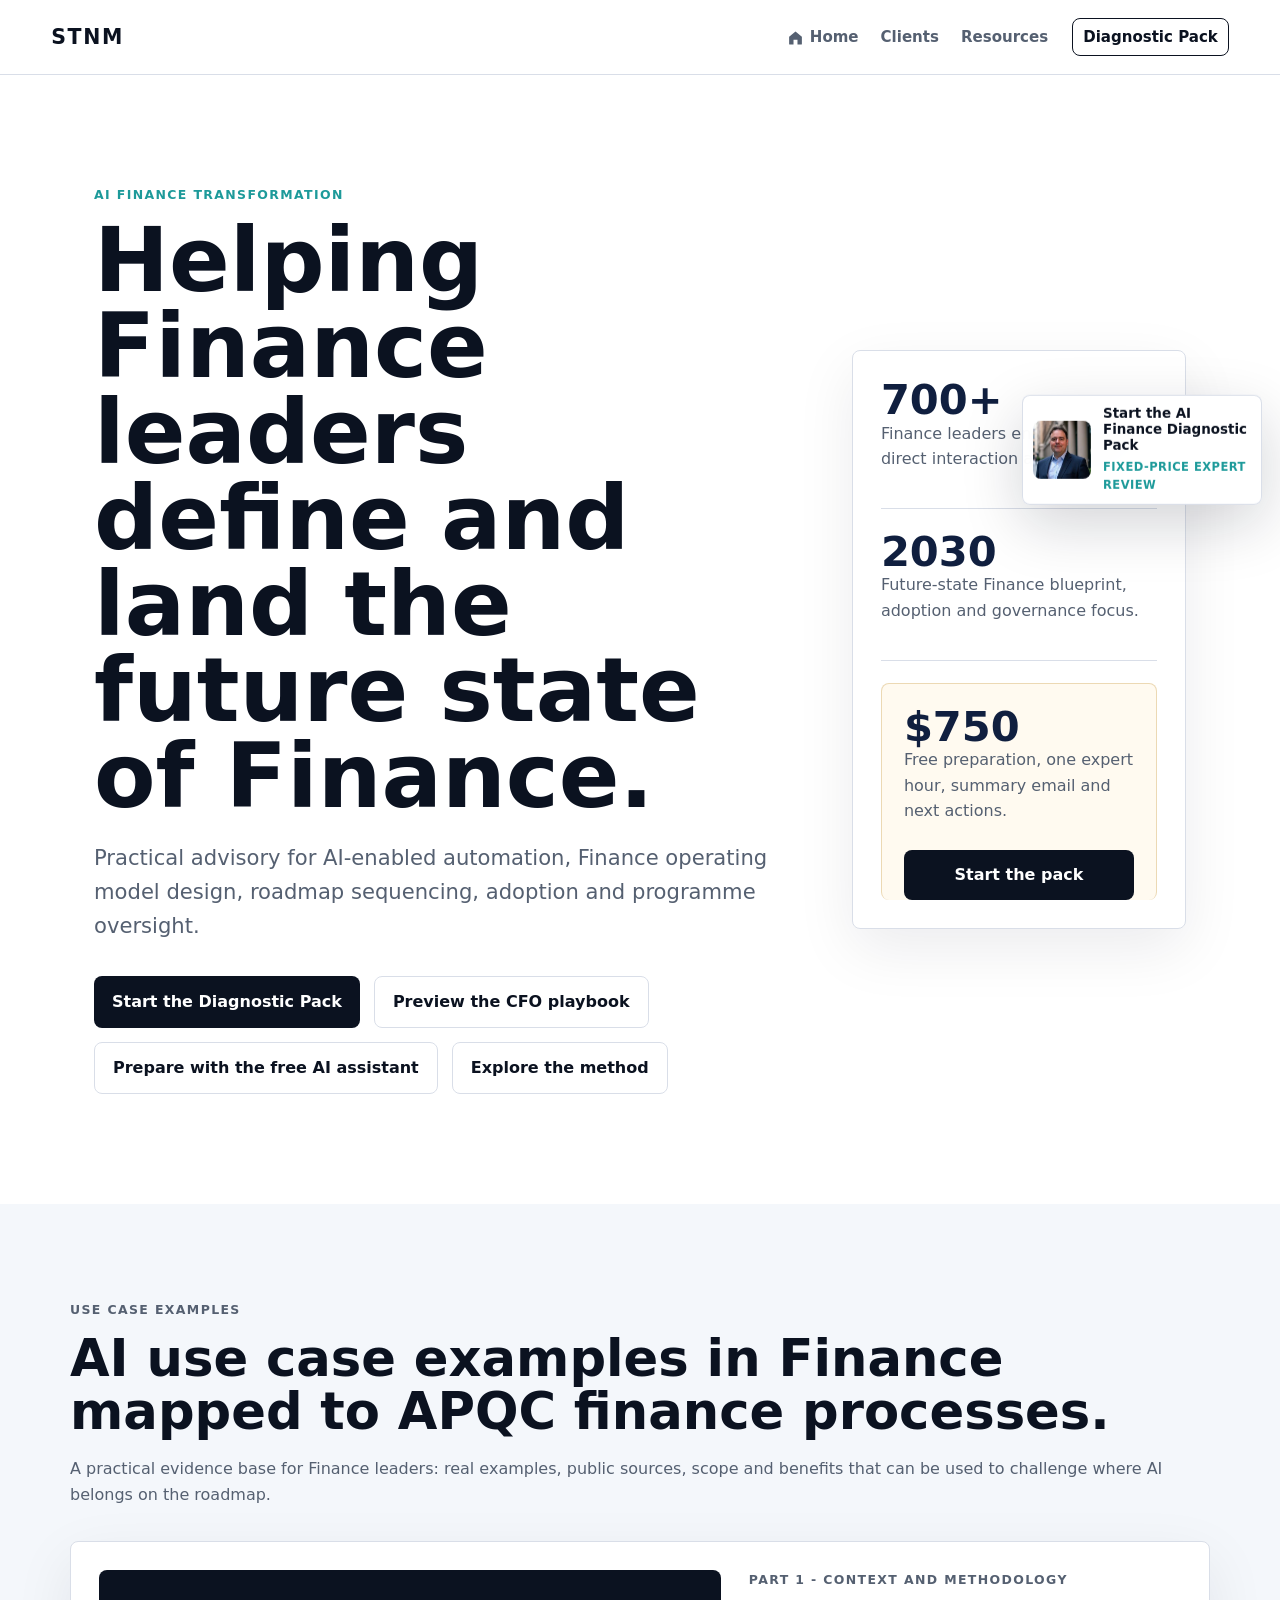
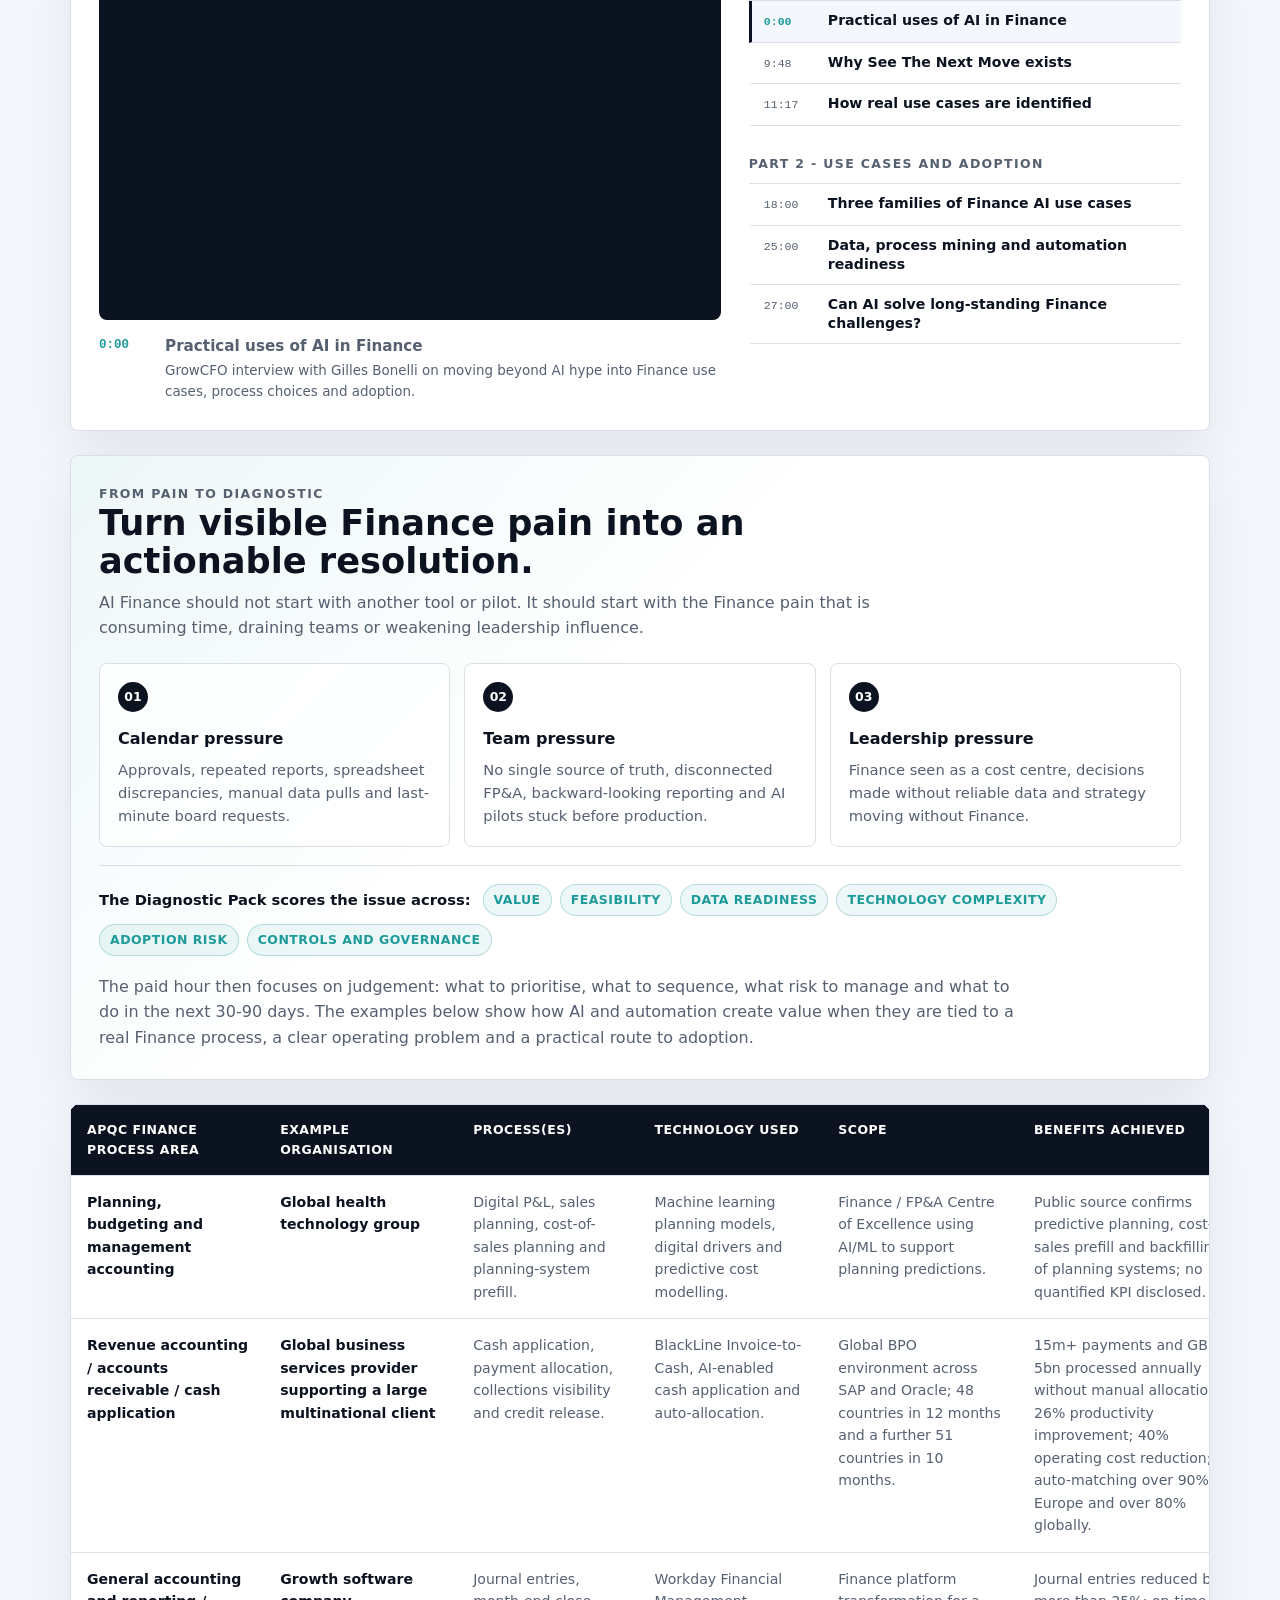
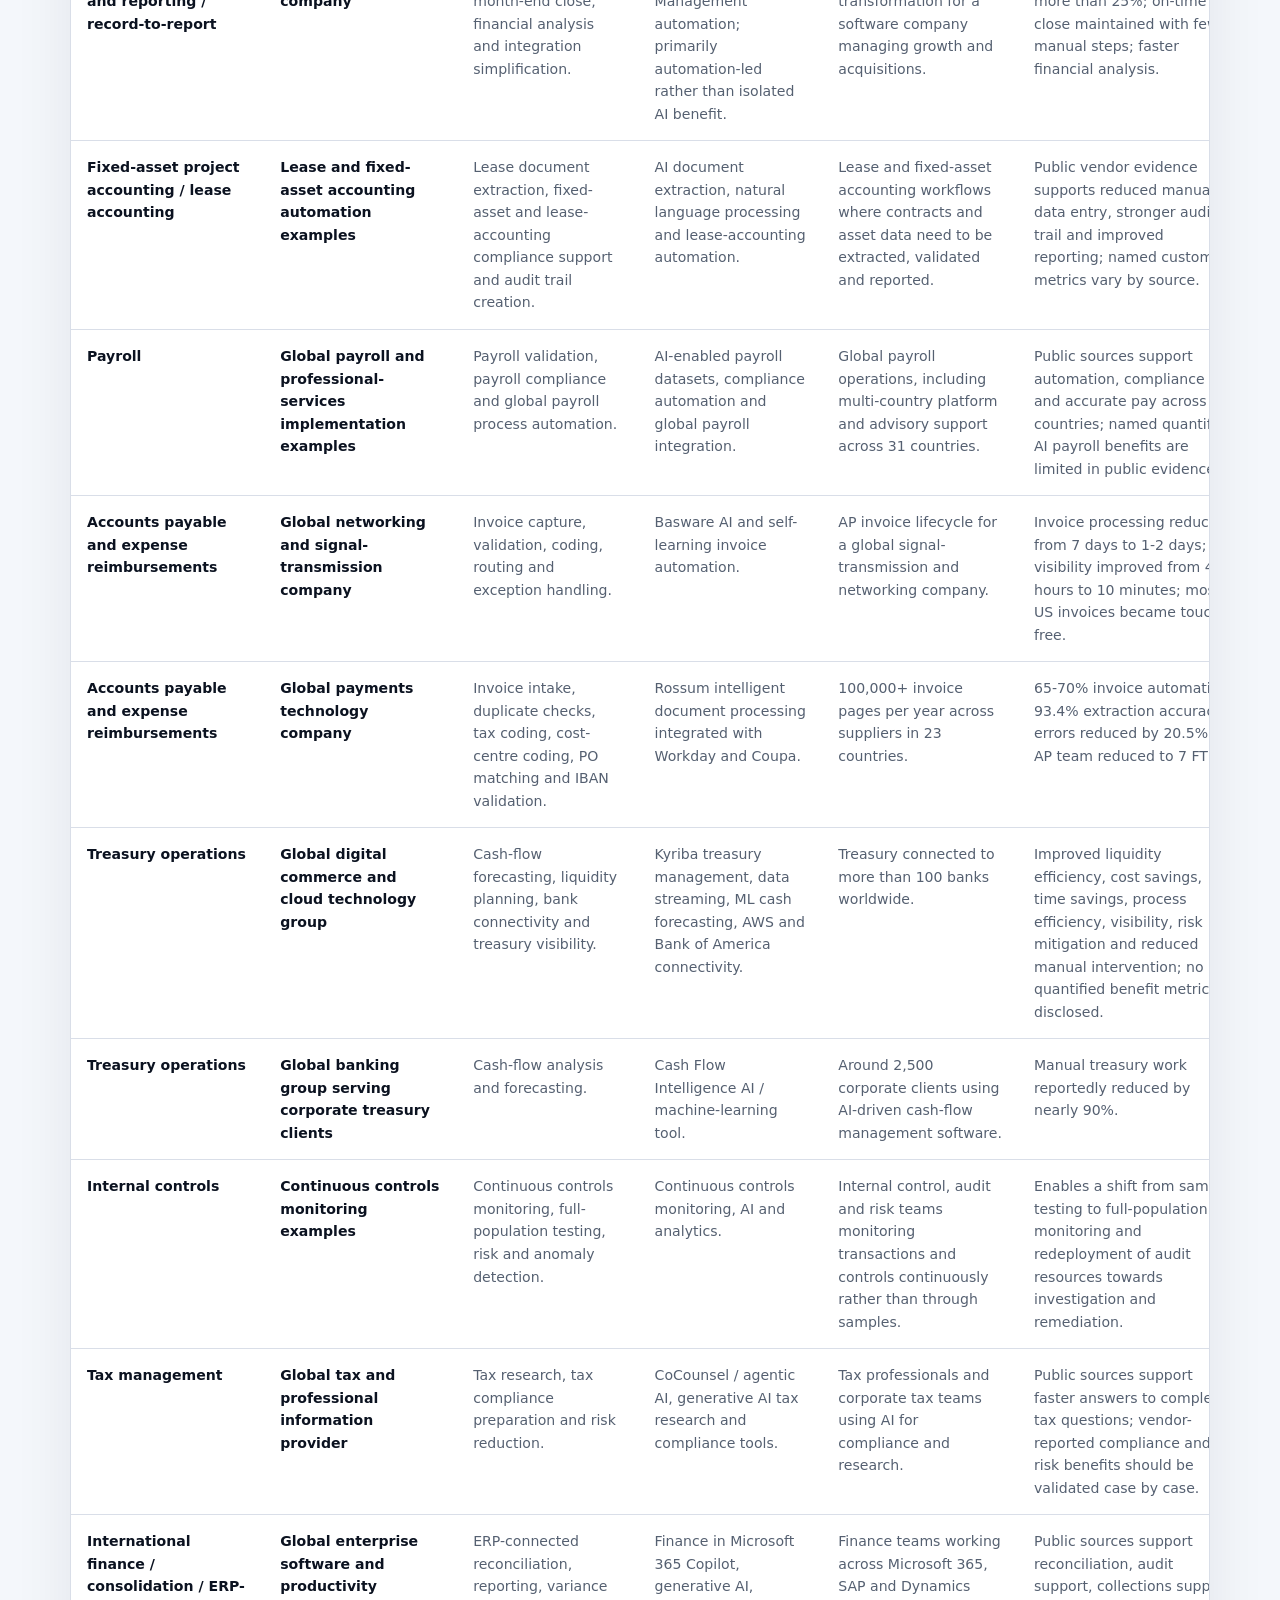
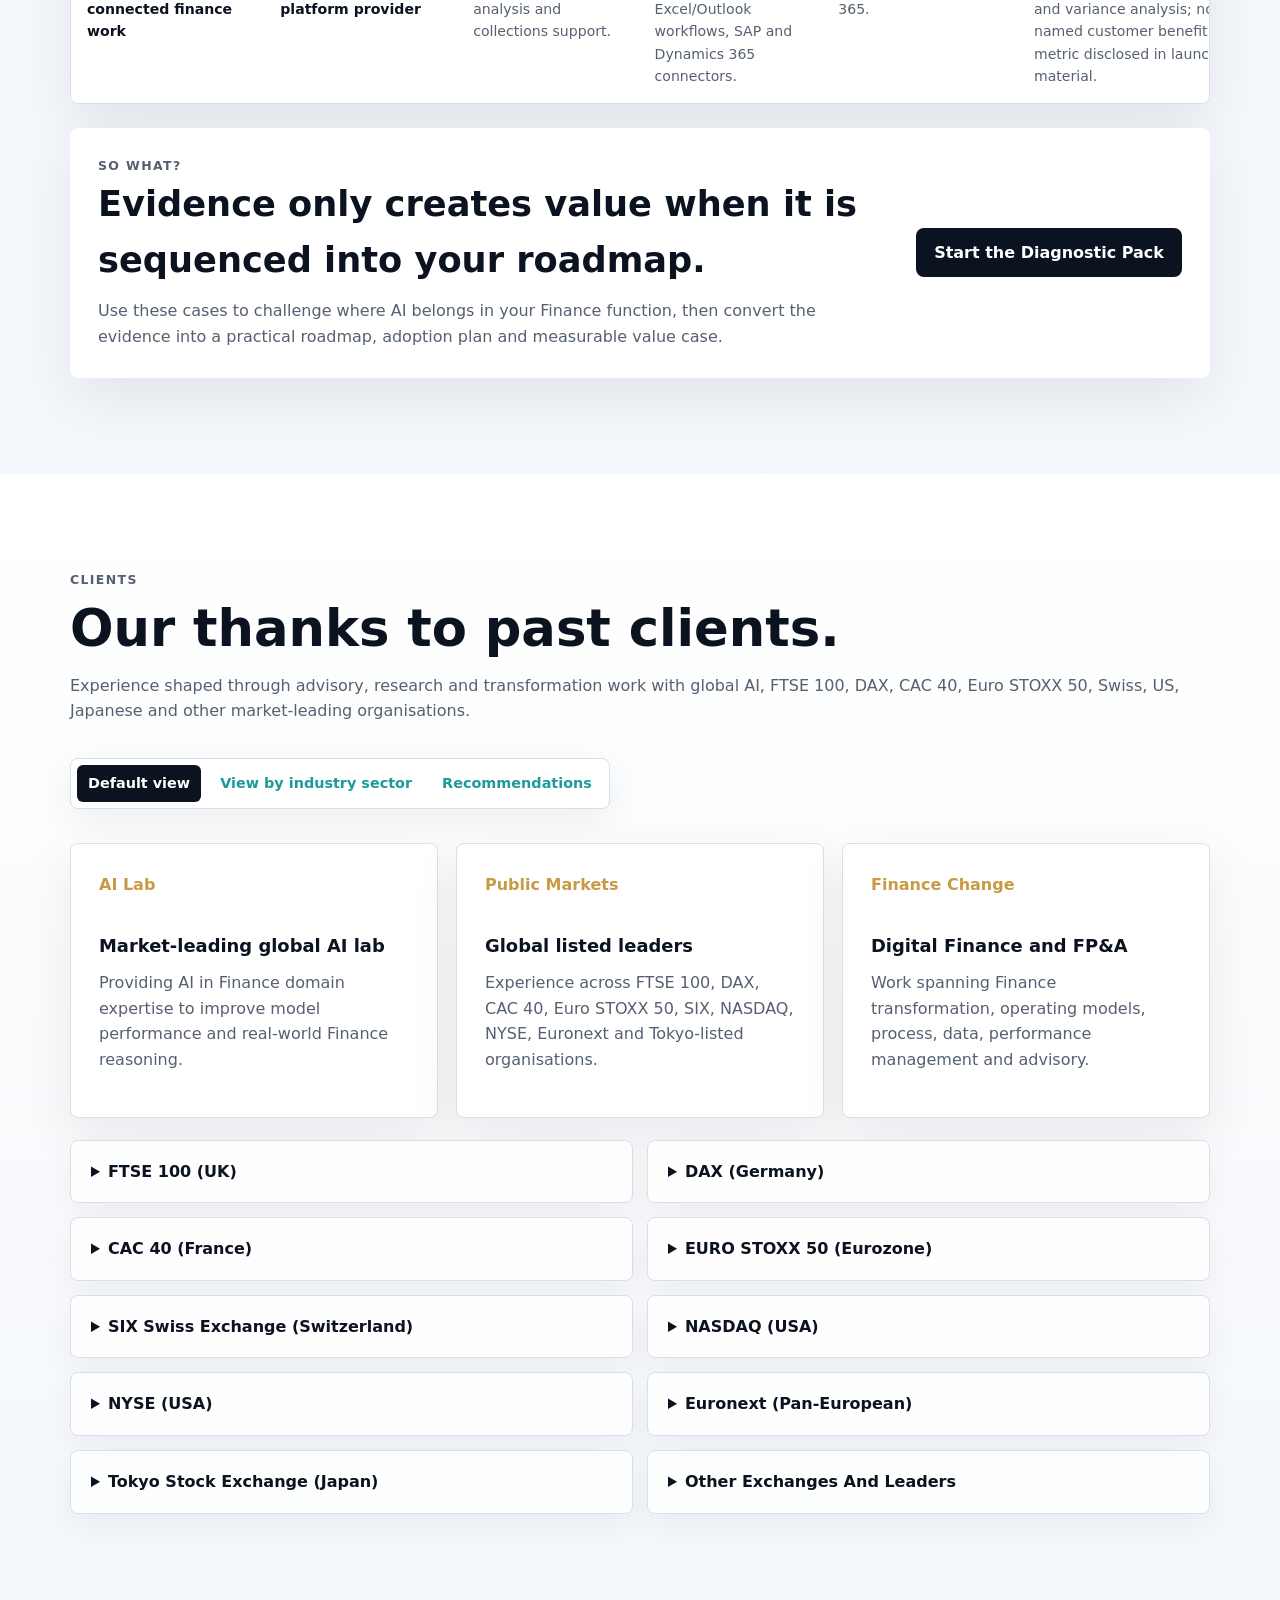
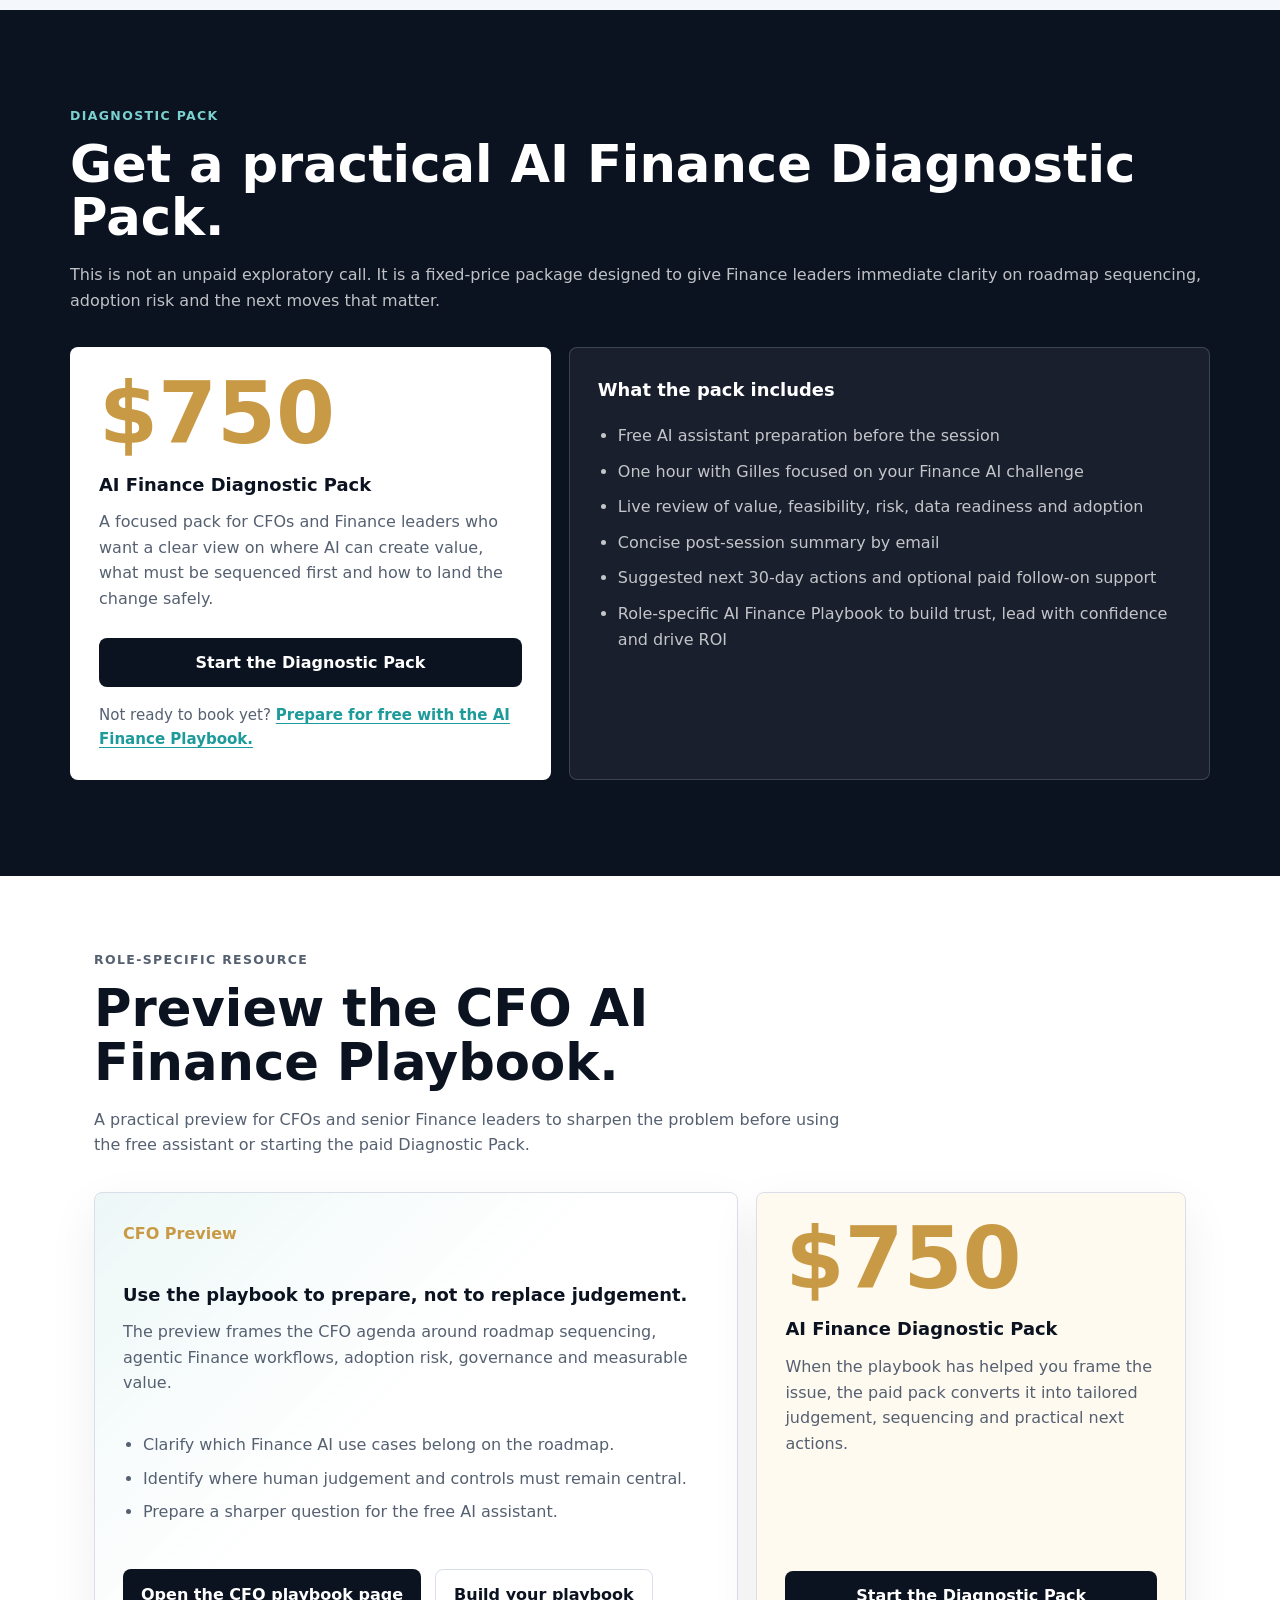
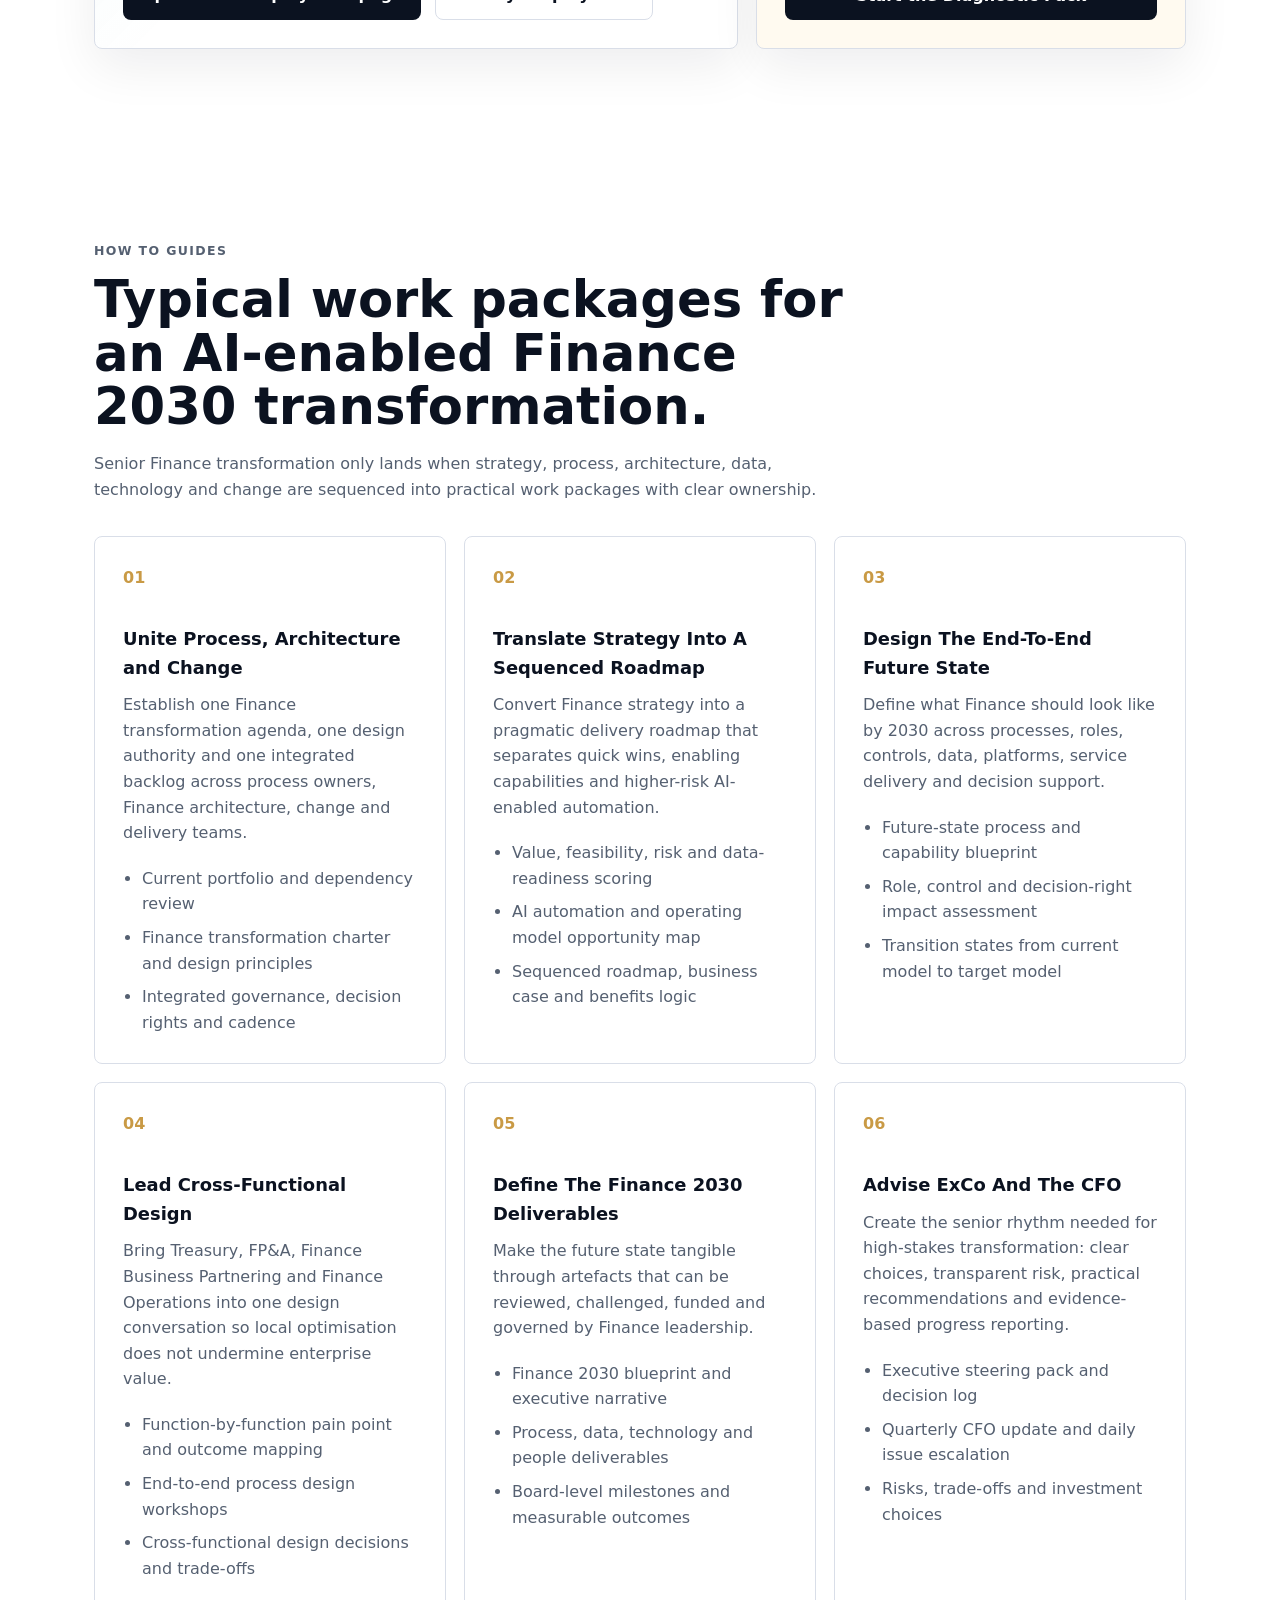
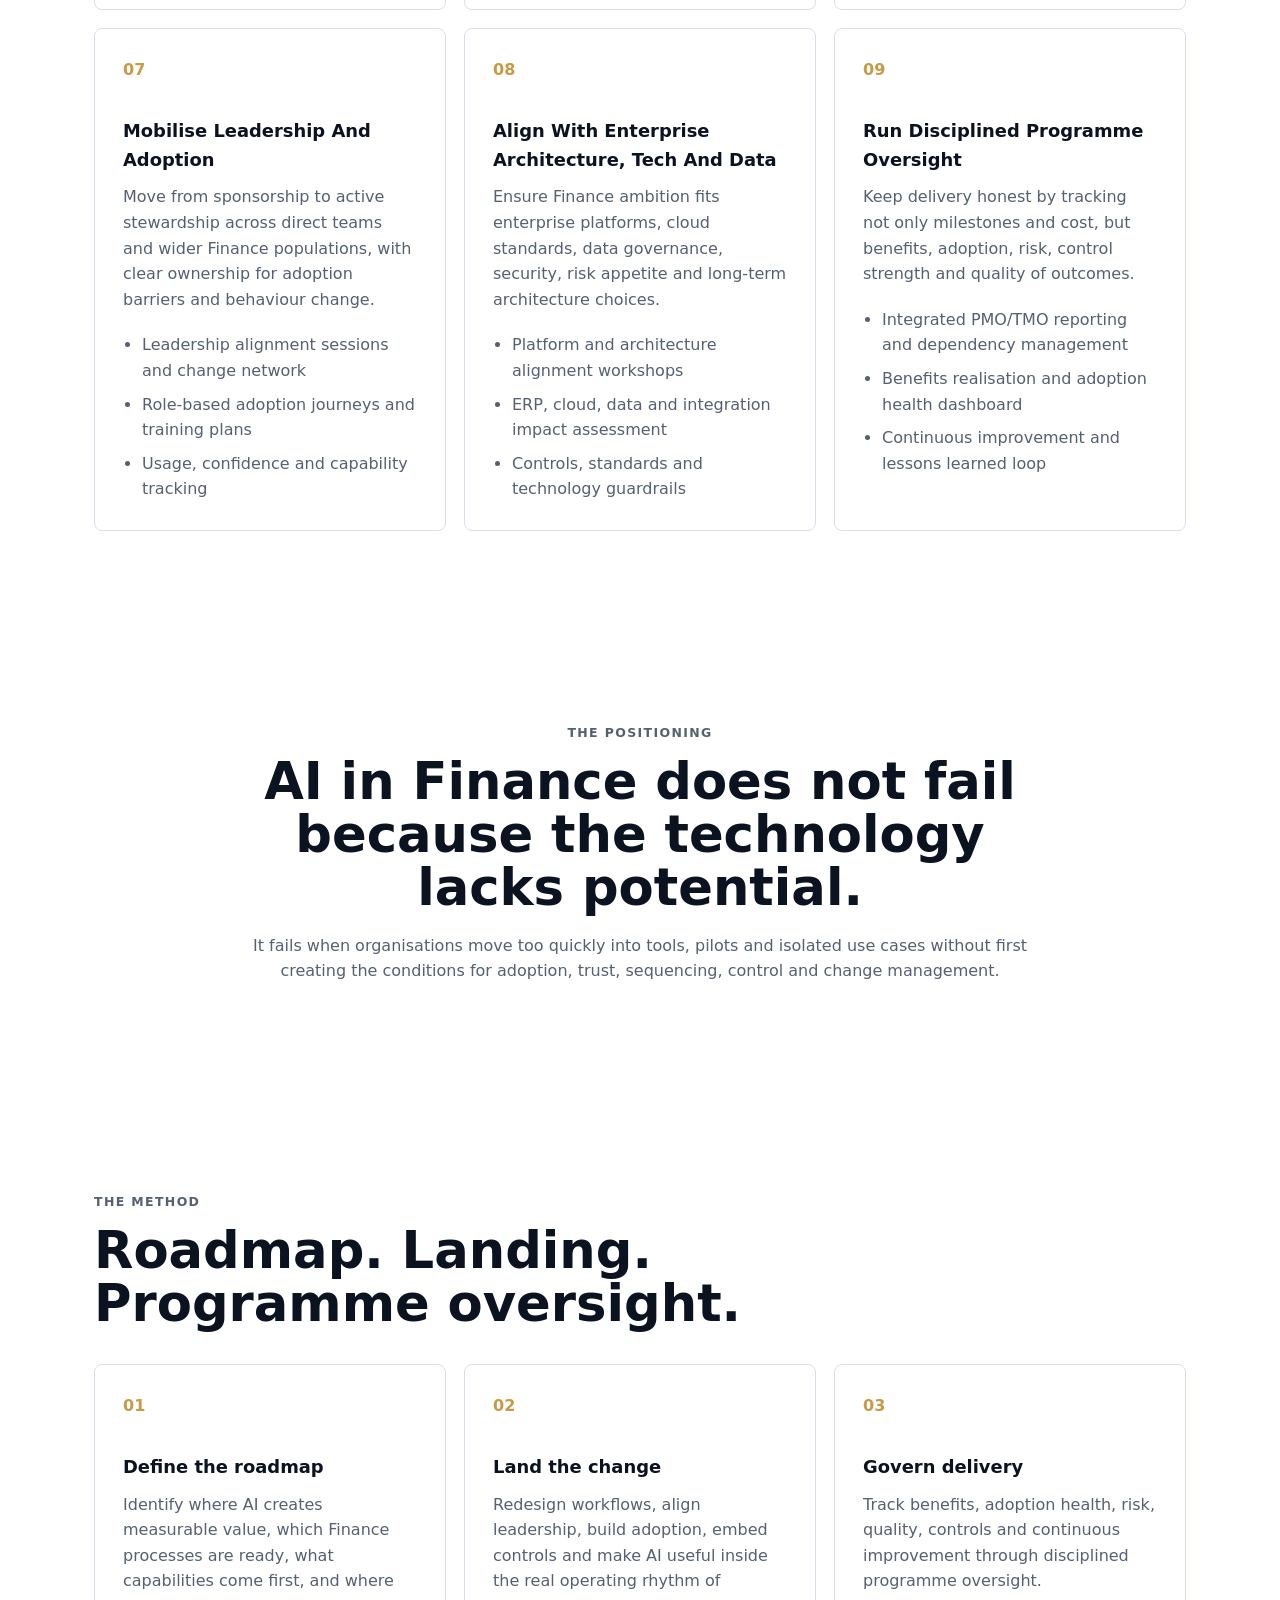
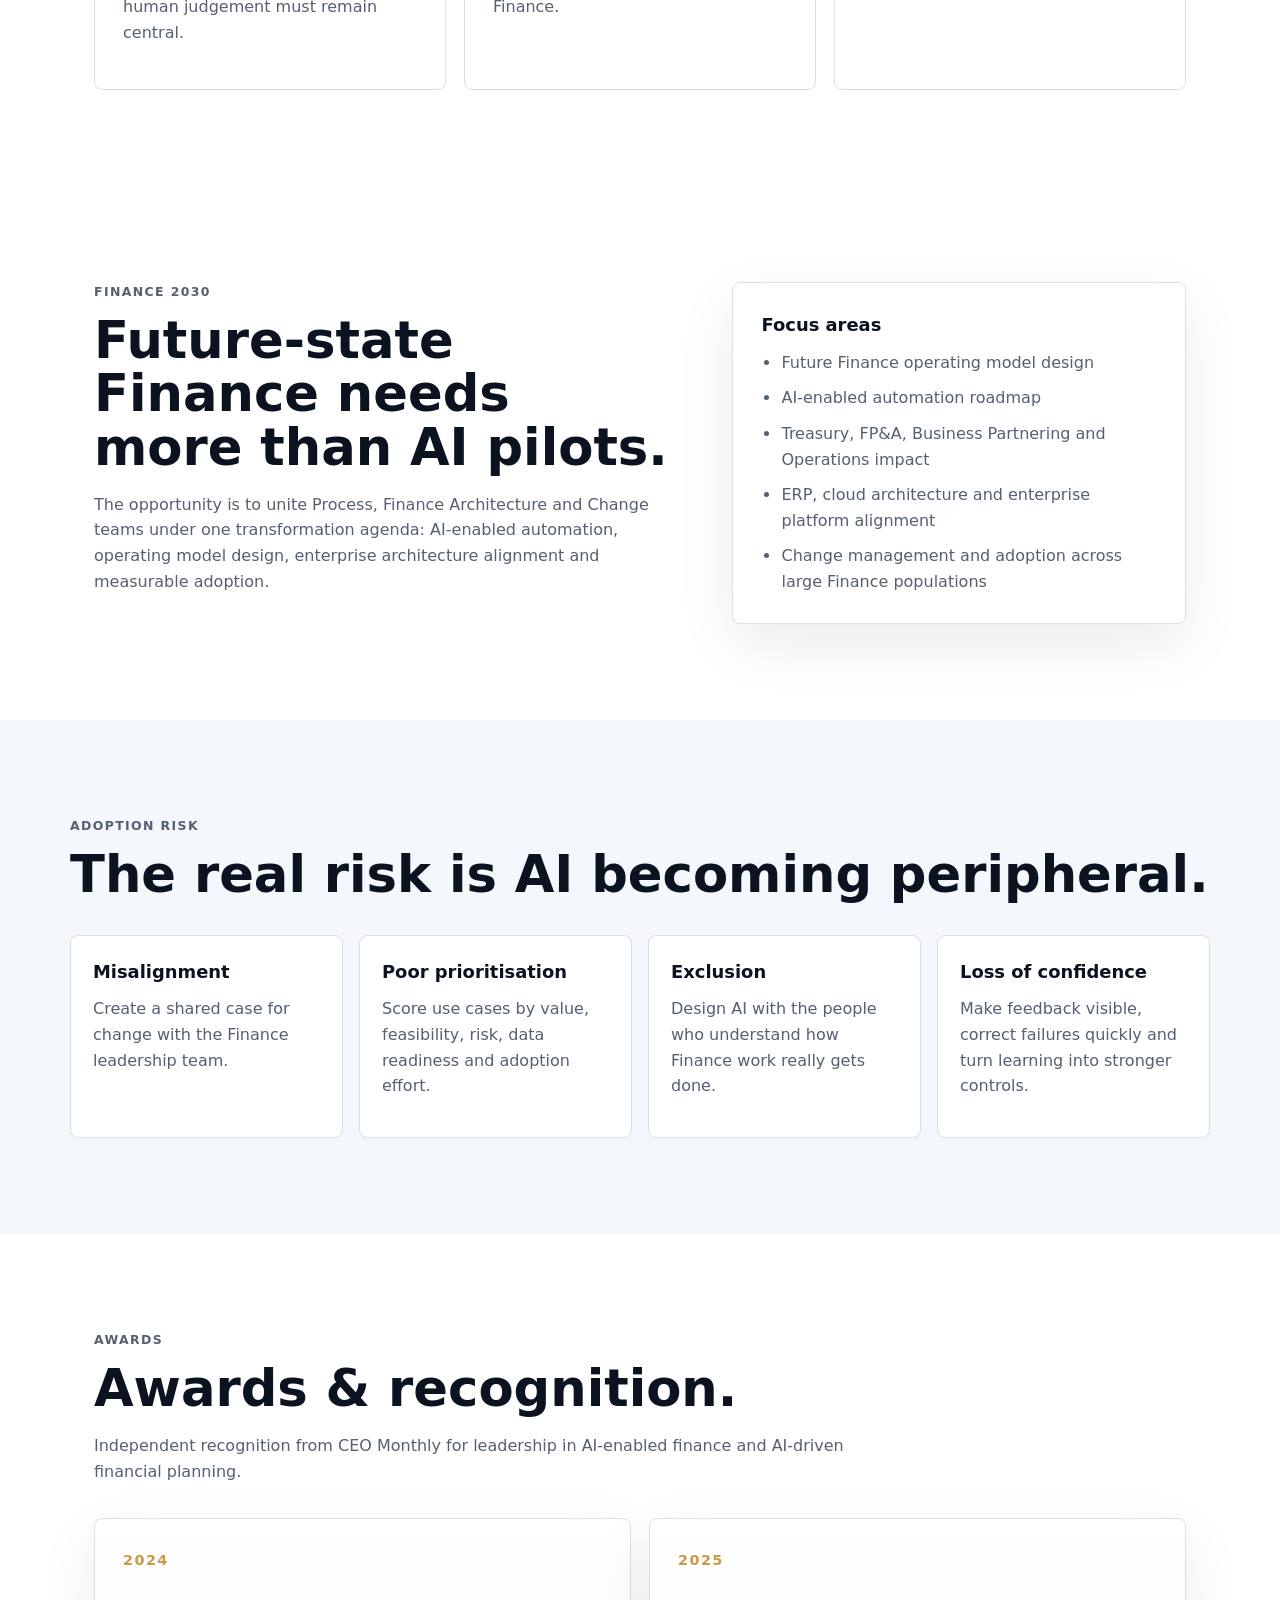
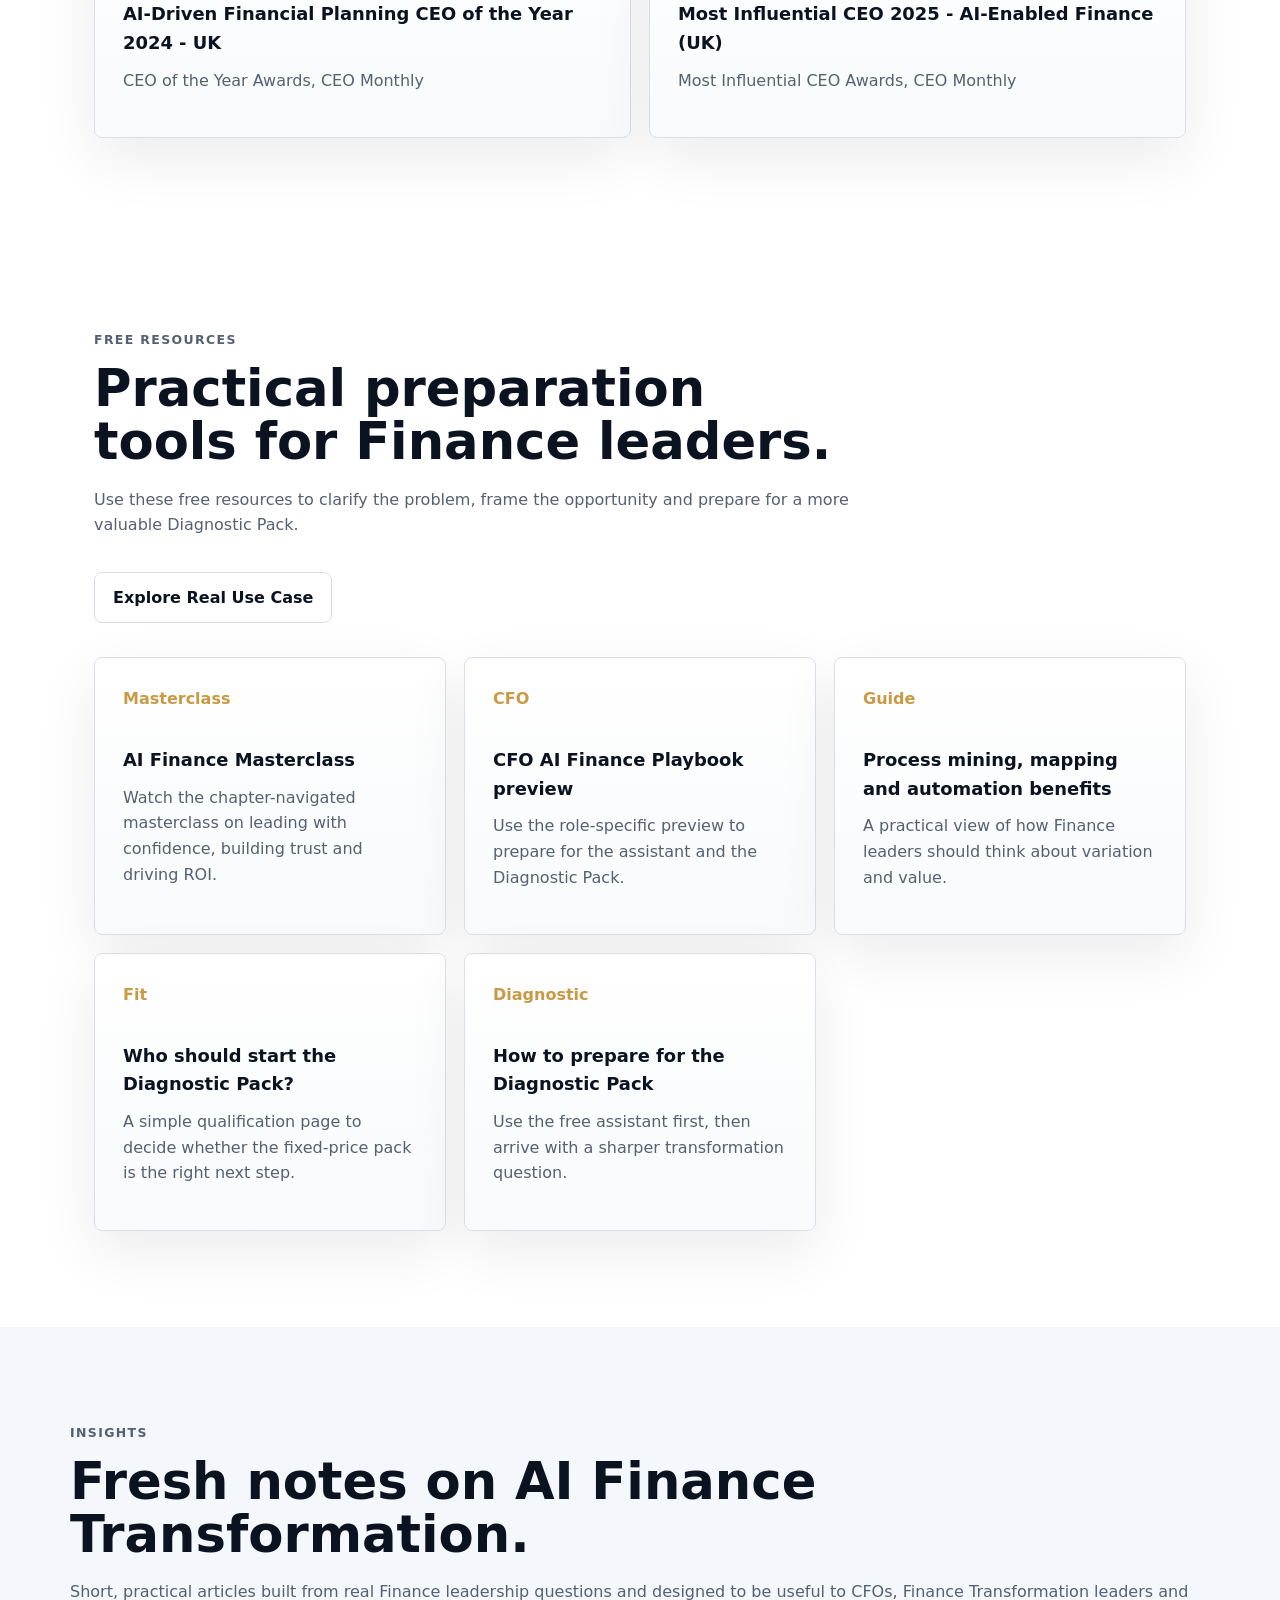
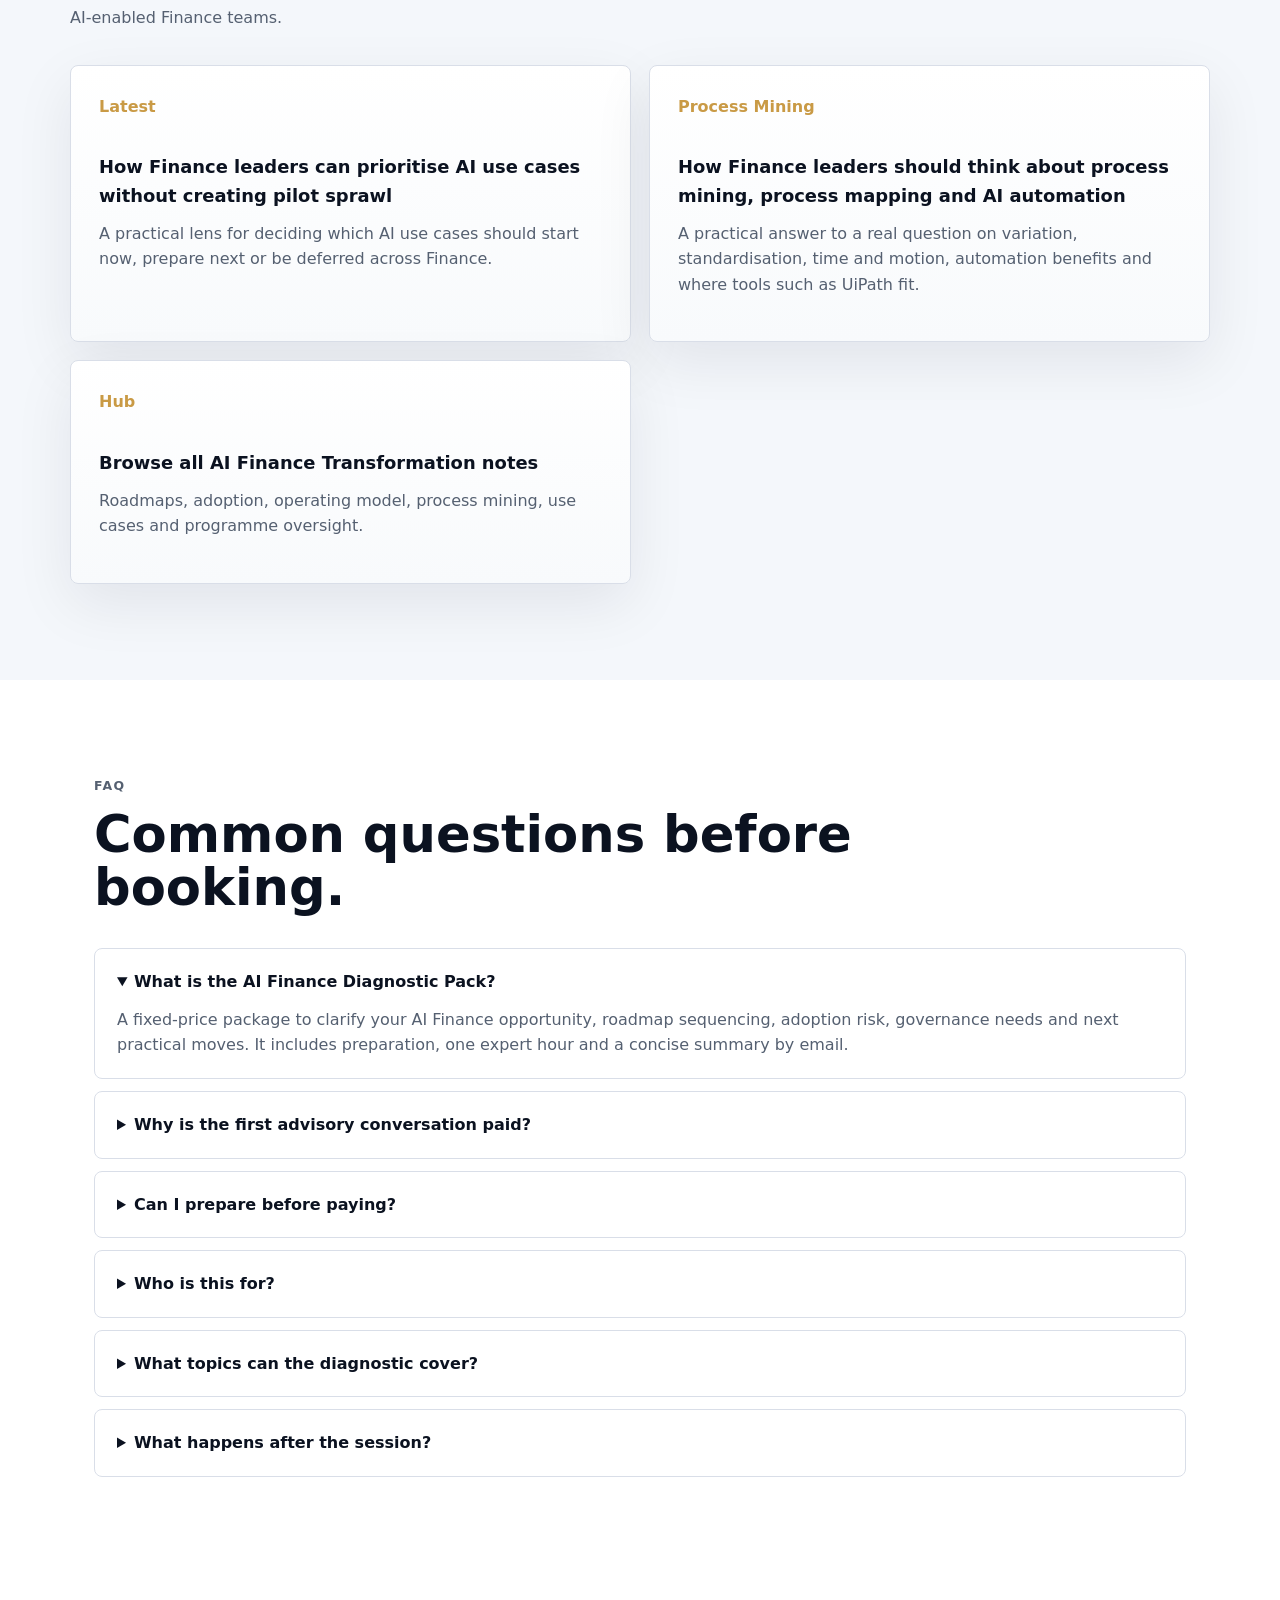
<file: index.html>
<!doctype html>
<html lang="en-GB">
  <head>
    <meta charset="utf-8" />
    <meta name="viewport" content="width=device-width, initial-scale=1" />
    <title>See The Next Move | AI Finance Transformation</title>
    <meta
      name="description"
      content="AI Finance Transformation advisory for Finance leaders defining future-state Finance, operating models, adoption, governance and AI-enabled automation."
    />
    <meta property="og:title" content="See The Next Move | AI Finance Transformation" />
    <meta
      property="og:description"
      content="Helping Finance leaders define, land and govern AI-enabled Finance transformation."
    />
    <meta property="og:type" content="website" />
    <meta name="theme-color" content="#0b1220" />
    <link rel="canonical" href="https://www.seethenextmove.com/" />
    <link rel="stylesheet" href="styles.css" />
    <script type="application/ld+json">
      {
        "@context": "https://schema.org",
        "@graph": [
          {
            "@type": "ProfessionalService",
            "@id": "https://www.seethenextmove.com/#business",
            "name": "See The Next Move",
            "url": "https://www.seethenextmove.com/",
            "description": "AI Finance Transformation advisory for Finance leaders defining future-state Finance, operating models, adoption, governance and AI-enabled automation.",
            "areaServed": "United Kingdom",
            "founder": {
              "@id": "https://www.seethenextmove.com/#gilles-bonelli"
            },
            "sameAs": [
              "https://www.linkedin.com/in/gilles-bonelli-fcca-7181b12/"
            ],
            "makesOffer": {
              "@type": "Offer",
              "name": "AI Finance Diagnostic Pack",
              "price": "750",
              "priceCurrency": "USD",
              "url": "https://calendly.com/gilles-bonelli/applied-ai-coaching-session-clone"
            }
          },
          {
            "@type": "Person",
            "@id": "https://www.seethenextmove.com/#gilles-bonelli",
            "name": "Gilles Bonelli FCCA",
            "jobTitle": "AI Finance Transformation Advisor",
            "url": "https://www.seethenextmove.com/",
            "sameAs": [
              "https://www.linkedin.com/in/gilles-bonelli-fcca-7181b12/"
            ]
          },
          {
            "@type": "WebSite",
            "@id": "https://www.seethenextmove.com/#website",
            "url": "https://www.seethenextmove.com/",
            "name": "See The Next Move",
            "publisher": {
              "@id": "https://www.seethenextmove.com/#business"
            }
          }
        ]
      }
    </script>
    <script type="application/ld+json">
      {
        "@context": "https://schema.org",
        "@type": "FAQPage",
        "mainEntity": [
          {
            "@type": "Question",
            "name": "What is the AI Finance Diagnostic?",
            "acceptedAnswer": {
              "@type": "Answer",
              "text": "A fixed-price diagnostic pack including free assistant preparation, a one-hour expert session, a concise post-session email summary and suggested next actions."
            }
          },
          {
            "@type": "Question",
            "name": "Why is the first advisory conversation paid?",
            "acceptedAnswer": {
              "@type": "Answer",
              "text": "The pack is designed to create immediate value, not act as an exploratory sales call. It protects both sides by making the engagement focused and practical from the start."
            }
          },
          {
            "@type": "Question",
            "name": "Can I prepare before paying?",
            "acceptedAnswer": {
              "@type": "Answer",
              "text": "Yes. Use the free AI Finance Playbook assistant to clarify your challenge, test your thinking and arrive with sharper questions."
            }
          }
        ]
      }
    </script>
  </head>
  <body>
    <a
      class="floating-gpt"
      href="https://calendly.com/gilles-bonelli/applied-ai-coaching-session-clone?utm_source=website&utm_medium=cta&utm_campaign=ai_finance_diagnostic&utm_content=homepage_floating"
      target="_blank"
      rel="noopener noreferrer"
      aria-label="Book the paid AI Finance Diagnostic"
    >
      <img
        src="gilles-chat-avatar.svg"
        alt="Gilles Bonelli"
      />
      <span>
        <strong>Start the AI Finance Diagnostic Pack</strong>
        <small>Fixed-price expert review</small>
      </span>
    </a>

    <header class="site-header">
      <a class="brand" href="index.html" aria-label="See The Next Move home"><span class="brand-wordmark">STNM</span></a>
      <nav class="nav" aria-label="Main navigation">
        <a class="home-link" href="index.html" aria-label="Home">
          <svg aria-hidden="true" viewBox="0 0 24 24"><path d="m3 10.8 9-7.2 9 7.2V21a1 1 0 0 1-1 1h-5.2v-7h-5.6v7H4a1 1 0 0 1-1-1V10.8Z"/></svg>
          <span>Home</span>
        </a>
        <a href="index.html#clients">Clients</a>
        <a href="resources.html">Resources</a>
        <a class="nav-cta" href="ai-finance-diagnostic.html">Diagnostic Pack</a>
      </nav>
    </header>

    <main id="top">
      <section class="hero">
        <div class="hero-copy">
          <p class="eyebrow">AI Finance Transformation</p>
          <h1>Helping Finance leaders define and land the future state of Finance.</h1>
          <p class="lead">
            Practical advisory for AI-enabled automation, Finance operating model design,
            roadmap sequencing, adoption and programme oversight.
          </p>
          <div class="hero-actions">
            <a class="button primary" href="https://calendly.com/gilles-bonelli/applied-ai-coaching-session-clone?utm_source=website&utm_medium=cta&utm_campaign=ai_finance_diagnostic&utm_content=homepage_hero" target="_blank" rel="noopener noreferrer">Start the Diagnostic Pack</a>
            <a class="button secondary" href="cfo-ai-finance-playbook.html">Preview the CFO playbook</a>
            <a
              class="button secondary"
              href="https://chatgpt.com/g/g-67bbc67babd4819199ee183bf8b7588c-ai-finance-playbook-for-finance-leaders"
              target="_blank"
              rel="noopener noreferrer"
            >Prepare with the free AI assistant</a>
            <a class="button secondary" href="#method">Explore the method</a>
          </div>
        </div>
        <aside class="signal-panel" aria-label="Credibility highlights">
          <div>
            <span class="metric">700+</span>
            <p>Finance leaders engaged through direct interaction and research.</p>
          </div>
          <div>
            <span class="metric">2030</span>
            <p>Future-state Finance blueprint, adoption and governance focus.</p>
          </div>
          <div class="panel-cta">
            <span class="metric">$750</span>
            <p>Free preparation, one expert hour, summary email and next actions.</p>
            <a class="button primary" href="https://calendly.com/gilles-bonelli/applied-ai-coaching-session-clone?utm_source=website&utm_medium=cta&utm_campaign=ai_finance_diagnostic&utm_content=homepage_signal_panel" target="_blank" rel="noopener noreferrer">Start the pack</a>
          </div>
        </aside>
      </section>

      <section class="section use-cases-section" id="real-use-cases">
        <div class="section-heading">
          <p class="section-kicker">Use Case Examples</p>
          <h2>AI use case examples in Finance mapped to APQC finance processes.</h2>
          <p>
            A practical evidence base for Finance leaders: real examples, public sources, scope
            and benefits that can be used to challenge where AI belongs on the roadmap.
          </p>
        </div>
        <div class="interview-frame">
          <div>
            <div class="video-frame" aria-label="GrowCFO AI Finance interview video">
              <iframe
                id="growcfo-player"
                src="https://www.youtube.com/embed/las4ugear3s?rel=0&modestbranding=1"
                title="GrowCFO interview with Gilles Bonelli on AI Finance Transformation"
                allow="accelerometer; autoplay; clipboard-write; encrypted-media; gyroscope; picture-in-picture; web-share"
                allowfullscreen>
              </iframe>
            </div>
            <div class="growcfo-now-playing">
              <span class="growcfo-now-ts" id="growcfo-now-ts">0:00</span>
              <div>
                <p class="growcfo-now-title" id="growcfo-now-title">Practical uses of AI in Finance</p>
                <p class="growcfo-now-desc" id="growcfo-now-desc">GrowCFO interview with Gilles Bonelli on moving beyond AI hype into Finance use cases, process choices and adoption.</p>
              </div>
            </div>
          </div>
          <div class="growcfo-chapters" aria-label="GrowCFO interview chapters">
            <p class="growcfo-part-label">Part 1 - Context and methodology</p>
            <ul class="growcfo-chapter-list">
              <li><button class="growcfo-chapter-btn active" type="button" data-start="0" data-ts="0:00" data-title="Practical uses of AI in Finance" data-desc="GrowCFO interview with Gilles Bonelli on moving beyond AI hype into Finance use cases, process choices and adoption."><span class="growcfo-chapter-ts">0:00</span><span class="growcfo-chapter-name">Practical uses of AI in Finance</span></button></li>
              <li><button class="growcfo-chapter-btn" type="button" data-start="588" data-ts="9:48" data-title="Why See The Next Move exists" data-desc="The mission: cut through AI hype and help Finance leaders identify real use cases that can be sequenced and implemented."><span class="growcfo-chapter-ts">9:48</span><span class="growcfo-chapter-name">Why See The Next Move exists</span></button></li>
              <li><button class="growcfo-chapter-btn" type="button" data-start="677" data-ts="11:17" data-title="How real use cases are identified" data-desc="How practitioner insight and a finance network are used to separate credible use cases from generic AI claims."><span class="growcfo-chapter-ts">11:17</span><span class="growcfo-chapter-name">How real use cases are identified</span></button></li>
            </ul>
            <p class="growcfo-part-label second">Part 2 - Use cases and adoption</p>
            <ul class="growcfo-chapter-list">
              <li><button class="growcfo-chapter-btn" type="button" data-start="1080" data-ts="18:00" data-title="Three families of Finance AI use cases" data-desc="Personal and team productivity, new AI-enabled capabilities, and process optimisation across Finance workflows."><span class="growcfo-chapter-ts">18:00</span><span class="growcfo-chapter-name">Three families of Finance AI use cases</span></button></li>
              <li><button class="growcfo-chapter-btn" type="button" data-start="1500" data-ts="25:00" data-title="Data, process mining and automation readiness" data-desc="Why data quality, process variation and workflow design matter before AI can scale safely in Finance."><span class="growcfo-chapter-ts">25:00</span><span class="growcfo-chapter-name">Data, process mining and automation readiness</span></button></li>
              <li><button class="growcfo-chapter-btn" type="button" data-start="1620" data-ts="27:00" data-title="Can AI solve long-standing Finance challenges?" data-desc="A closing challenge on month-end, forecasting and the Finance problems that technology alone has not solved."><span class="growcfo-chapter-ts">27:00</span><span class="growcfo-chapter-name">Can AI solve long-standing Finance challenges?</span></button></li>
            </ul>
          </div>
        </div>
        <div class="use-case-table-wrap" role="region" aria-label="AI use case examples in Finance" tabindex="0">
          <table class="use-case-table">
            <thead>
              <tr>
                <th>APQC finance process area</th>
                <th>Example organisation</th>
                <th>Process(es)</th>
                <th>Technology used</th>
                <th>Scope</th>
                <th>Benefits achieved</th>
              </tr>
            </thead>
            <tbody>
              <tr>
                <td>Planning, budgeting and management accounting</td>
                <td>Global health technology group</td>
                <td>Digital P&amp;L, sales planning, cost-of-sales planning and planning-system prefill.</td>
                <td>Machine learning planning models, digital drivers and predictive cost modelling.</td>
                <td>Finance / FP&amp;A Centre of Excellence using AI/ML to support planning predictions.</td>
                <td>Public source confirms predictive planning, cost-of-sales prefill and backfilling of planning systems; no quantified KPI disclosed.</td>
              </tr>
              <tr>
                <td>Revenue accounting / accounts receivable / cash application</td>
                <td>Global business services provider supporting a large multinational client</td>
                <td>Cash application, payment allocation, collections visibility and credit release.</td>
                <td>BlackLine Invoice-to-Cash, AI-enabled cash application and auto-allocation.</td>
                <td>Global BPO environment across SAP and Oracle; 48 countries in 12 months and a further 51 countries in 10 months.</td>
                <td>15m+ payments and GBP 5bn processed annually without manual allocation; 26% productivity improvement; 40% operating cost reduction; auto-matching over 90% in Europe and over 80% globally.</td>
              </tr>
              <tr>
                <td>General accounting and reporting / record-to-report</td>
                <td>Growth software company</td>
                <td>Journal entries, month-end close, financial analysis and integration simplification.</td>
                <td>Workday Financial Management automation; primarily automation-led rather than isolated AI benefit.</td>
                <td>Finance platform transformation for a software company managing growth and acquisitions.</td>
                <td>Journal entries reduced by more than 25%; on-time close maintained with fewer manual steps; faster financial analysis.</td>
              </tr>
              <tr>
                <td>Fixed-asset project accounting / lease accounting</td>
                <td>Lease and fixed-asset accounting automation examples</td>
                <td>Lease document extraction, fixed-asset and lease-accounting compliance support and audit trail creation.</td>
                <td>AI document extraction, natural language processing and lease-accounting automation.</td>
                <td>Lease and fixed-asset accounting workflows where contracts and asset data need to be extracted, validated and reported.</td>
                <td>Public vendor evidence supports reduced manual data entry, stronger audit trail and improved reporting; named customer metrics vary by source.</td>
              </tr>
              <tr>
                <td>Payroll</td>
                <td>Global payroll and professional-services implementation examples</td>
                <td>Payroll validation, payroll compliance and global payroll process automation.</td>
                <td>AI-enabled payroll datasets, compliance automation and global payroll integration.</td>
                <td>Global payroll operations, including multi-country platform and advisory support across 31 countries.</td>
                <td>Public sources support automation, compliance and accurate pay across countries; named quantified AI payroll benefits are limited in public evidence.</td>
              </tr>
              <tr>
                <td>Accounts payable and expense reimbursements</td>
                <td>Global networking and signal-transmission company</td>
                <td>Invoice capture, validation, coding, routing and exception handling.</td>
                <td>Basware AI and self-learning invoice automation.</td>
                <td>AP invoice lifecycle for a global signal-transmission and networking company.</td>
                <td>Invoice processing reduced from 7 days to 1-2 days; visibility improved from 48 hours to 10 minutes; most US invoices became touch-free.</td>
              </tr>
              <tr>
                <td>Accounts payable and expense reimbursements</td>
                <td>Global payments technology company</td>
                <td>Invoice intake, duplicate checks, tax coding, cost-centre coding, PO matching and IBAN validation.</td>
                <td>Rossum intelligent document processing integrated with Workday and Coupa.</td>
                <td>100,000+ invoice pages per year across suppliers in 23 countries.</td>
                <td>65-70% invoice automation; 93.4% extraction accuracy; errors reduced by 20.5%; AP team reduced to 7 FTE.</td>
              </tr>
              <tr>
                <td>Treasury operations</td>
                <td>Global digital commerce and cloud technology group</td>
                <td>Cash-flow forecasting, liquidity planning, bank connectivity and treasury visibility.</td>
                <td>Kyriba treasury management, data streaming, ML cash forecasting, AWS and Bank of America connectivity.</td>
                <td>Treasury connected to more than 100 banks worldwide.</td>
                <td>Improved liquidity efficiency, cost savings, time savings, process efficiency, visibility, risk mitigation and reduced manual intervention; no quantified benefit metric disclosed.</td>
              </tr>
              <tr>
                <td>Treasury operations</td>
                <td>Global banking group serving corporate treasury clients</td>
                <td>Cash-flow analysis and forecasting.</td>
                <td>Cash Flow Intelligence AI / machine-learning tool.</td>
                <td>Around 2,500 corporate clients using AI-driven cash-flow management software.</td>
                <td>Manual treasury work reportedly reduced by nearly 90%.</td>
              </tr>
              <tr>
                <td>Internal controls</td>
                <td>Continuous controls monitoring examples</td>
                <td>Continuous controls monitoring, full-population testing, risk and anomaly detection.</td>
                <td>Continuous controls monitoring, AI and analytics.</td>
                <td>Internal control, audit and risk teams monitoring transactions and controls continuously rather than through samples.</td>
                <td>Enables a shift from sample testing to full-population monitoring and redeployment of audit resources towards investigation and remediation.</td>
              </tr>
              <tr>
                <td>Tax management</td>
                <td>Global tax and professional information provider</td>
                <td>Tax research, tax compliance preparation and risk reduction.</td>
                <td>CoCounsel / agentic AI, generative AI tax research and compliance tools.</td>
                <td>Tax professionals and corporate tax teams using AI for compliance and research.</td>
                <td>Public sources support faster answers to complex tax questions; vendor-reported compliance and risk benefits should be validated case by case.</td>
              </tr>
              <tr>
                <td>International finance / consolidation / ERP-connected finance work</td>
                <td>Global enterprise software and productivity platform provider</td>
                <td>ERP-connected reconciliation, reporting, variance analysis and collections support.</td>
                <td>Finance in Microsoft 365 Copilot, generative AI, Excel/Outlook workflows, SAP and Dynamics 365 connectors.</td>
                <td>Finance teams working across Microsoft 365, SAP and Dynamics 365.</td>
                <td>Public sources support reconciliation, audit support, collections support and variance analysis; no named customer benefit metric disclosed in launch material.</td>
              </tr>
            </tbody>
          </table>
        </div>
        <div class="use-case-cta">
          <div>
            <p class="section-kicker">So what?</p>
            <h3>Evidence only creates value when it is sequenced into your roadmap.</h3>
            <p>
              Use these cases to challenge where AI belongs in your Finance function, then convert
              the evidence into a practical roadmap, adoption plan and measurable value case.
            </p>
          </div>
          <a class="button primary" href="https://calendly.com/gilles-bonelli/applied-ai-coaching-session-clone?utm_source=website&utm_medium=cta&utm_campaign=ai_finance_diagnostic&utm_content=real_use_cases" target="_blank" rel="noopener noreferrer">Start the Diagnostic Pack</a>
        </div>
      </section>

      <section class="section clients-section" id="clients">
        <div class="section-heading">
          <p class="section-kicker">Clients</p>
          <h2>Our thanks to past clients.</h2>
          <p>
            Experience shaped through advisory, research and transformation work with global AI,
            FTSE 100, DAX, CAC 40, Euro STOXX 50, Swiss, US, Japanese and other market-leading
            organisations.
          </p>
          <div class="view-switch" aria-label="Client view switcher">
            <span class="view-switch-current">Default view</span>
            <a href="clients-by-sector.html">View by industry sector</a>
            <a href="https://www.linkedin.com/in/gilles-bonelli-fcca-7181b12/details/recommendations/" target="_blank" rel="noopener noreferrer">Recommendations</a>
          </div>
        </div>

        <div class="client-proof-grid">
          <article class="client-proof-card">
            <span class="step">AI Lab</span>
            <h3>Market-leading global AI lab</h3>
            <p>Providing AI in Finance domain expertise to improve model performance and real-world Finance reasoning.</p>
          </article>
          <article class="client-proof-card">
            <span class="step">Public Markets</span>
            <h3>Global listed leaders</h3>
            <p>Experience across FTSE 100, DAX, CAC 40, Euro STOXX 50, SIX, NASDAQ, NYSE, Euronext and Tokyo-listed organisations.</p>
          </article>
          <article class="client-proof-card">
            <span class="step">Finance Change</span>
            <h3>Digital Finance and FP&amp;A</h3>
            <p>Work spanning Finance transformation, operating models, process, data, performance management and advisory.</p>
          </article>
        </div>

        <div class="client-market-grid">
          <details>
            <summary>FTSE 100 (UK)</summary>
            <ul>
              <li>A British-Swedish multinational pharmaceutical company.</li>
              <li>A British multinational oil and gas company.</li>
              <li>A multinational tobacco company.</li>
              <li>A British multinational pharmaceutical company.</li>
              <li>A British multinational tobacco company.</li>
              <li>A British multinational electricity and gas utility company.</li>
              <li>A British-Australian multinational metals and mining corporation.</li>
              <li>A British multinational engineering company.</li>
              <li>A British-Dutch multinational oil and gas company.</li>
              <li>A British multinational medical equipment manufacturing company.</li>
              <li>A British multinational groceries and general merchandise retailer.</li>
              <li>A British multinational telecommunications company.</li>
            </ul>
          </details>

          <details>
            <summary>DAX (Germany)</summary>
            <ul>
              <li>A German multinational chemical company.</li>
              <li>A German multinational pharmaceutical and life sciences company.</li>
              <li>A German telecommunications company.</li>
              <li>A German company specialising in medical equipment for renal and other chronic conditions.</li>
            </ul>
          </details>

          <details>
            <summary>CAC 40 (France)</summary>
            <ul>
              <li>A French multinational information technology service and consulting company.</li>
              <li>A French multinational electric utility company.</li>
              <li>A French multinational pharmaceutical company.</li>
              <li>A French multinational tyre manufacturer.</li>
              <li>A French multinational company with activities in water management, waste management and energy services.</li>
              <li>A French multinational company that designs and builds electrical systems and provides services for aerospace, defence, transportation and security markets.</li>
              <li>A French software company known for 3D design, 3D digital mock-up and product lifecycle management software.</li>
            </ul>
          </details>

          <details>
            <summary>EURO STOXX 50 (Eurozone)</summary>
            <ul>
              <li>A Dutch company that develops and produces advanced lithography systems for the semiconductor industry.</li>
            </ul>
          </details>

          <details>
            <summary>SIX Swiss Exchange (Switzerland)</summary>
            <ul>
              <li>A multinational corporation specialising in robotics, power and automation technologies.</li>
              <li>A Swiss specialty chemicals company.</li>
              <li>A global leader in building materials and solutions.</li>
              <li>A Swiss multinational food and beverage company.</li>
              <li>A Swiss multinational pharmaceutical company.</li>
            </ul>
          </details>

          <details>
            <summary>NASDAQ (USA)</summary>
            <ul>
              <li>An American software company that provides cloud-based solutions for finance and accounting.</li>
              <li>A Dutch online travel agency specialising in lodging reservations.</li>
              <li>A French technology company that specialises in digital advertising and marketing.</li>
              <li>An American multinational corporation that develops and markets networking products.</li>
            </ul>
          </details>

          <details>
            <summary>NYSE (USA)</summary>
            <ul>
              <li>An American multinational beverage corporation.</li>
              <li>A division of an American industrial group producing power generation and distribution equipment.</li>
              <li>An American multinational pharmaceutical corporation.</li>
            </ul>
          </details>

          <details>
            <summary>Euronext (Pan-European)</summary>
            <ul>
              <li>A Portuguese electric utilities company.</li>
              <li>A Swedish multinational home appliance manufacturer.</li>
              <li>A service company providing vehicle rental services.</li>
              <li>A French multinational company that specialises in the production and processing of industrial minerals.</li>
            </ul>
          </details>

          <details>
            <summary>Tokyo Stock Exchange (Japan)</summary>
            <ul>
              <li>A Japanese multinational information technology equipment and services company.</li>
              <li>A Japanese multinational pharmaceutical company.</li>
            </ul>
          </details>

          <details>
            <summary>Other Exchanges And Leaders</summary>
            <ul>
              <li>A South African bank providing a variety of banking and financial services.</li>
              <li>A Norwegian multinational energy company.</li>
              <li>A Belgian chemical company.</li>
              <li>The state-owned provider of postal services in the Republic of Ireland.</li>
              <li>An Irish-headquartered global health care products company and manufacturer of medical devices and supplies.</li>
              <li>A French aerospace and defence company.</li>
              <li>An Irish state-owned electric power company.</li>
              <li>A British software company that provides cloud-based solutions for financial management and accounting.</li>
              <li>A British engineering company that specialises in valve and fluid technology.</li>
              <li>A British satellite telecommunications company.</li>
              <li>A British company that operates high-end department stores.</li>
              <li>A British company that specialises in the delivery of essential public services.</li>
              <li>A German multinational conglomerate active in industry, energy, healthcare and infrastructure.</li>
              <li>A British media and telecommunications conglomerate.</li>
              <li>A multinational food packaging and processing company.</li>
              <li>A local government body responsible for the transport system in Greater London.</li>
              <li>A travel technology company providing distribution, technology, payment and other solutions for the travel and tourism industry.</li>
              <li>A company that provides integrated record-to-report software solutions for the office of finance.</li>
            </ul>
          </details>
        </div>
      </section>

      <section class="section diagnostic" id="diagnostic">
        <div class="section-heading">
          <p class="section-kicker">Diagnostic Pack</p>
          <h2>Get a practical AI Finance Diagnostic Pack.</h2>
          <p>
            This is not an unpaid exploratory call. It is a fixed-price package designed to give
            Finance leaders immediate clarity on roadmap sequencing, adoption risk and the next
            moves that matter.
          </p>
        </div>
        <div class="diagnostic-grid">
          <article class="diagnostic-offer">
            <span class="price">$750</span>
            <h3>AI Finance Diagnostic Pack</h3>
            <p>
              A focused pack for CFOs and Finance leaders who want a clear view on where AI can
              create value, what must be sequenced first and how to land the change safely.
            </p>
            <a class="button primary" href="https://calendly.com/gilles-bonelli/applied-ai-coaching-session-clone?utm_source=website&utm_medium=cta&utm_campaign=ai_finance_diagnostic&utm_content=homepage_diagnostic_section" target="_blank" rel="noopener noreferrer">Start the Diagnostic Pack</a>
            <p class="supporting-cta">
              Not ready to book yet?
              <a
                href="https://chatgpt.com/g/g-67bbc67babd4819199ee183bf8b7588c-ai-finance-playbook-for-finance-leaders"
                target="_blank"
                rel="noopener noreferrer"
              >Prepare for free with the AI Finance Playbook.</a>
            </p>
          </article>
          <div class="diagnostic-detail">
            <h3>What the pack includes</h3>
            <ul>
              <li>Free AI assistant preparation before the session</li>
              <li>One hour with Gilles focused on your Finance AI challenge</li>
              <li>Live review of value, feasibility, risk, data readiness and adoption</li>
              <li>Concise post-session summary by email</li>
              <li>Suggested next 30-day actions and optional paid follow-on support</li>
              <li>Role-specific AI Finance Playbook to build trust, lead with confidence and drive ROI</li>
            </ul>
          </div>
        </div>
      </section>

      <section class="section playbook-feature" id="cfo-playbook">
        <div class="section-heading">
          <p class="section-kicker">Role-Specific Resource</p>
          <h2>Preview the CFO AI Finance Playbook.</h2>
          <p>
            A practical preview for CFOs and senior Finance leaders to sharpen the problem before
            using the free assistant or starting the paid Diagnostic Pack.
          </p>
        </div>
        <div class="playbook-layout">
          <article class="playbook-preview-card">
            <span class="step">CFO Preview</span>
            <h3>Use the playbook to prepare, not to replace judgement.</h3>
            <p>
              The preview frames the CFO agenda around roadmap sequencing, agentic Finance
              workflows, adoption risk, governance and measurable value.
            </p>
            <ul>
              <li>Clarify which Finance AI use cases belong on the roadmap.</li>
              <li>Identify where human judgement and controls must remain central.</li>
              <li>Prepare a sharper question for the free AI assistant.</li>
            </ul>
            <div class="hero-actions">
              <a class="button primary" href="cfo-ai-finance-playbook.html">Open the CFO playbook page</a>
              <a class="button secondary" href="cfo-ai-finance-playbook.html#diagnostic">Build your playbook</a>
            </div>
          </article>
          <aside class="diagnostic-offer light-offer">
            <span class="price">$750</span>
            <h3>AI Finance Diagnostic Pack</h3>
            <p>
              When the playbook has helped you frame the issue, the paid pack converts it into
              tailored judgement, sequencing and practical next actions.
            </p>
            <a class="button primary" href="https://calendly.com/gilles-bonelli/applied-ai-coaching-session-clone?utm_source=website&utm_medium=cta&utm_campaign=ai_finance_diagnostic&utm_content=homepage_cfo_playbook" target="_blank" rel="noopener noreferrer">Start the Diagnostic Pack</a>
          </aside>
        </div>
      </section>

      <section class="section" id="how-to-guides">
        <div class="section-heading">
          <p class="section-kicker">How To Guides</p>
          <h2>Typical work packages for an AI-enabled Finance 2030 transformation.</h2>
          <p>
            Senior Finance transformation only lands when strategy, process, architecture, data,
            technology and change are sequenced into practical work packages with clear ownership.
          </p>
        </div>
        <div class="guide-grid">
          <article class="guide-card">
            <span class="step">01</span>
            <h3>Unite Process, Architecture and Change</h3>
            <p>
              Establish one Finance transformation agenda, one design authority and one integrated
              backlog across process owners, Finance architecture, change and delivery teams.
            </p>
            <ul>
              <li>Current portfolio and dependency review</li>
              <li>Finance transformation charter and design principles</li>
              <li>Integrated governance, decision rights and cadence</li>
            </ul>
          </article>

          <article class="guide-card">
            <span class="step">02</span>
            <h3>Translate Strategy Into A Sequenced Roadmap</h3>
            <p>
              Convert Finance strategy into a pragmatic delivery roadmap that separates quick wins,
              enabling capabilities and higher-risk AI-enabled automation.
            </p>
            <ul>
              <li>Value, feasibility, risk and data-readiness scoring</li>
              <li>AI automation and operating model opportunity map</li>
              <li>Sequenced roadmap, business case and benefits logic</li>
            </ul>
          </article>

          <article class="guide-card">
            <span class="step">03</span>
            <h3>Design The End-To-End Future State</h3>
            <p>
              Define what Finance should look like by 2030 across processes, roles, controls,
              data, platforms, service delivery and decision support.
            </p>
            <ul>
              <li>Future-state process and capability blueprint</li>
              <li>Role, control and decision-right impact assessment</li>
              <li>Transition states from current model to target model</li>
            </ul>
          </article>

          <article class="guide-card">
            <span class="step">04</span>
            <h3>Lead Cross-Functional Design</h3>
            <p>
              Bring Treasury, FP&amp;A, Finance Business Partnering and Finance Operations into one
              design conversation so local optimisation does not undermine enterprise value.
            </p>
            <ul>
              <li>Function-by-function pain point and outcome mapping</li>
              <li>End-to-end process design workshops</li>
              <li>Cross-functional design decisions and trade-offs</li>
            </ul>
          </article>

          <article class="guide-card">
            <span class="step">05</span>
            <h3>Define The Finance 2030 Deliverables</h3>
            <p>
              Make the future state tangible through artefacts that can be reviewed, challenged,
              funded and governed by Finance leadership.
            </p>
            <ul>
              <li>Finance 2030 blueprint and executive narrative</li>
              <li>Process, data, technology and people deliverables</li>
              <li>Board-level milestones and measurable outcomes</li>
            </ul>
          </article>

          <article class="guide-card">
            <span class="step">06</span>
            <h3>Advise ExCo And The CFO</h3>
            <p>
              Create the senior rhythm needed for high-stakes transformation: clear choices,
              transparent risk, practical recommendations and evidence-based progress reporting.
            </p>
            <ul>
              <li>Executive steering pack and decision log</li>
              <li>Quarterly CFO update and daily issue escalation</li>
              <li>Risks, trade-offs and investment choices</li>
            </ul>
          </article>

          <article class="guide-card">
            <span class="step">07</span>
            <h3>Mobilise Leadership And Adoption</h3>
            <p>
              Move from sponsorship to active stewardship across direct teams and wider Finance
              populations, with clear ownership for adoption barriers and behaviour change.
            </p>
            <ul>
              <li>Leadership alignment sessions and change network</li>
              <li>Role-based adoption journeys and training plans</li>
              <li>Usage, confidence and capability tracking</li>
            </ul>
          </article>

          <article class="guide-card">
            <span class="step">08</span>
            <h3>Align With Enterprise Architecture, Tech And Data</h3>
            <p>
              Ensure Finance ambition fits enterprise platforms, cloud standards, data governance,
              security, risk appetite and long-term architecture choices.
            </p>
            <ul>
              <li>Platform and architecture alignment workshops</li>
              <li>ERP, cloud, data and integration impact assessment</li>
              <li>Controls, standards and technology guardrails</li>
            </ul>
          </article>

          <article class="guide-card">
            <span class="step">09</span>
            <h3>Run Disciplined Programme Oversight</h3>
            <p>
              Keep delivery honest by tracking not only milestones and cost, but benefits,
              adoption, risk, control strength and quality of outcomes.
            </p>
            <ul>
              <li>Integrated PMO/TMO reporting and dependency management</li>
              <li>Benefits realisation and adoption health dashboard</li>
              <li>Continuous improvement and lessons learned loop</li>
            </ul>
          </article>
        </div>
      </section>

      <section class="section narrow">
        <p class="section-kicker">The Positioning</p>
        <h2>AI in Finance does not fail because the technology lacks potential.</h2>
        <p>
          It fails when organisations move too quickly into tools, pilots and isolated use cases
          without first creating the conditions for adoption, trust, sequencing, control and change
          management.
        </p>
      </section>

      <section class="section" id="method">
        <div class="section-heading">
          <p class="section-kicker">The Method</p>
          <h2>Roadmap. Landing. Programme oversight.</h2>
        </div>
        <div class="three-column">
          <article class="card">
            <span class="step">01</span>
            <h3>Define the roadmap</h3>
            <p>
              Identify where AI creates measurable value, which Finance processes are ready, what
              capabilities come first, and where human judgement must remain central.
            </p>
          </article>
          <article class="card">
            <span class="step">02</span>
            <h3>Land the change</h3>
            <p>
              Redesign workflows, align leadership, build adoption, embed controls and make AI
              useful inside the real operating rhythm of Finance.
            </p>
          </article>
          <article class="card">
            <span class="step">03</span>
            <h3>Govern delivery</h3>
            <p>
              Track benefits, adoption health, risk, quality, controls and continuous improvement
              through disciplined programme oversight.
            </p>
          </article>
        </div>
      </section>

      <section class="section split" id="finance-2030">
        <div>
          <p class="section-kicker">Finance 2030</p>
          <h2>Future-state Finance needs more than AI pilots.</h2>
          <p>
            The opportunity is to unite Process, Finance Architecture and Change teams under one
            transformation agenda: AI-enabled automation, operating model design, enterprise
            architecture alignment and measurable adoption.
          </p>
        </div>
        <div class="list-panel">
          <h3>Focus areas</h3>
          <ul>
            <li>Future Finance operating model design</li>
            <li>AI-enabled automation roadmap</li>
            <li>Treasury, FP&amp;A, Business Partnering and Operations impact</li>
            <li>ERP, cloud architecture and enterprise platform alignment</li>
            <li>Change management and adoption across large Finance populations</li>
          </ul>
        </div>
      </section>

      <section class="section muted">
        <div class="section-heading">
          <p class="section-kicker">Adoption Risk</p>
          <h2>The real risk is AI becoming peripheral.</h2>
        </div>
        <div class="risk-grid">
          <div>
            <h3>Misalignment</h3>
            <p>Create a shared case for change with the Finance leadership team.</p>
          </div>
          <div>
            <h3>Poor prioritisation</h3>
            <p>Score use cases by value, feasibility, risk, data readiness and adoption effort.</p>
          </div>
          <div>
            <h3>Exclusion</h3>
            <p>Design AI with the people who understand how Finance work really gets done.</p>
          </div>
          <div>
            <h3>Loss of confidence</h3>
            <p>Make feedback visible, correct failures quickly and turn learning into stronger controls.</p>
          </div>
        </div>
      </section>

      <section class="section" id="awards">
        <div class="section-heading">
          <p class="section-kicker">Awards</p>
          <h2>Awards &amp; recognition.</h2>
          <p>
            Independent recognition from CEO Monthly for leadership in AI-enabled finance and
            AI-driven financial planning.
          </p>
        </div>
        <div class="awards-grid">
          <a class="award-card" href="https://www.ceo-review.com/winners/see-the-next-move-2/" target="_blank" rel="noopener noreferrer">
            <span class="award-year">2024</span>
            <h3>AI-Driven Financial Planning CEO of the Year 2024 - UK</h3>
            <p>CEO of the Year Awards, CEO Monthly</p>
          </a>
          <a class="award-card" href="https://www.ceo-review.com/winners/see-the-next-move-3/" target="_blank" rel="noopener noreferrer">
            <span class="award-year">2025</span>
            <h3>Most Influential CEO 2025 - AI-Enabled Finance (UK)</h3>
            <p>Most Influential CEO Awards, CEO Monthly</p>
          </a>
        </div>
      </section>

      <section class="section" id="resources">
        <div class="section-heading">
          <p class="section-kicker">Free Resources</p>
          <h2>Practical preparation tools for Finance leaders.</h2>
          <p>
            Use these free resources to clarify the problem, frame the opportunity and prepare for
            a more valuable Diagnostic Pack.
          </p>
          <div class="hero-actions">
            <a class="button secondary" href="#real-use-cases">Explore Real Use Case</a>
          </div>
        </div>
        <div class="resource-grid">
          <a class="resource-card" href="resources.html">
            <span class="step">Masterclass</span>
            <h3>AI Finance Masterclass</h3>
            <p>Watch the chapter-navigated masterclass on leading with confidence, building trust and driving ROI.</p>
          </a>
          <a class="resource-card" href="cfo-ai-finance-playbook.html">
            <span class="step">CFO</span>
            <h3>CFO AI Finance Playbook preview</h3>
            <p>Use the role-specific preview to prepare for the assistant and the Diagnostic Pack.</p>
          </a>
          <a class="resource-card" href="ai-finance-process-mining.html">
            <span class="step">Guide</span>
            <h3>Process mining, mapping and automation benefits</h3>
            <p>A practical view of how Finance leaders should think about variation and value.</p>
          </a>
          <a class="resource-card" href="who-the-diagnostic-is-for.html">
            <span class="step">Fit</span>
            <h3>Who should start the Diagnostic Pack?</h3>
            <p>A simple qualification page to decide whether the fixed-price pack is the right next step.</p>
          </a>
          <a class="resource-card" href="ai-finance-diagnostic.html">
            <span class="step">Diagnostic</span>
            <h3>How to prepare for the Diagnostic Pack</h3>
            <p>Use the free assistant first, then arrive with a sharper transformation question.</p>
          </a>
        </div>
      </section>

      <section class="section muted" id="insights">
        <div class="section-heading">
          <p class="section-kicker">Insights</p>
          <h2>Fresh notes on AI Finance Transformation.</h2>
          <p>
            Short, practical articles built from real Finance leadership questions and designed to
            be useful to CFOs, Finance Transformation leaders and AI-enabled Finance teams.
          </p>
        </div>
        <div class="article-list">
          <a class="article-card" href="ai-finance-use-case-prioritisation.html">
            <span class="step">Latest</span>
            <h3>How Finance leaders can prioritise AI use cases without creating pilot sprawl</h3>
            <p>
              A practical lens for deciding which AI use cases should start now, prepare next or be
              deferred across Finance.
            </p>
          </a>
          <a class="article-card" href="ai-finance-process-mining.html">
            <span class="step">Process Mining</span>
            <h3>How Finance leaders should think about process mining, process mapping and AI automation</h3>
            <p>
              A practical answer to a real question on variation, standardisation, time and motion,
              automation benefits and where tools such as UiPath fit.
            </p>
          </a>
          <a class="article-card" href="insights.html">
            <span class="step">Hub</span>
            <h3>Browse all AI Finance Transformation notes</h3>
            <p>Roadmaps, adoption, operating model, process mining, use cases and programme oversight.</p>
          </a>
        </div>
      </section>

      <section class="section" id="faq">
        <div class="section-heading">
          <p class="section-kicker">FAQ</p>
          <h2>Common questions before booking.</h2>
        </div>
        <div class="faq-grid">
          <details open>
            <summary>What is the AI Finance Diagnostic Pack?</summary>
            <p>A fixed-price package to clarify your AI Finance opportunity, roadmap sequencing, adoption risk, governance needs and next practical moves. It includes preparation, one expert hour and a concise summary by email.</p>
          </details>
          <details>
            <summary>Why is the first advisory conversation paid?</summary>
            <p>The pack is designed to create immediate value, not act as an exploratory sales call. It protects both sides by making the engagement focused and practical from the start.</p>
          </details>
          <details>
            <summary>Can I prepare before paying?</summary>
            <p>Yes. Use the free AI Finance Playbook assistant to clarify your challenge, test your thinking and arrive with sharper questions.</p>
          </details>
          <details>
            <summary>Who is this for?</summary>
            <p>CFOs, Finance Transformation leaders, FP&amp;A leaders, Controllers, Finance Architecture leaders and senior Finance professionals working on AI-enabled Finance change.</p>
          </details>
          <details>
            <summary>What topics can the diagnostic cover?</summary>
            <p>The diagnostic focuses on the practical questions that decide whether AI Finance work will land: use case prioritisation, process mining, roadmap sequencing, operating model impact, adoption risk, controls, data readiness, architecture alignment and programme oversight.</p>
          </details>
          <details>
            <summary>What happens after the session?</summary>
            <p>You receive a concise post-session summary by email with practical next-step priorities. If deeper support is useful, additional paid advisory time can be agreed separately.</p>
          </details>
        </div>
      </section>

      <section class="section" id="thought-leadership">
        <div class="section-heading">
          <p class="section-kicker">Thought Leadership</p>
          <h2>Latest thinking on AI Finance Transformation.</h2>
          <p>
            Articles and updates on AI adoption, Finance 2030, future operating models and the
            governance required to turn AI ambition into trusted value.
          </p>
        </div>
        <div class="embed-wrap">
          <script src="https://static.elfsight.com/platform/platform.js" data-use-service-core defer></script>
          <div class="elfsight-app-def7682e-0550-4587-9e31-a3bef786a4dd" data-elfsight-app-lazy></div>
        </div>
      </section>

      <section class="section contact" id="contact">
        <div>
          <p class="section-kicker">Next Step</p>
          <h2>Start with a fixed-price Diagnostic Pack.</h2>
          <p>
            If you need tailored advice on AI Finance Transformation, start with the Diagnostic Pack.
            The free AI assistant helps you prepare, the expert session clarifies the route forward,
            and the follow-up summary gives you practical next actions.
          </p>
        </div>
        <div class="contact-actions">
          <a class="button primary" href="https://calendly.com/gilles-bonelli/applied-ai-coaching-session-clone?utm_source=website&utm_medium=cta&utm_campaign=ai_finance_diagnostic&utm_content=homepage_final_cta" target="_blank" rel="noopener noreferrer">Start the Diagnostic Pack</a>
          <a
            class="button secondary"
            href="https://chatgpt.com/g/g-67bbc67babd4819199ee183bf8b7588c-ai-finance-playbook-for-finance-leaders"
            target="_blank"
            rel="noopener noreferrer"
          >Prepare with the free AI assistant</a>
        </div>
      </section>
    </main>

    <footer class="site-footer">
      <p>&copy; SEE THE NEXT MOVE LTD. | Registered office: 128 City Road, London, EC1V 2NX, United Kingdom | Company registration number: 15256750</p>
      <p class="footer-links">
        <a href="resources.html">Resources</a>
        <a href="insights.html">Insights</a>
        <a href="ai-finance-diagnostic.html">Diagnostic</a>
        <a href="who-the-diagnostic-is-for.html">Who It Is For</a>
        <a href="privacy.html">Privacy</a>
        <a href="sitemap.xml">Sitemap</a>
      </p>
    </footer>

    <script src="analytics-config.js"></script>
    <script src="script.js"></script>
  </body>
</html>
</file>
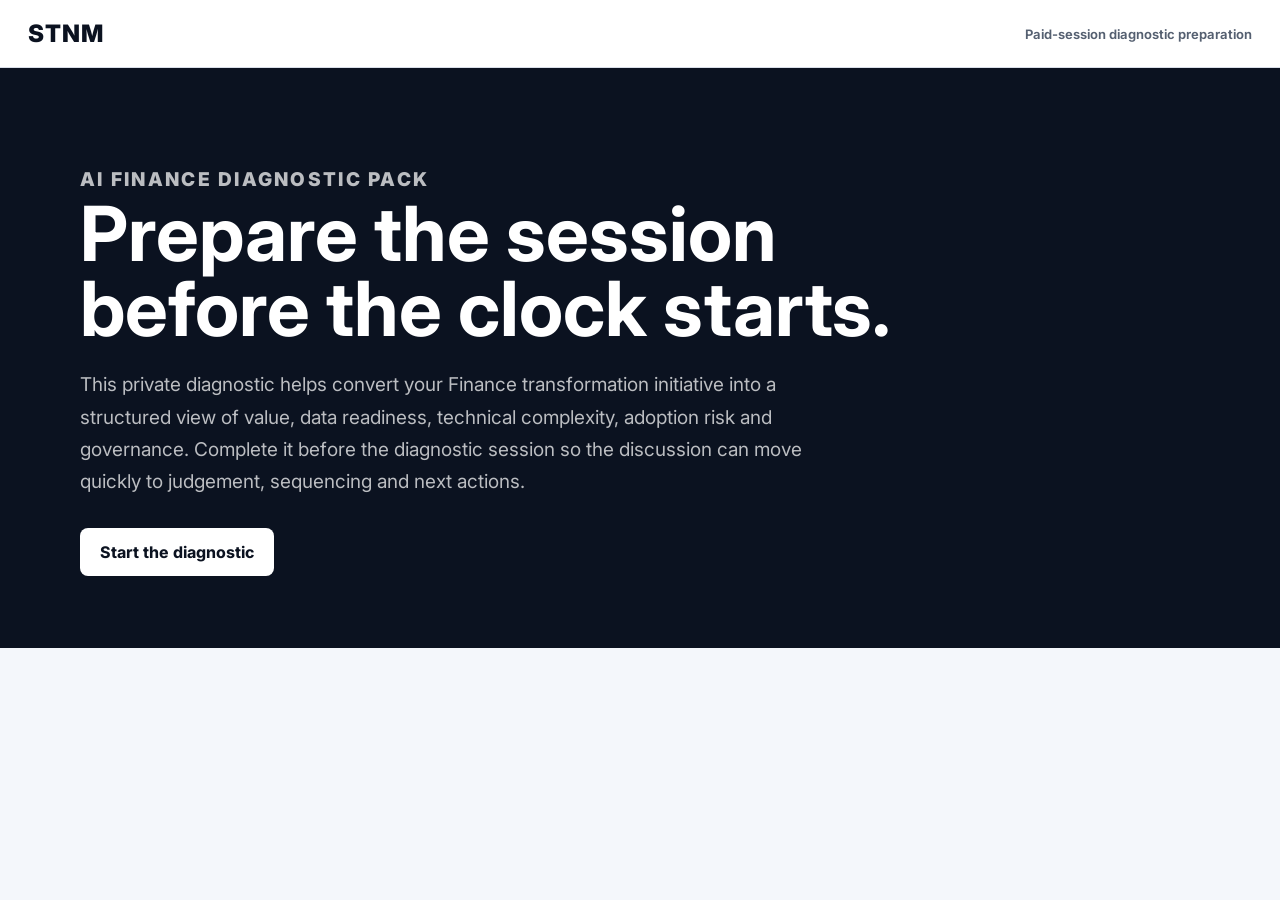
<file: ai-finance-diagnostic-tool/index.html>
<!doctype html>
<html lang="en">
<head>
  <meta charset="utf-8">
  <meta name="viewport" content="width=device-width, initial-scale=1">
  <meta name="robots" content="noindex,nofollow">
  <link rel="canonical" href="https://www.seethenextmove.com/ai-finance-diagnostic-tool/">
  <title>AI Finance Diagnostic Tool | See The Next Move</title>
  <link rel="preconnect" href="https://fonts.googleapis.com">
  <link rel="preconnect" href="https://fonts.gstatic.com" crossorigin>
  <link href="https://fonts.googleapis.com/css2?family=Inter:wght@400;500;650;750;850&display=swap" rel="stylesheet">
  <style>
    :root {
      --ink: #0b1220;
      --muted: #556071;
      --line: #d9dee8;
      --paper: #ffffff;
      --wash: #f4f7fb;
      --teal: #1d9a9a;
      --teal-soft: #7ad1cf;
      --gold: #c99a45;
      --green: #10b981;
      --amber: #f59e0b;
      --red: #ef4444;
    }
    * { box-sizing: border-box; }
    body {
      margin: 0;
      font-family: Inter, system-ui, -apple-system, BlinkMacSystemFont, "Segoe UI", sans-serif;
      color: var(--ink);
      background: var(--wash);
    }
    a { color: inherit; }
    .nav {
      min-height: 68px;
      padding: 0 28px;
      display: flex;
      align-items: center;
      justify-content: space-between;
      border-bottom: 1px solid var(--line);
      background: rgba(255,255,255,.96);
      position: sticky;
      top: 0;
      z-index: 5;
    }
    .brand {
      font-size: 24px;
      font-weight: 850;
      letter-spacing: .04em;
      text-decoration: none;
    }
    .nav-note {
      font-size: 13px;
      color: var(--muted);
      font-weight: 650;
    }
    .hero {
      background: var(--ink);
      color: white;
      padding: 72px 28px;
    }
    .wrap {
      width: min(1120px, calc(100% - 40px));
      margin: 0 auto;
    }
    .eyebrow {
      margin: 0 0 12px;
      color: var(--teal-soft);
      font-size: 12px;
      font-weight: 850;
      letter-spacing: .12em;
      text-transform: uppercase;
    }
    h1 {
      max-width: 820px;
      margin: 0;
      font-size: clamp(36px, 7vw, 76px);
      line-height: .98;
      letter-spacing: 0;
    }
    .hero p {
      max-width: 760px;
      margin: 24px 0 0;
      color: rgba(255,255,255,.72);
      font-size: 19px;
      line-height: 1.7;
    }
    .hero-actions {
      display: flex;
      gap: 12px;
      flex-wrap: wrap;
      margin-top: 30px;
    }
    button, .button {
      appearance: none;
      border: 0;
      border-radius: 8px;
      padding: 14px 20px;
      font: inherit;
      font-weight: 750;
      cursor: pointer;
      text-decoration: none;
      display: inline-flex;
      align-items: center;
      justify-content: center;
      min-height: 48px;
    }
    .primary { background: var(--ink); color: white; }
    .light { background: white; color: var(--ink); }
    .outline { background: transparent; color: var(--ink); border: 1px solid var(--line); }
    .grid {
      display: grid;
      grid-template-columns: 280px 1fr;
      gap: 24px;
      padding: 44px 0;
    }
    .panel, .card {
      background: var(--paper);
      border: 1px solid var(--line);
      border-radius: 8px;
      box-shadow: rgba(11,18,32,.07) 0 18px 50px;
    }
    .panel { padding: 22px; position: sticky; top: 92px; align-self: start; }
    .step {
      width: 100%;
      display: grid;
      grid-template-columns: 28px 1fr;
      column-gap: 12px;
      align-items: center;
      padding: 10px 12px;
      border-radius: 6px;
      background: transparent;
      color: var(--muted);
      text-align: left;
    }
    .step span:first-child {
      width: 28px;
      height: 28px;
      border-radius: 50%;
      display: inline-flex;
      align-items: center;
      justify-content: center;
      border: 1px solid var(--line);
      font-size: 12px;
      font-weight: 750;
      flex: 0 0 auto;
    }
    .step.active { background: var(--ink); color: white; }
    .step.done span:first-child { background: var(--teal); color: white; border-color: var(--teal); }
    .card { padding: 34px; }
    .section-head {
      border-bottom: 1px solid var(--line);
      padding-bottom: 20px;
      margin-bottom: 24px;
    }
    .section-head h2 {
      margin: 0 0 8px;
      font-size: clamp(26px, 4vw, 42px);
      line-height: 1.08;
    }
    .section-head p { margin: 0; color: var(--muted); line-height: 1.65; }
    .question {
      display: grid;
      gap: 10px;
      margin: 24px 0;
    }
    label {
      font-weight: 750;
      line-height: 1.45;
    }
    .hint { color: var(--muted); font-size: 14px; line-height: 1.55; }
    .options {
      display: grid;
      gap: 8px;
    }
    .option {
      width: 100%;
      text-align: left;
      border: 1px solid var(--line);
      background: white;
      color: var(--ink);
      justify-content: flex-start;
      font-weight: 500;
      line-height: 1.45;
    }
    .option.selected {
      background: var(--ink);
      color: white;
      border-color: var(--teal);
    }
    textarea {
      min-height: 110px;
      resize: vertical;
      width: 100%;
      border: 1px solid var(--line);
      border-radius: 8px;
      padding: 14px 16px;
      font: inherit;
      line-height: 1.55;
    }
    .footer-actions {
      border-top: 1px solid var(--line);
      padding-top: 22px;
      display: flex;
      justify-content: space-between;
      gap: 12px;
      align-items: center;
      margin-top: 26px;
    }
    .error {
      display: none;
      background: #fef2f2;
      border: 1px solid #fecaca;
      color: #b91c1c;
      border-radius: 8px;
      padding: 12px 14px;
      font-weight: 650;
    }
    .report {
      display: none;
      padding: 48px 0;
    }
    .report-grid {
      display: grid;
      grid-template-columns: 1fr 1fr;
      gap: 18px;
    }
    .score-card {
      background: var(--ink);
      color: white;
      padding: 34px;
      border-radius: 8px;
    }
    .score {
      font-size: clamp(72px, 11vw, 132px);
      color: var(--gold);
      font-weight: 850;
      line-height: .9;
      margin: 0 0 12px;
    }
    .badge {
      display: inline-flex;
      padding: 6px 10px;
      border-radius: 999px;
      font-size: 12px;
      font-weight: 850;
      text-transform: uppercase;
      letter-spacing: .06em;
    }
    .badge.green { background: #d1fae5; color: #065f46; }
    .badge.amber { background: #fef3c7; color: #92400e; }
    .badge.red { background: #fee2e2; color: #991b1b; }
    .result-card {
      background: white;
      border: 1px solid var(--line);
      border-radius: 8px;
      padding: 24px;
    }
    .bar {
      height: 7px;
      background: #e9edf3;
      border-radius: 999px;
      overflow: hidden;
      margin: 10px 0 12px;
    }
    .bar div { height: 100%; border-radius: inherit; }
    .list { margin: 0; padding-left: 20px; color: var(--muted); line-height: 1.7; }
    .report-actions {
      margin-top: 22px;
      display: flex;
      gap: 12px;
      flex-wrap: wrap;
    }
    .delivery-card {
      margin-top: 18px;
      background: white;
      border: 1px solid var(--line);
      border-radius: 8px;
      padding: 24px;
    }
    .delivery-card label {
      display: block;
      margin: 18px 0 8px;
    }
    .delivery-row {
      display: grid;
      grid-template-columns: minmax(220px, 1fr) auto;
      gap: 10px;
      align-items: center;
    }
    .delivery-row input {
      min-height: 48px;
      border: 1px solid var(--line);
      border-radius: 8px;
      padding: 12px 14px;
      font: inherit;
      width: 100%;
    }
    .delivery-status {
      min-height: 22px;
      margin: 12px 0 0;
      color: var(--teal);
      font-weight: 750;
    }
    @media (max-width: 860px) {
      .grid, .report-grid { grid-template-columns: 1fr; }
      .delivery-row { grid-template-columns: 1fr; }
      .panel { position: static; }
      .nav { padding: 0 18px; }
      .wrap { width: min(100% - 28px, 1120px); }
      .hero { padding: 54px 0; }
      .card { padding: 24px; }
    }
    @media print {
      .nav, .hero, .panel, .report-actions { display: none !important; }
      body { background: white; }
      .report { display: block !important; padding: 0; }
      .result-card, .score-card { box-shadow: none; break-inside: avoid; }
    }
  </style>
</head>
<body>
  <nav class="nav">
    <a class="brand" href="https://www.seethenextmove.com/">STNM</a>
    <span class="nav-note">Paid-session diagnostic preparation</span>
  </nav>

  <header class="hero" id="intro">
    <div class="wrap">
      <p class="eyebrow">AI Finance Diagnostic Pack</p>
      <h1>Prepare the session before the clock starts.</h1>
      <p>This private diagnostic helps convert your Finance transformation initiative into a structured view of value, data readiness, technical complexity, adoption risk and governance. Complete it before the diagnostic session so the discussion can move quickly to judgement, sequencing and next actions.</p>
      <div class="hero-actions">
        <button class="light" id="startBtn">Start the diagnostic</button>
      </div>
    </div>
  </header>

  <main class="wrap" id="tool" style="display:none">
    <div class="grid">
      <aside class="panel">
        <p class="eyebrow" style="color:var(--teal)">Progress</p>
        <div id="steps"></div>
      </aside>
      <section class="card">
        <div class="section-head">
          <p class="eyebrow" style="color:var(--teal)" id="sectionNumber"></p>
          <h2 id="sectionTitle"></h2>
          <p id="sectionSubtitle"></p>
        </div>
        <div id="questions"></div>
        <div class="error" id="error">Please answer all questions before continuing.</div>
        <div class="footer-actions">
          <button class="outline" id="backBtn">Previous</button>
          <button class="primary" id="nextBtn">Continue</button>
        </div>
      </section>
    </div>
  </main>

  <section class="report wrap" id="report"></section>
  <iframe name="emailSink" title="Email delivery" style="display:none"></iframe>

  <script src="assessment-pdf.js"></script>
  <script>
    const bookingLink = "https://calendly.com/gilles-bonelli/applied-ai-coaching-session-clone";
    const email = "gilles.bonelli@seethenextmove.com";
    let latestEmailBody = "";
    const sections = [
      { id:"context", title:"About you", subtitle:"Context for the diagnostic session. This part is not scored.", questions:[
        q("role","What is your current role?",["CFO","Finance Director","FP&A leader","Finance Transformation leader","Controller","Treasury / Tax / Shared Services leader","Other Finance leadership role"]),
        q("scope","Which Finance area is in scope?",["Whole Finance function","FP&A / planning","Record-to-report / close","Treasury","Tax","Procure-to-pay","Order-to-cash","Operating model / shared services"]),
        q("maturity","Current AI maturity in Finance",["Exploring what is possible","One or two pilots underway","Scaling proven use cases","AI embedded in selected workflows","Not sure yet"])
      ]},
      { id:"strategic", title:"Strategic impact", subtitle:"Clarify whether the Finance transformation initiative is worth leadership attention.", questions:[
        q("priority","How strongly does AI in Finance link to a top Finance or business priority?",["Low link","Some link","Moderate link","Strong link","Board-level priority"],[1,2,3,4,5],"strategic"),
        t("finance_cost","What is the total cost of the Finance function (Labour + Outsourcing + Technology + Other Cost)?"),
        t("finance_fte","What is the total number of Finance FTEs?"),
        t("decision","What decision do you need to make in the next 30-90 days?")
      ]},
      { id:"value", title:"Value and feasibility", subtitle:"Assess the potential return and whether the Finance transformation case is credible.", questions:[
        q("benefit","Primary expected benefit",["Time saving","Decision quality","Cost reduction","Risk reduction","Revenue or margin impact","Compliance or audit improvement"],[3,5,4,4,5,3],"value"),
        q("magnitude","Estimated value magnitude",["Marginal: under 5% improvement","Moderate: 5-20% improvement","Significant: 20-50% improvement","Transformational: over 50% improvement"],[1,2,4,5],"value"),
        q("validated","Has a comparable Finance transformation initiative been validated?",["Widely proven in my sector","Some comparable cases","Not sure","Relatively novel"],[5,4,2,1],"value"),
        q("baseline","How clearly can Finance quantify the current AS IS baseline for this Finance transformation initiative?",["Baseline quantified with volume, FTE/time, cost and quality measures","Partial baseline: one or two measures are known","Anecdotal pain only, no reliable baseline yet","No baseline captured"],[5,3,2,1],"value")
      ]},
      { id:"data", title:"Data readiness", subtitle:"Test whether the data foundation can support reliable AI output.", questions:[
        q("data_available","Is the required data available internally?",["Fully available","Mostly available","Partially available","Not available or inaccessible"],[5,4,2,1],"data"),
        q("data_quality","Quality and consistency of the data",["High: structured, clean and governed","Medium: some gaps or inconsistencies","Low: fragmented, manual or inconsistent"],[5,3,1],"data"),
        q("governance","Finance data ownership and governance",["Clear ownership and controls","Basic framework","In development","No clear governance"],[5,3,2,1],"data"),
        q("sensitive_data","How well controlled are confidential finance data, vendor/model approval and audit trail?",["Approved tools, data flow, retention and audit trail are clear","Approved tools exist but some data-flow or audit-trail gaps remain","Use involves sensitive data in tools not fully approved yet","No agreed policy for data exposure, vendor/model approval or audit trail"],[5,3,1,1],"data")
      ]},
      { id:"technical", title:"Technology complexity", subtitle:"Understand whether the Finance transformation initiative can be implemented simply or needs architecture work.", questions:[
        q("platform","Current Finance technology landscape",["Modern cloud finance platform","ERP plus specialist tools","Legacy ERP landscape","Primarily spreadsheet based","Mixed / not sure"],[5,4,2,1,3],"technical"),
        q("ai_stack","Existing AI or analytics capability",["Enterprise AI / analytics platform","Finance-specific analytics tools","Ad hoc tools only","No platform"],[5,4,2,1],"technical"),
        q("integration","Integration requirement",["No integration required","Minor integration","Significant multi-system integration","Major replacement required"],[5,4,2,1],"technical")
      ]},
      { id:"adoption", title:"Adoption and change risk", subtitle:"Identify what may stop the change from landing.", questions:[
        q("team","Finance team readiness",["Enthusiastic","Open but cautious","Sceptical","Resistant"],[5,4,2,1],"adoption"),
        q("sponsor","Leadership sponsorship",["CFO / CEO actively sponsoring","Finance Director level support","Limited visible support","No sponsor yet"],[5,3,2,1],"adoption"),
        q("behaviour","Scale of behaviour change",["Minimal","Moderate","Significant role redesign","Transformational change"],[5,3,2,1],"adoption")
      ]},
      { id:"governance", title:"Controls and governance", subtitle:"Clarify where human judgement and safeguards must remain central.", questions:[
        q("regulatory","Does this touch regulatory, audit or compliance processes?",["No, operational or analytical only","Adjacent to compliance","Directly audit or regulatory sensitive"],[5,3,1],"governance"),
        q("ai_owner","Clear owner for AI governance in Finance",["Dedicated owner or committee","Shared Finance / IT ownership","Informal ownership","No governance owner"],[5,3,2,1],"governance"),
        q("risk","Leadership risk appetite for AI in this area",["High with controls","Moderate","Low","Not agreed"],[5,3,2,1],"governance"),
        q("autonomy","What is the expected AI autonomy boundary for this workflow?",["AI drafts or analyses only; humans decide and act","AI recommends actions with human approval before execution","AI triggers system actions after approval","AI contacts third parties or executes finance actions with limited review","Not agreed yet"],[5,4,3,1,1],"governance"),
        t("context_note","Anything else Gilles should know before the session?")
      ]}
    ];
    const weights = { strategic:.30, value:.25, data:.20, technical:.15, adoption:.10, governance:.15 };
    let current = 0;
    let answers = {};
    function q(id,text,options,scores,dimension){ return {id,text,type:"choice",options,scores,dimension}; }
    function t(id,text){ return {id,text,type:"text"}; }
    function $(id){ return document.getElementById(id); }
    function start(){ $("intro").style.display="none"; $("tool").style.display="block"; render(); window.scrollTo(0,0); }
    function render(){
      const s = sections[current];
      $("sectionNumber").textContent = "Section " + (current + 1) + " of " + sections.length;
      $("sectionTitle").textContent = s.title;
      $("sectionSubtitle").textContent = s.subtitle;
      $("steps").innerHTML = sections.map((x,i)=>`<button class="step ${i===current?'active':''} ${isComplete(i)?'done':''}" data-step="${i}"><span>${isComplete(i)&&i!==current?'✓':i+1}</span><strong>${x.title}</strong></button>`).join("");
      document.querySelectorAll("[data-step]").forEach(b=>b.onclick=()=>{ if(Number(b.dataset.step)<=current || isComplete(Number(b.dataset.step))) { current=Number(b.dataset.step); render(); }});
      $("questions").innerHTML = s.questions.map(renderQuestion).join("");
      bindQuestions();
      $("backBtn").disabled = current === 0;
      $("backBtn").style.opacity = current === 0 ? ".4" : "1";
      $("nextBtn").textContent = current === sections.length - 1 ? "Generate report" : "Continue";
      $("error").style.display = "none";
    }
    function renderQuestion(question){
      const value = answers[question.id] || "";
      if(question.type === "text"){
        return `<div class="question"><label>${question.text}</label><textarea data-q="${question.id}" placeholder="Type your answer here...">${escapeHtml(value)}</textarea></div>`;
      }
      return `<div class="question"><label>${question.text}</label><div class="options">${question.options.map((o,i)=>`<button class="option ${value===o?'selected':''}" data-q="${question.id}" data-v="${escapeHtml(o)}" data-score="${question.scores?question.scores[i]:''}">${o}</button>`).join("")}</div></div>`;
    }
    function bindQuestions(){
      document.querySelectorAll(".option").forEach(btn=>btn.onclick=()=>{ answers[btn.dataset.q]=btn.dataset.v; render(); });
      document.querySelectorAll("textarea").forEach(t=>t.oninput=()=>{ answers[t.dataset.q]=t.value.trim(); });
    }
    function isComplete(idx){ return sections[idx].questions.every(q=>answers[q.id] && String(answers[q.id]).trim().length > 0); }
    function next(){
      document.querySelectorAll("textarea").forEach(t=>{ answers[t.dataset.q]=t.value.trim(); });
      if(!isComplete(current)){ $("error").style.display="block"; return; }
      if(current < sections.length - 1){ current++; render(); window.scrollTo(0,0); } else { generate(); }
    }
    function scoreDimension(dimension){
      const values = [];
      sections.forEach(s=>s.questions.forEach(q=>{
        if(q.dimension === dimension && q.scores){
          const idx = q.options.indexOf(answers[q.id]);
          if(idx >= 0) values.push(q.scores[idx]);
        }
      }));
      const raw = values.length ? values.reduce((a,b)=>a+b,0)/values.length : 3;
      return { raw, pct: Math.round(((raw - 1)/4)*100), rag: raw >= 3.7 ? "green" : raw >= 2.6 ? "amber" : "red" };
    }
    function generate(){
      const dims = Object.keys(weights).map(d=>({ id:d, label:label(d), ...scoreDimension(d) }));
      const weighted = dims.reduce((sum,d)=>sum + d.raw * weights[d.id],0) / Object.values(weights).reduce((a,b)=>a+b,0);
      const overall = Math.round(((weighted - 1)/4)*100);
      const rag = overall >= 65 ? "green" : overall >= 45 ? "amber" : "red";
      const verdict = rag === "green" ? "This Finance transformation initiative has strong foundations. The session should focus on sequencing, governance design and first actions." : rag === "amber" ? "This Finance transformation initiative has real potential but needs one or two gaps resolved before scaling." : "Prerequisite work is needed before this Finance transformation initiative can be implemented safely.";
      const actions = recommendedActions(dims);
      latestEmailBody = emailBody(overall, rag, actions);
      $("tool").style.display = "none";
      $("report").style.display = "block";
      $("report").innerHTML = `
        <div class="report-grid">
          <div class="score-card">
            <p class="eyebrow">AI Finance Diagnostic Report</p>
            <p class="score">${overall}</p>
            <span class="badge ${rag}">${ragLabel(rag)}</span>
            <h2 style="font-size:32px;line-height:1.15;margin:24px 0 12px">Your diagnostic session now has a sharper starting point.</h2>
            <p style="color:rgba(255,255,255,.72);line-height:1.7">${verdict}</p>
          </div>
          <div class="result-card">
            <p class="eyebrow" style="color:var(--teal)">Session context</p>
            <ul class="list">
              <li><strong>Role:</strong> ${safe(answers.role)}</li>
              <li><strong>Finance scope:</strong> ${safe(answers.scope)}</li>
              <li><strong>AI maturity:</strong> ${safe(answers.maturity)}</li>
              <li><strong>Total Finance function cost:</strong> ${safe(answers.finance_cost)}</li>
              <li><strong>Total Finance FTEs:</strong> ${safe(answers.finance_fte)}</li>
              <li><strong>Decision needed:</strong> ${safe(answers.decision)}</li>
              <li><strong>AS IS baseline:</strong> ${safe(answers.baseline)}</li>
              <li><strong>Data, vendor and audit trail:</strong> ${safe(answers.sensitive_data)}</li>
              <li><strong>AI autonomy boundary:</strong> ${safe(answers.autonomy)}</li>
            </ul>
          </div>
        </div>
        <div style="height:18px"></div>
        <div class="report-grid">${dims.map(d=>`
          <div class="result-card">
            <div style="display:flex;justify-content:space-between;gap:12px;align-items:center">
              <h3 style="margin:0">${d.label}</h3><span class="badge ${d.rag}">${ragLabel(d.rag)}</span>
            </div>
            <div class="bar"><div style="width:${d.pct}%;background:${ragColour(d.rag)}"></div></div>
            <p style="margin:0;color:var(--muted);line-height:1.65">${dimensionComment(d)}</p>
          </div>`).join("")}</div>
        <div style="height:18px"></div>
        <div class="result-card">
          <p class="eyebrow" style="color:var(--teal)">Recommended focus for the session</p>
          <ul class="list">${actions.map(a=>`<li>${a}</li>`).join("")}</ul>
          <div class="delivery-card">
            <p class="eyebrow" style="color:var(--teal)">Report delivery</p>
            <h3 style="margin:0 0 8px">An email has been sent to Gilles Bonelli.</h3>
            <p style="margin:0;color:var(--muted);line-height:1.65">The report summary is addressed to <strong>gilles.bonelli@seethenextmove.com</strong>.</p>
            <label for="recipientEmail">Where should we email the report?</label>
            <div class="delivery-row">
              <input id="recipientEmail" type="email" autocomplete="email" placeholder="Enter your email address here">
              <button class="primary" type="button" onclick="sendReportEmail()">Send email</button>
            </div>
            <p class="delivery-status" id="deliveryStatus"></p>
          </div>
        </div>`;
      window.scrollTo(0,0);
    }
    function recommendedActions(dims){
      const lowest = [...dims].sort((a,b)=>a.raw-b.raw).slice(0,2).map(d=>d.id);
      const out = ["Use the session to confirm the highest-value Finance transformation scope and agree a sequenced 30-90 day roadmap."];
      if((answers.baseline || "").includes("Anecdotal") || (answers.baseline || "").includes("No baseline")) out.push("Build the AS IS baseline first so ROI can be defended with volume, FTE/time, cost, cycle-time and quality measures.");
      if((answers.sensitive_data || "").includes("not fully approved") || (answers.sensitive_data || "").includes("No agreed policy")) out.push("Close the finance data, vendor/model approval and audit-trail gaps before sensitive AI use is expanded.");
      if((answers.autonomy || "").includes("contacts third parties") || (answers.autonomy || "").includes("Not agreed yet")) out.push("Define the AI autonomy boundary clearly: what AI may draft, recommend, trigger or send, and where human approval is mandatory.");
      if(lowest.includes("data")) out.push("Resolve data availability, quality and ownership before committing to scale.");
      if(lowest.includes("adoption")) out.push("Build change management into the work from day one: role impact, training, leadership signals and feedback loops.");
      if(lowest.includes("technical")) out.push("Clarify whether the first move should be native platform capability, specialist tooling or a lightweight prototype.");
      if(lowest.includes("governance")) out.push("Define where human judgement, audit trail and escalation controls must sit before automation is expanded.");
      if(lowest.includes("value")) out.push("Tighten the ROI case and connect the Finance transformation initiative to a measurable Finance or business outcome.");
      if(lowest.includes("strategic")) out.push("Strengthen the leadership case so the work does not become another isolated AI experiment.");
      return out.slice(0,6);
    }
    function dimensionComment(d){
      const good = {
        strategic:"The Finance transformation initiative is anchored in a meaningful Finance or enterprise priority.",
        value:"The value case is credible enough to shape a practical investment discussion.",
        data:"The data foundation appears usable, subject to validation in the session.",
        technical:"The technology path looks manageable if scope is kept clear.",
        adoption:"The change environment appears supportive enough to move forward.",
        governance:"The control environment can be shaped before risk increases."
      };
      const weak = {
        strategic:"The Finance transformation case needs stronger linkage to leadership priorities before it will sustain momentum.",
        value:"The value case needs to be sharpened or reframed around a higher-impact Finance transformation scope.",
        data:"Data readiness is a likely constraint and should be treated as a prerequisite.",
        technical:"Technical complexity may slow progress unless the first scope is deliberately narrow.",
        adoption:"Adoption risk is material. The change plan matters as much as the tool decision.",
        governance:"Governance needs attention before AI can be trusted in this workflow."
      };
      return d.rag === "green" ? good[d.id] : d.rag === "red" ? weak[d.id] : "There is enough potential to continue, but this dimension should be actively managed during sequencing.";
    }
    function label(d){ return ({strategic:"Strategic impact",value:"Value and feasibility",data:"Data readiness",technical:"Technology complexity",adoption:"Adoption and change",governance:"Controls and governance"})[d]; }
    function ragLabel(r){ return r==="green" ? "Strong" : r==="amber" ? "Moderate" : "Needs work"; }
    function ragColour(r){ return r==="green" ? "var(--green)" : r==="amber" ? "var(--amber)" : "var(--red)"; }
    function safe(x){ return escapeHtml(x || "Not provided"); }
    function escapeHtml(x){ return String(x).replace(/[&<>"']/g, m=>({"&":"&amp;","<":"&lt;",">":"&gt;","\"":"&quot;","'":"&#039;"}[m])); }
    function emailBody(score, rag, actions){
      return `AI Finance Diagnostic summary\n\nScore: ${score}\nReadiness: ${ragLabel(rag)}\nRole: ${answers.role || ""}\nScope: ${answers.scope || ""}\nTotal Finance function cost: ${answers.finance_cost || ""}\nTotal Finance FTEs: ${answers.finance_fte || ""}\nDecision: ${answers.decision || ""}\nAS IS baseline: ${answers.baseline || ""}\nData/vendor/audit trail: ${answers.sensitive_data || ""}\nAI autonomy boundary: ${answers.autonomy || ""}\n\nRecommended focus:\n- ${actions.join("\n- ")}\n\nAdditional context:\n${answers.context_note || ""}`;
    }
    function sendReportEmail(){
      const input = $("recipientEmail");
      const status = $("deliveryStatus");
      const recipient = input.value.trim();
      if(!/^[^\s@]+@[^\s@]+\.[^\s@]+$/.test(recipient)){
        status.style.color = "var(--red)";
        status.textContent = "Please enter a valid email address.";
        input.focus();
        return;
      }
      status.style.color = "var(--teal)";
      status.textContent = "Sending report and PDF...";
      const form = document.createElement("form");
      form.method = "POST";
      form.enctype = "multipart/form-data";
      form.action = "https://formsubmit.co/" + encodeURIComponent(email);
      form.target = "emailSink";
      form.style.display = "none";
      const fields = {
        _subject: "AI Finance Diagnostic Report",
        _captcha: "false",
        _template: "table",
        _cc: recipient,
        _replyto: recipient,
        recipient_email: recipient,
        report_summary: latestEmailBody,
        report_pdf: "AI-Finance-Diagnostic-Assessment.pdf"
      };
      Object.entries(fields).forEach(([name,value]) => {
        const field = document.createElement("input");
        field.type = "hidden";
        field.name = name;
        field.value = value;
        form.appendChild(field);
      });
      try {
        attachAssessmentPdf(form, latestEmailBody);
      } catch(error) {
        status.style.color = "var(--red)";
        status.textContent = "The PDF could not be attached in this browser. Please try again in Chrome or Edge.";
        return;
      }
      document.body.appendChild(form);
      form.submit();
      status.textContent = "Report and PDF sent. This page will now close.";
      setTimeout(() => {
        window.close();
        setTimeout(() => { window.location.href = "https://www.seethenextmove.com/"; }, 500);
      }, 1400);
    }
    $("startBtn").onclick = start;
    $("nextBtn").onclick = next;
    $("backBtn").onclick = () => { if(current > 0){ current--; render(); window.scrollTo(0,0); } };
  </script>
</body>
</html>
</file>
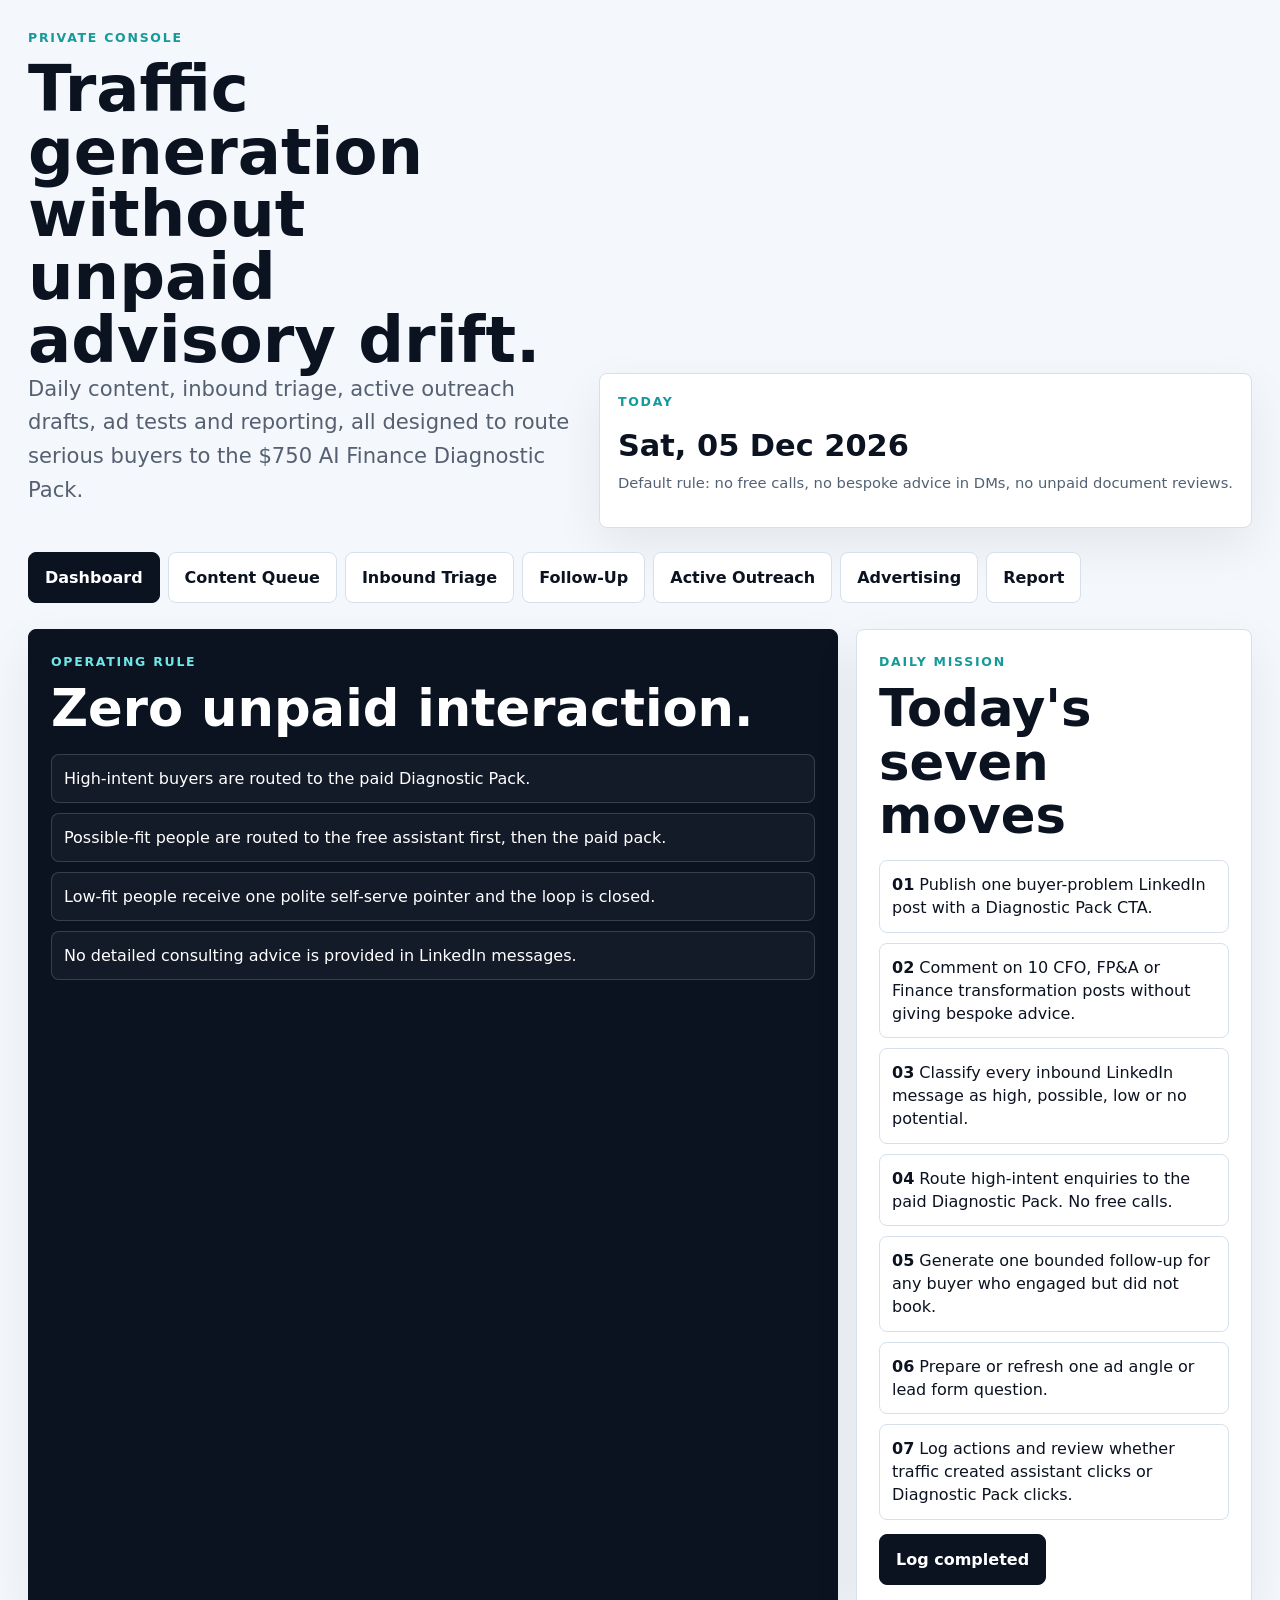
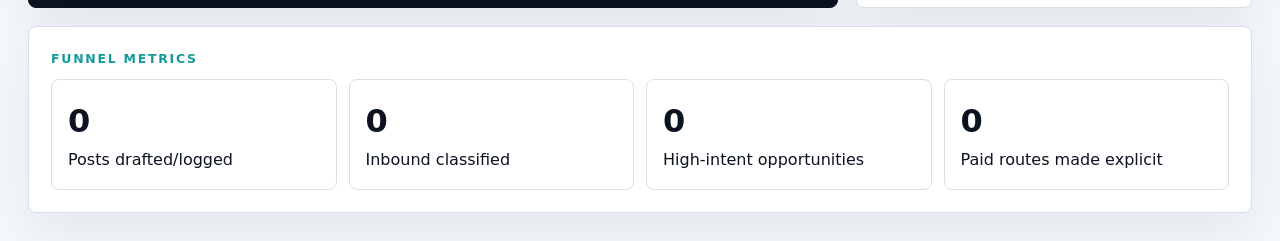
<file: traffic-console/index.html>
<!doctype html>
<html lang="en-GB">
  <head>
    <meta charset="utf-8" />
    <meta name="viewport" content="width=device-width, initial-scale=1" />
    <meta name="robots" content="noindex,nofollow" />
    <title>STNM Traffic Generation Console</title>
    <link rel="stylesheet" href="../styles.css" />
    <style>
      :root {
        --console-bg: #f4f7fb;
        --console-ink: #0b1220;
        --console-muted: #526174;
        --console-line: #d7e0ea;
        --console-teal: #149a9a;
        --console-gold: #c89435;
      }

      body {
        background: var(--console-bg);
        color: var(--console-ink);
      }

      .console-shell {
        max-width: 1480px;
        margin: 0 auto;
        padding: 28px;
      }

      .console-header {
        display: grid;
        grid-template-columns: minmax(0, 1fr) auto;
        gap: 24px;
        align-items: end;
        margin-bottom: 24px;
      }

      .console-header h1 {
        margin: 8px 0 0;
        font-size: clamp(2.4rem, 5vw, 5.4rem);
        line-height: 0.98;
        letter-spacing: 0;
      }

      .console-status {
        border: 1px solid var(--console-line);
        border-radius: 8px;
        background: #fff;
        padding: 18px;
        min-width: 280px;
        box-shadow: 0 18px 50px rgba(11, 18, 32, 0.07);
      }

      .console-status strong {
        display: block;
        font-size: 1.9rem;
      }

      .tabs {
        display: flex;
        flex-wrap: wrap;
        gap: 8px;
        margin: 18px 0 26px;
      }

      .tab-button,
      .console-button {
        border: 1px solid var(--console-line);
        background: #fff;
        color: var(--console-ink);
        border-radius: 8px;
        padding: 12px 16px;
        font: inherit;
        font-weight: 800;
        cursor: pointer;
      }

      .tab-button[aria-selected="true"],
      .console-button.primary {
        background: var(--console-ink);
        color: #fff;
        border-color: var(--console-ink);
      }

      .console-grid {
        display: grid;
        grid-template-columns: repeat(12, 1fr);
        gap: 18px;
      }

      .console-card {
        grid-column: span 4;
        background: #fff;
        border: 1px solid var(--console-line);
        border-radius: 8px;
        padding: 22px;
        box-shadow: 0 18px 50px rgba(11, 18, 32, 0.07);
      }

      .console-card.wide {
        grid-column: span 8;
      }

      .console-card.full {
        grid-column: 1 / -1;
      }

      .console-card.dark {
        background: var(--console-ink);
        color: #fff;
        border-color: var(--console-ink);
      }

      .console-card h2,
      .console-card h3 {
        margin-top: 0;
      }

      .console-kicker {
        margin: 0 0 10px;
        color: var(--console-teal);
        font-size: 0.78rem;
        font-weight: 900;
        letter-spacing: 0.14em;
        text-transform: uppercase;
      }

      .console-card.dark .console-kicker {
        color: #6ee7e7;
      }

      .action-list,
      .plain-list {
        display: grid;
        gap: 10px;
        padding: 0;
        margin: 0;
        list-style: none;
      }

      .action-list li,
      .plain-list li {
        border: 1px solid var(--console-line);
        border-radius: 8px;
        padding: 12px;
        line-height: 1.45;
      }

      .dark .action-list li,
      .dark .plain-list li {
        border-color: rgba(255, 255, 255, 0.16);
        background: rgba(255, 255, 255, 0.04);
      }

      .score-pill {
        display: inline-flex;
        align-items: center;
        border-radius: 999px;
        padding: 5px 10px;
        background: #ecfeff;
        color: #0f766e;
        font-size: 0.82rem;
        font-weight: 900;
      }

      .score-pill.high {
        background: #dcfce7;
        color: #166534;
      }

      .score-pill.low {
        background: #fef3c7;
        color: #92400e;
      }

      .score-pill.no {
        background: #fee2e2;
        color: #991b1b;
      }

      textarea,
      input,
      select {
        width: 100%;
        box-sizing: border-box;
        border: 1px solid var(--console-line);
        border-radius: 8px;
        padding: 12px 13px;
        color: var(--console-ink);
        font: inherit;
        background: #fff;
      }

      textarea {
        min-height: 150px;
        resize: vertical;
      }

      .form-row {
        display: grid;
        grid-template-columns: repeat(2, minmax(0, 1fr));
        gap: 12px;
        margin-bottom: 12px;
      }

      .button-row {
        display: flex;
        flex-wrap: wrap;
        gap: 10px;
        margin-top: 14px;
      }

      .output-box {
        background: #f8fafc;
        border: 1px solid var(--console-line);
        border-radius: 8px;
        padding: 16px;
        white-space: pre-wrap;
        line-height: 1.55;
        min-height: 90px;
      }

      .metric-strip {
        display: grid;
        grid-template-columns: repeat(4, minmax(0, 1fr));
        gap: 12px;
      }

      .metric-box {
        border: 1px solid var(--console-line);
        border-radius: 8px;
        padding: 16px;
        background: #fff;
      }

      .metric-box strong {
        display: block;
        font-size: 2rem;
      }

      .hidden {
        display: none;
      }

      .post-card {
        border: 1px solid var(--console-line);
        border-radius: 8px;
        padding: 16px;
        background: #fff;
      }

      .post-card + .post-card {
        margin-top: 12px;
      }

      .tiny {
        color: var(--console-muted);
        font-size: 0.92rem;
      }

      @media (max-width: 980px) {
        .console-header,
        .form-row,
        .metric-strip {
          grid-template-columns: 1fr;
        }

        .console-card,
        .console-card.wide {
          grid-column: 1 / -1;
        }
      }
    </style>
  </head>
  <body>
    <main class="console-shell">
      <header class="console-header">
        <div>
          <p class="console-kicker">Private Console</p>
          <h1>Traffic generation without unpaid advisory drift.</h1>
          <p class="lead">
            Daily content, inbound triage, active outreach drafts, ad tests and reporting, all
            designed to route serious buyers to the $750 AI Finance Diagnostic Pack.
          </p>
        </div>
        <aside class="console-status">
          <p class="console-kicker">Today</p>
          <strong id="todayLabel">Ready</strong>
          <p class="tiny">Default rule: no free calls, no bespoke advice in DMs, no unpaid document reviews.</p>
        </aside>
      </header>

      <nav class="tabs" aria-label="Traffic console sections">
        <button class="tab-button" data-tab="dashboard" aria-selected="true">Dashboard</button>
        <button class="tab-button" data-tab="content">Content Queue</button>
        <button class="tab-button" data-tab="inbound">Inbound Triage</button>
        <button class="tab-button" data-tab="followup">Follow-Up</button>
        <button class="tab-button" data-tab="outreach">Active Outreach</button>
        <button class="tab-button" data-tab="ads">Advertising</button>
        <button class="tab-button" data-tab="report">Report</button>
      </nav>

      <section id="dashboard" class="tab-panel">
        <div class="console-grid">
          <article class="console-card dark wide">
            <p class="console-kicker">Operating rule</p>
            <h2>Zero unpaid interaction.</h2>
            <ul class="plain-list">
              <li>High-intent buyers are routed to the paid Diagnostic Pack.</li>
              <li>Possible-fit people are routed to the free assistant first, then the paid pack.</li>
              <li>Low-fit people receive one polite self-serve pointer and the loop is closed.</li>
              <li>No detailed consulting advice is provided in LinkedIn messages.</li>
            </ul>
          </article>

          <article class="console-card">
            <p class="console-kicker">Daily Mission</p>
            <h2>Today's seven moves</h2>
            <ul class="action-list" id="dailyMoves"></ul>
            <div class="button-row">
              <button class="console-button primary" data-log="Daily mission completed">Log completed</button>
            </div>
          </article>

          <article class="console-card full">
            <p class="console-kicker">Funnel Metrics</p>
            <div class="metric-strip">
              <div class="metric-box">
                <strong id="metricPosts">0</strong>
                <span>Posts drafted/logged</span>
              </div>
              <div class="metric-box">
                <strong id="metricInbound">0</strong>
                <span>Inbound classified</span>
              </div>
              <div class="metric-box">
                <strong id="metricHighIntent">0</strong>
                <span>High-intent opportunities</span>
              </div>
              <div class="metric-box">
                <strong id="metricPaidRoutes">0</strong>
                <span>Paid routes made explicit</span>
              </div>
            </div>
          </article>
        </div>
      </section>

      <section id="content" class="tab-panel hidden">
        <div class="console-grid">
          <article class="console-card full">
            <p class="console-kicker">Automated Daily Pack</p>
            <h2>Ready-to-use traffic material refreshed from GitHub.</h2>
            <div id="automatedPackOutput" class="output-box">Loading the latest generated pack...</div>
            <div class="button-row">
              <button class="console-button primary" id="copyAutomatedPost">Copy top post</button>
              <button class="console-button" id="copyAutomatedBrief">Copy full brief</button>
            </div>
          </article>
          <article class="console-card">
            <p class="console-kicker">Generate</p>
            <h2>Buyer-problem posts</h2>
            <div class="form-row">
              <label>
                Theme
                <select id="themeSelect"></select>
              </label>
              <label>
                Format
                <select id="formatSelect">
                  <option value="point-of-view">Point of view</option>
                  <option value="mistake">Mistake to avoid</option>
                  <option value="checklist">Checklist</option>
                  <option value="mini-case">Mini case</option>
                </select>
              </label>
            </div>
            <button class="console-button primary" id="generatePosts">Generate 5 posts</button>
            <p class="tiny">Every post ends with a bounded route to the assistant or paid Diagnostic Pack.</p>
          </article>
          <article class="console-card wide">
            <p class="console-kicker">Queue</p>
            <h2>Post drafts</h2>
            <div id="postOutput" class="output-box">Generate posts to build today's queue.</div>
          </article>
        </div>
      </section>

      <section id="inbound" class="tab-panel hidden">
        <div class="console-grid">
          <article class="console-card wide">
            <p class="console-kicker">Classify</p>
            <h2>Paste a LinkedIn enquiry</h2>
            <textarea id="inboundMessage" placeholder="Paste the message here. The console will classify commercial potential and draft a bounded reply."></textarea>
            <div class="button-row">
              <button class="console-button primary" id="classifyInbound">Classify and draft reply</button>
              <button class="console-button" id="clearInbound">Clear</button>
            </div>
          </article>
          <article class="console-card">
            <p class="console-kicker">Result</p>
            <h2 id="classificationTitle">No enquiry classified yet</h2>
            <p id="classificationBadge" class="score-pill">Pending</p>
            <div id="classificationDetail" class="output-box">The reply will appear here.</div>
          </article>
        </div>
      </section>

      <section id="followup" class="tab-panel hidden">
        <div class="console-grid">
          <article class="console-card dark wide">
            <p class="console-kicker">Conversion Control</p>
            <h2>Every interaction gets one bounded next step.</h2>
            <ul class="plain-list">
              <li><strong>Strong buyer:</strong> route to the paid Diagnostic Pack. Do not start free scoping.</li>
              <li><strong>Possible buyer:</strong> send the free assistant as preparation, then route back to the paid pack.</li>
              <li><strong>Future fit:</strong> nurture with useful content and a clear paid path.</li>
              <li><strong>Poor fit:</strong> send one self-serve pointer and close the loop.</li>
            </ul>
          </article>
          <article class="console-card">
            <p class="console-kicker">Choose Scenario</p>
            <h2>Follow-up generator</h2>
            <label>Scenario
              <select id="followupScenario"></select>
            </label>
            <label>Contact name
              <input id="followupName" placeholder="Optional" />
            </label>
            <label>Context
              <textarea id="followupContext" placeholder="Optional: paste the buyer problem, content source or enquiry context."></textarea>
            </label>
            <div class="button-row">
              <button class="console-button primary" id="generateFollowup">Generate follow-up</button>
              <button class="console-button" id="copyFollowup">Copy follow-up</button>
            </div>
          </article>
          <article class="console-card wide">
            <p class="console-kicker">Bounded Reply</p>
            <h2>No unpaid advisory drift</h2>
            <div id="followupOutput" class="output-box">Select a scenario to generate a follow-up message.</div>
          </article>
          <article class="console-card full">
            <p class="console-kicker">Conversion Checklist</p>
            <h2>Before sending, check the route.</h2>
            <ul class="plain-list">
              <li>Does this message avoid bespoke advice?</li>
              <li>Does it avoid a free call or open-ended conversation?</li>
              <li>Does it clearly route serious buyers to the paid Diagnostic Pack?</li>
              <li>Does it send unclear buyers to the free assistant as preparation only?</li>
              <li>Does it politely close low-fit interactions?</li>
            </ul>
          </article>
        </div>
      </section>

      <section id="outreach" class="tab-panel hidden">
        <div class="console-grid">
          <article class="console-card">
            <p class="console-kicker">Score</p>
            <h2>Willing and able buyer test</h2>
            <div class="form-row">
              <label>Role seniority
                <select id="roleScore">
                  <option value="3">CFO / ExCo / Finance Director</option>
                  <option value="2">Director / Head of Function</option>
                  <option value="1">Manager / Practitioner</option>
                  <option value="0">Unknown / unrelated</option>
                </select>
              </label>
              <label>Company complexity
                <select id="companyScore">
                  <option value="3">1,000+ employees / regulated / global</option>
                  <option value="2">500+ employees / multi-entity</option>
                  <option value="1">Mid-market</option>
                  <option value="0">Small / unclear</option>
                </select>
              </label>
            </div>
            <div class="form-row">
              <label>Trigger
                <select id="triggerScore">
                  <option value="3">Live AI / transformation / roadmap issue</option>
                  <option value="2">Process mining / automation / FP&amp;A issue</option>
                  <option value="1">General interest</option>
                  <option value="0">No clear trigger</option>
                </select>
              </label>
              <label>Commercial signal
                <select id="commercialScore">
                  <option value="3">Budget / project / paid advice mentioned</option>
                  <option value="2">Next 90-day decision implied</option>
                  <option value="1">Curious but no buying signal</option>
                  <option value="0">Free help requested</option>
                </select>
              </label>
            </div>
            <button class="console-button primary" id="scoreProspect">Score prospect</button>
          </article>
          <article class="console-card wide">
            <p class="console-kicker">Draft</p>
            <h2>Manual LinkedIn message draft</h2>
            <div id="prospectOutput" class="output-box">Score a prospect to generate a compliant manual outreach draft.</div>
          </article>
        </div>
      </section>

      <section id="ads" class="tab-panel hidden">
        <div class="console-grid">
          <article class="console-card wide">
            <p class="console-kicker">LinkedIn Ads</p>
            <h2>Small test campaign</h2>
            <ul class="plain-list">
              <li><strong>Objective:</strong> Lead generation or website conversion.</li>
              <li><strong>Audience:</strong> CFO, Finance Director, Head of FP&amp;A, Finance Transformation Director, Controller, Finance Architecture, GBS Finance.</li>
              <li><strong>Company size:</strong> 501+ employees, prioritising 1,001+ and regulated or complex organisations.</li>
              <li><strong>Hard qualifier:</strong> "Are you willing to pay $750 for a fixed-price expert diagnostic if this is a live issue?"</li>
            </ul>
          </article>
          <article class="console-card">
            <p class="console-kicker">Copy</p>
            <h2>Ad angle</h2>
            <div class="output-box">Before funding another AI Finance pilot, get a fixed-price expert diagnostic on value, feasibility, data readiness, adoption risk, controls and roadmap sequencing.</div>
            <div class="button-row">
              <button class="console-button primary" data-log="Ad test prepared">Log ad test prepared</button>
            </div>
          </article>
          <article class="console-card full">
            <p class="console-kicker">Lead Form Questions</p>
            <ul class="plain-list">
              <li>What Finance AI issue are you trying to solve?</li>
              <li>Is this a live priority in the next 90 days?</li>
              <li>Which function is in scope: FP&amp;A, controllership, treasury, tax, shared services, architecture, or whole Finance?</li>
              <li>Are you willing to pay $750 for a fixed-price expert diagnostic?</li>
            </ul>
          </article>
        </div>
      </section>

      <section id="report" class="tab-panel hidden">
        <div class="console-grid">
          <article class="console-card wide">
            <p class="console-kicker">Activity Report</p>
            <h2>What has been done</h2>
            <div id="activityReport" class="output-box">No activity logged yet.</div>
            <div class="button-row">
              <button class="console-button primary" id="copyReport">Copy report</button>
              <button class="console-button" id="exportCsv">Export CSV</button>
              <button class="console-button" id="clearLog">Clear local log</button>
            </div>
          </article>
          <article class="console-card">
            <p class="console-kicker">UTM Builder</p>
            <h2>Track traffic source</h2>
            <label>Source
              <input id="utmSource" value="linkedin" />
            </label>
            <label>Campaign
              <input id="utmCampaign" value="ai_finance_diagnostic" />
            </label>
            <label>Content
              <input id="utmContent" value="manual_post" />
            </label>
            <button class="console-button primary" id="buildUtm">Build Diagnostic link</button>
            <div id="utmOutput" class="output-box">Your tracked link will appear here.</div>
          </article>
        </div>
      </section>
    </main>

    <script src="traffic-console.js"></script>
  </body>
</html>
</file>
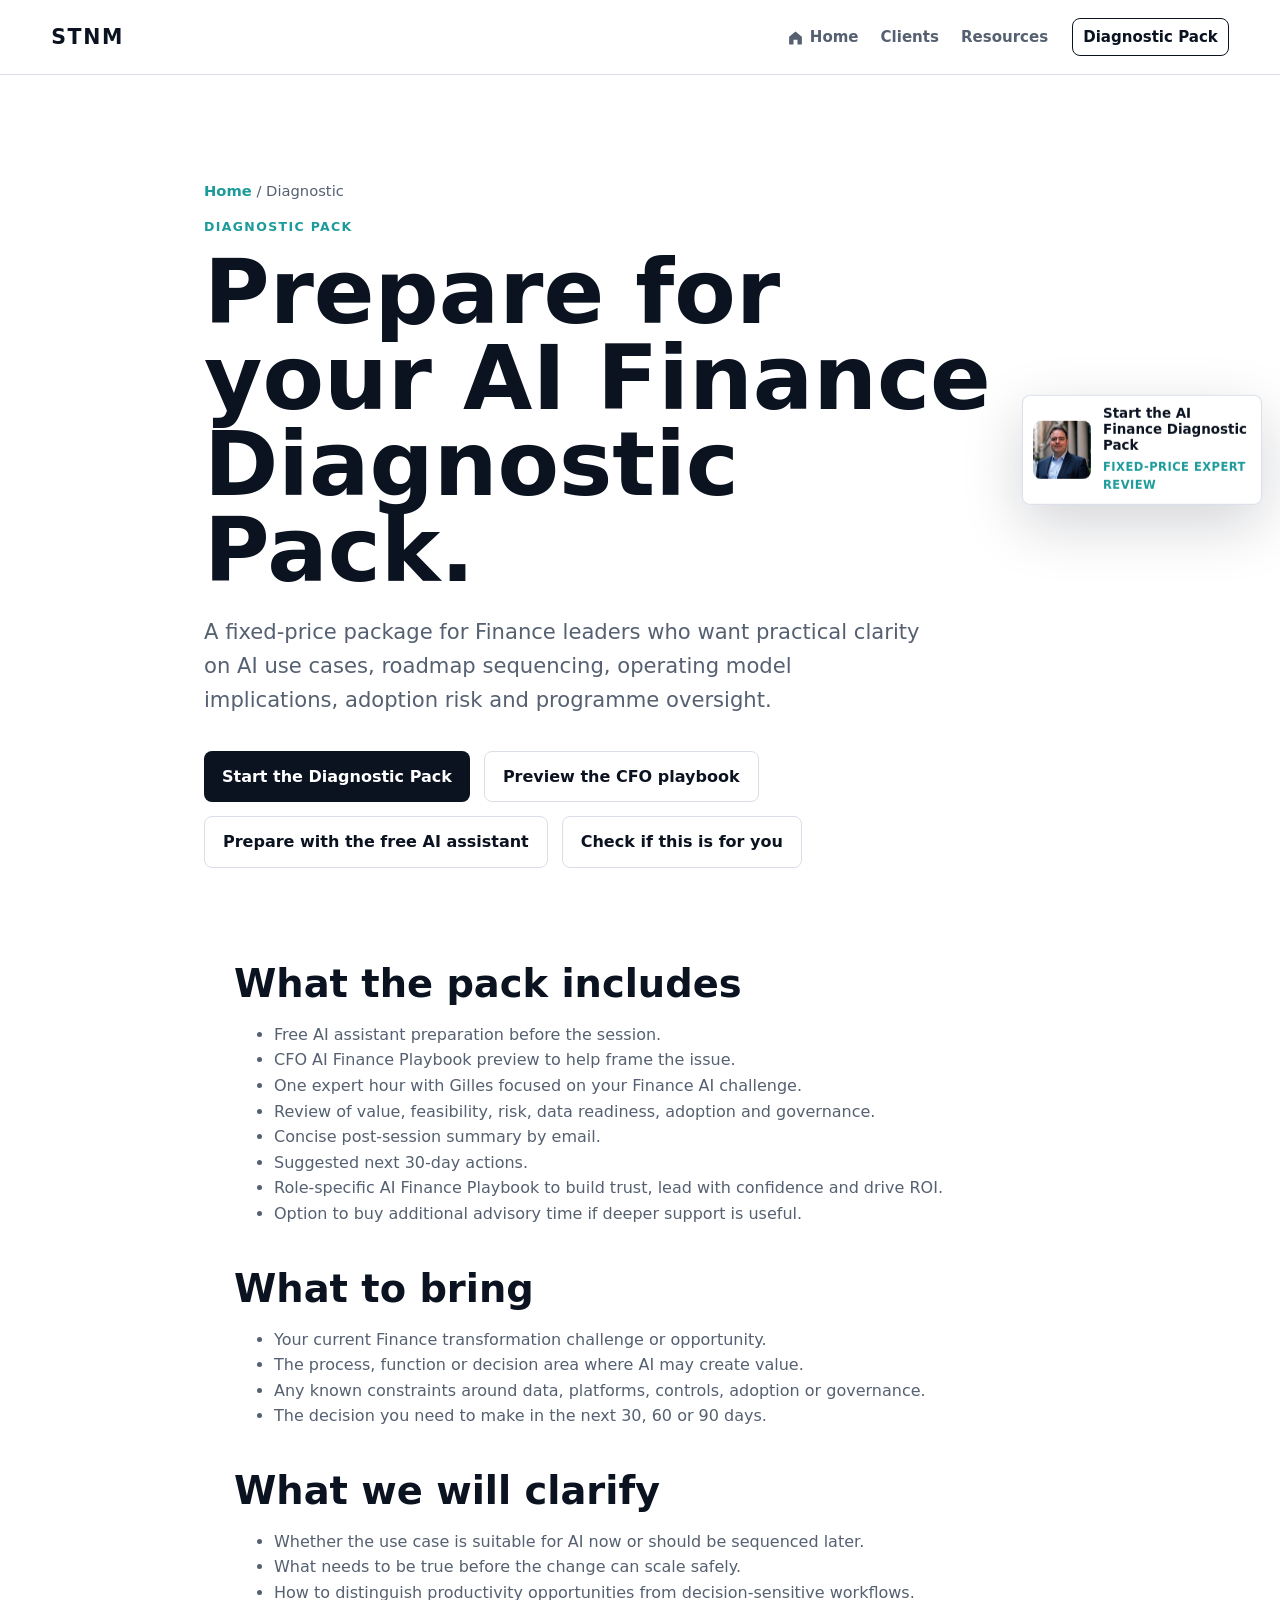
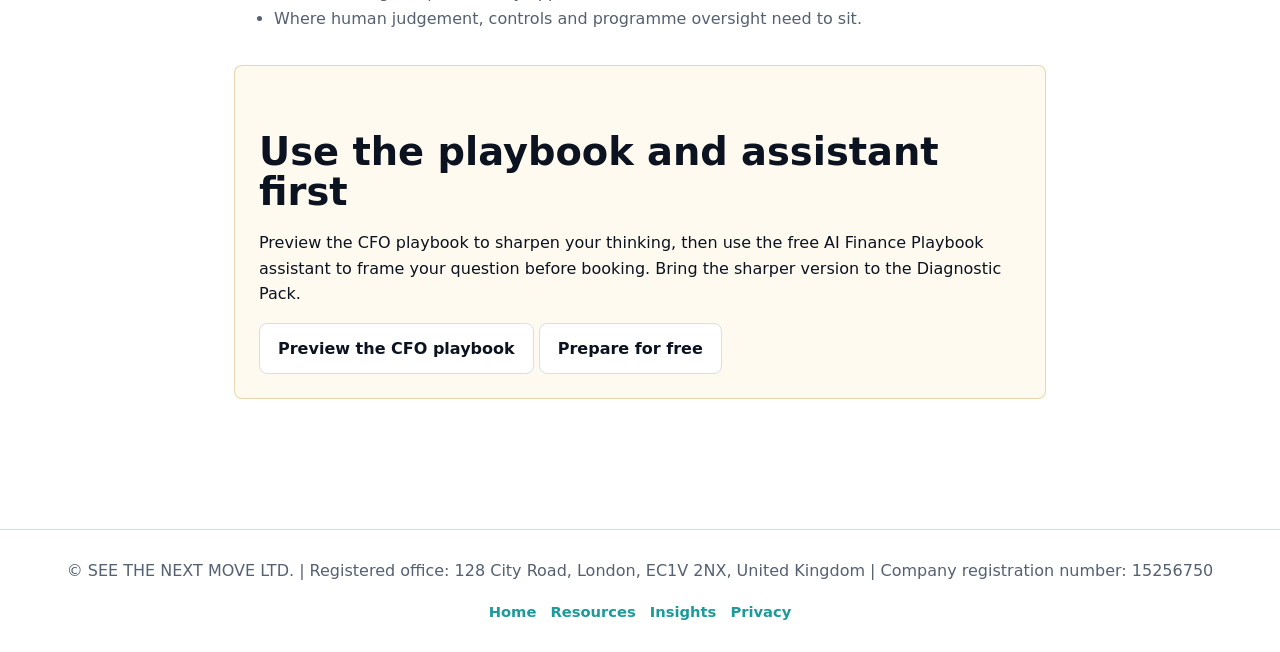
<file: ai-finance-diagnostic.html>
<!doctype html>
<html lang="en-GB">
  <head>
    <meta charset="utf-8" />
    <meta name="viewport" content="width=device-width, initial-scale=1" />
    <title>AI Finance Diagnostic Pack | See The Next Move</title>
    <meta
      name="description"
      content="Start the AI Finance Diagnostic Pack: free assistant preparation, one expert hour, post-session summary and next actions for Finance leaders."
    />
    <link rel="canonical" href="https://www.seethenextmove.com/ai-finance-diagnostic.html" />
    <link rel="stylesheet" href="styles.css" />
    <script type="application/ld+json">
      {
        "@context": "https://schema.org",
        "@type": "Service",
        "name": "AI Finance Diagnostic Pack",
        "provider": {
          "@type": "ProfessionalService",
          "name": "See The Next Move",
          "url": "https://www.seethenextmove.com/"
        },
        "offers": {
          "@type": "Offer",
          "price": "750",
          "priceCurrency": "USD",
          "url": "https://calendly.com/gilles-bonelli/applied-ai-coaching-session-clone"
        }
      }
    </script>
  </head>
  <body>
    <header class="site-header">
      <a class="brand" href="index.html" aria-label="See The Next Move home"><span class="brand-wordmark">STNM</span></a>
      <nav class="nav" aria-label="Main navigation">
        <a class="home-link" href="index.html" aria-label="Home">
          <svg aria-hidden="true" viewBox="0 0 24 24"><path d="m3 10.8 9-7.2 9 7.2V21a1 1 0 0 1-1 1h-5.2v-7h-5.6v7H4a1 1 0 0 1-1-1V10.8Z"/></svg>
          <span>Home</span>
        </a>
        <a href="index.html#clients">Clients</a>
        <a href="resources.html">Resources</a>
        <a class="nav-cta" href="ai-finance-diagnostic.html">Diagnostic Pack</a>
      </nav>
    </header>

    <main>
      <section class="page-hero">
        <p class="breadcrumb"><a href="index.html">Home</a> / Diagnostic</p>
        <p class="eyebrow">Diagnostic Pack</p>
        <h1>Prepare for your AI Finance Diagnostic Pack.</h1>
        <p class="lead">
          A fixed-price package for Finance leaders who want practical clarity on AI use cases,
          roadmap sequencing, operating model implications, adoption risk and programme oversight.
        </p>
        <div class="hero-actions">
          <a class="button primary" href="https://calendly.com/gilles-bonelli/applied-ai-coaching-session-clone?utm_source=website&utm_medium=cta&utm_campaign=ai_finance_diagnostic&utm_content=diagnostic_page_primary" target="_blank" rel="noopener noreferrer">Start the Diagnostic Pack</a>
          <a class="button secondary" href="cfo-ai-finance-playbook.html">Preview the CFO playbook</a>
          <a class="button secondary" href="https://chatgpt.com/g/g-67bbc67babd4819199ee183bf8b7588c-ai-finance-playbook-for-finance-leaders" target="_blank" rel="noopener noreferrer">Prepare with the free AI assistant</a>
          <a class="button secondary" href="who-the-diagnostic-is-for.html">Check if this is for you</a>
        </div>
      </section>

      <article class="article-body">
        <h2>What the pack includes</h2>
        <ul>
          <li>Free AI assistant preparation before the session.</li>
          <li>CFO AI Finance Playbook preview to help frame the issue.</li>
          <li>One expert hour with Gilles focused on your Finance AI challenge.</li>
          <li>Review of value, feasibility, risk, data readiness, adoption and governance.</li>
          <li>Concise post-session summary by email.</li>
          <li>Suggested next 30-day actions.</li>
          <li>Role-specific AI Finance Playbook to build trust, lead with confidence and drive ROI.</li>
          <li>Option to buy additional advisory time if deeper support is useful.</li>
        </ul>

        <h2>What to bring</h2>
        <ul>
          <li>Your current Finance transformation challenge or opportunity.</li>
          <li>The process, function or decision area where AI may create value.</li>
          <li>Any known constraints around data, platforms, controls, adoption or governance.</li>
          <li>The decision you need to make in the next 30, 60 or 90 days.</li>
        </ul>

        <h2>What we will clarify</h2>
        <ul>
          <li>Whether the use case is suitable for AI now or should be sequenced later.</li>
          <li>What needs to be true before the change can scale safely.</li>
          <li>How to distinguish productivity opportunities from decision-sensitive workflows.</li>
          <li>Where human judgement, controls and programme oversight need to sit.</li>
        </ul>

        <div class="callout">
          <h2>Use the playbook and assistant first</h2>
          <p>
            Preview the CFO playbook to sharpen your thinking, then use the free AI Finance
            Playbook assistant to frame your question before booking. Bring the sharper version
            to the Diagnostic Pack.
          </p>
          <a class="button secondary" href="cfo-ai-finance-playbook.html">Preview the CFO playbook</a>
          <a class="button secondary" href="https://chatgpt.com/g/g-67bbc67babd4819199ee183bf8b7588c-ai-finance-playbook-for-finance-leaders" target="_blank" rel="noopener noreferrer">Prepare for free</a>
        </div>
      </article>
    </main>

    <footer class="site-footer">
      <p>&copy; <span id="year"></span> See The Next Move. AI Finance Transformation advisory.</p>
      <p class="footer-links"><a href="index.html">Home</a><a href="resources.html">Resources</a><a href="insights.html">Insights</a><a href="privacy.html">Privacy</a></p>
    </footer>
    <script src="analytics-config.js"></script>
    <script src="script.js"></script>
  </body>
</html>
</file>
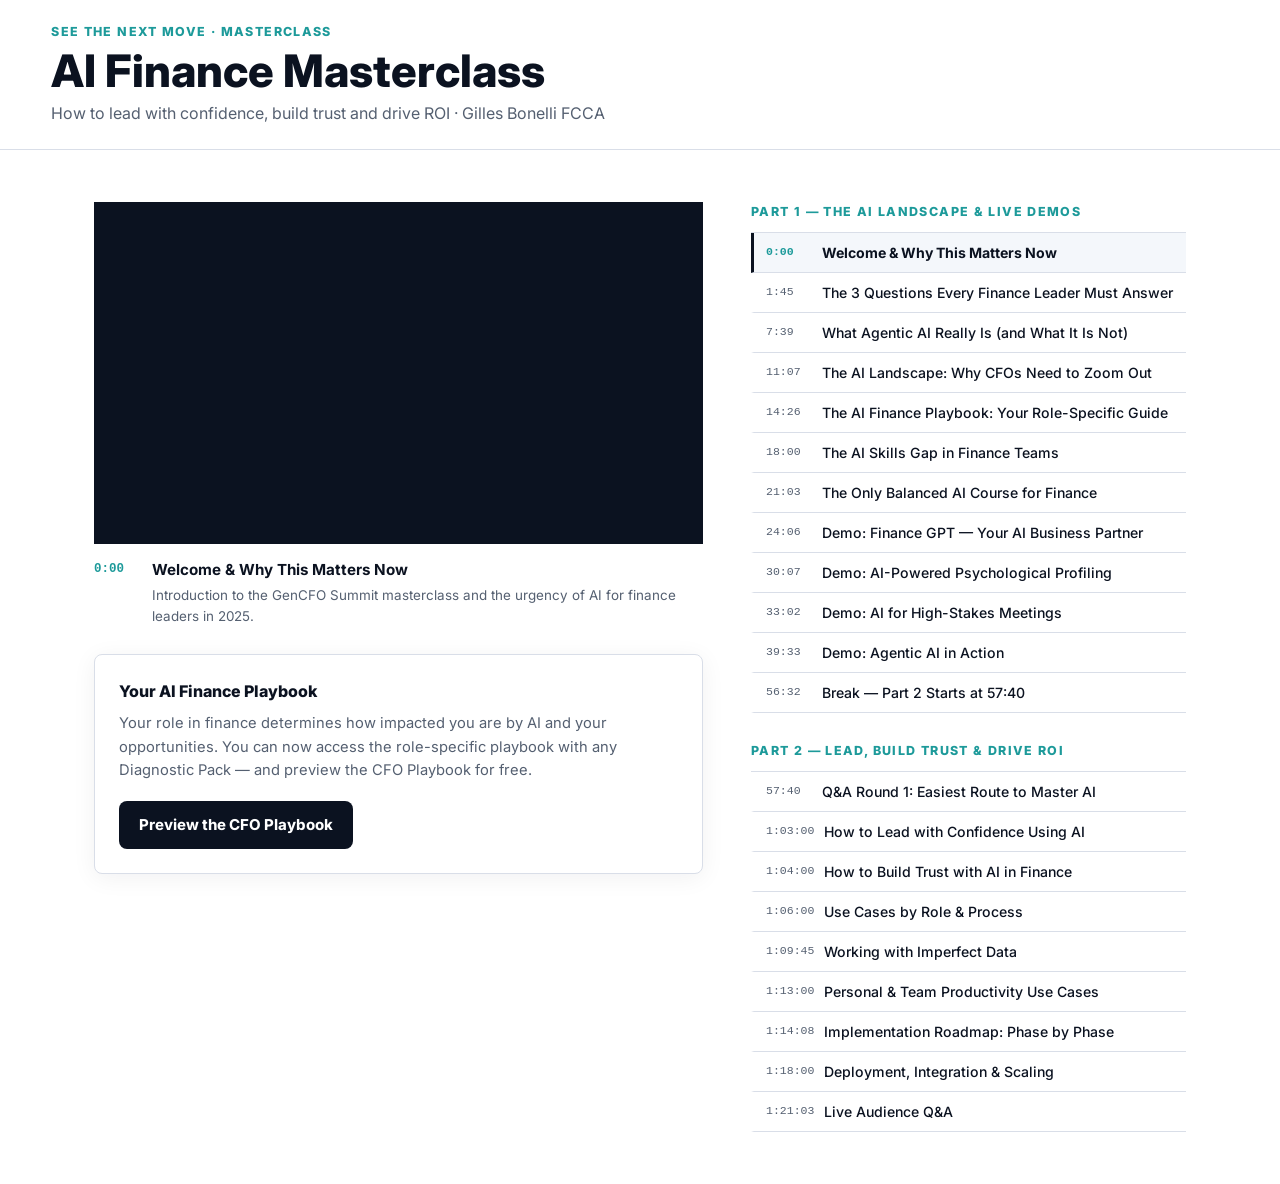
<file: ai-finance-masterclass.html>
<!DOCTYPE html>
<html lang="en">
<head>
  <meta charset="UTF-8" />
  <meta name="viewport" content="width=device-width, initial-scale=1.0" />
  <title>AI Finance Masterclass — Chapter Navigator</title>
  <meta name="description" content="How to lead with confidence, build trust and drive ROI. Masterclass by Gilles Bonelli FCCA, Founder of See the Next Move." />
  <link rel="preconnect" href="https://fonts.googleapis.com" />
  <link rel="preconnect" href="https://fonts.gstatic.com" crossorigin />
  <link href="https://fonts.googleapis.com/css2?family=Inter:wght@400;500;600;700;800;900&display=swap" rel="stylesheet" />
  <style>
    /* ── Design tokens — matches seethenextmove.com styles.css ── */
    :root {
      --ink:   #0b1220;
      --muted: #556071;
      --line:  #d9dee8;
      --paper: #ffffff;
      --soft:  #f4f7fb;
      --teal:  #1d9a9a;
      --navy:  #101f3f;
      --max:   1140px;
    }

    *, *::before, *::after { box-sizing: border-box; }

    body {
      margin: 0;
      font-family: Inter, ui-sans-serif, system-ui, -apple-system, BlinkMacSystemFont, "Segoe UI", sans-serif;
      color: var(--ink);
      background: var(--paper);
      line-height: 1.6;
    }

    a { color: inherit; text-decoration: none; }

    /* ── Page header ── */
    .mc-header {
      border-bottom: 1px solid var(--line);
      padding: 22px clamp(20px, 4vw, 56px);
      background: var(--paper);
    }
    .mc-eyebrow {
      margin: 0 0 6px;
      color: var(--teal);
      font-size: 0.78rem;
      font-weight: 800;
      letter-spacing: 0.11em;
      text-transform: uppercase;
    }
    .mc-title {
      margin: 0;
      font-size: clamp(1.8rem, 4vw, 2.8rem);
      font-weight: 800;
      line-height: 1.05;
      letter-spacing: 0;
    }
    .mc-subtitle {
      margin: 6px 0 0;
      color: var(--muted);
      font-size: 1rem;
    }

    /* ── Main layout ── */
    .mc-body {
      max-width: var(--max);
      margin: 0 auto;
      padding: clamp(28px, 5vw, 52px) 24px;
    }
    .mc-grid {
      display: grid;
      grid-template-columns: minmax(0, 1.4fr) minmax(0, 1fr);
      gap: clamp(24px, 4vw, 48px);
      align-items: start;
    }

    /* ── Video player ── */
    .mc-player-wrap {
      position: relative;
      width: 100%;
      padding-bottom: 56.25%;
      background: var(--ink);
    }
    .mc-player-wrap iframe {
      position: absolute;
      inset: 0;
      width: 100%;
      height: 100%;
      border: 0;
    }

    /* ── Active chapter label ── */
    .mc-now-playing {
      margin-top: 14px;
      display: flex;
      gap: 12px;
      align-items: flex-start;
      min-height: 60px;
    }
    .mc-now-ts {
      font-family: monospace;
      font-size: 0.78rem;
      color: var(--teal);
      font-weight: 700;
      flex-shrink: 0;
      margin-top: 2px;
      min-width: 46px;
    }
    .mc-now-title {
      margin: 0;
      font-weight: 700;
      font-size: 0.95rem;
      color: var(--ink);
    }
    .mc-now-desc {
      margin: 3px 0 0;
      font-size: 0.84rem;
      color: var(--muted);
      line-height: 1.5;
    }

    /* ── CTA block ── */
    .mc-cta-block {
      margin-top: 28px;
      padding: 24px;
      border: 1px solid var(--line);
      border-radius: 8px;
      background: var(--paper);
      box-shadow: 0 4px 24px rgba(11,18,32,0.06);
    }
    .mc-cta-heading {
      margin: 0 0 8px;
      font-size: 1rem;
      font-weight: 800;
      color: var(--ink);
    }
    .mc-cta-body {
      margin: 0 0 18px;
      font-size: 0.92rem;
      color: var(--muted);
      line-height: 1.6;
    }
    .button {
      display: inline-flex;
      align-items: center;
      justify-content: center;
      min-height: 46px;
      padding: 12px 20px;
      border-radius: 8px;
      font-family: inherit;
      font-size: 0.94rem;
      font-weight: 750;
      cursor: pointer;
      transition: background 0.14s ease, border-color 0.14s ease;
      text-decoration: none;
    }
    .button.primary {
      background: var(--ink);
      color: #fff;
      border: none;
    }
    .button.primary:hover { background: var(--navy); }
    .button.secondary {
      background: var(--paper);
      color: var(--ink);
      border: 1px solid var(--line);
    }
    .button.secondary:hover { border-color: rgba(29,154,154,0.55); }

    /* ── Chapter list ── */
    .mc-part-label {
      margin: 0 0 10px;
      color: var(--teal);
      font-size: 0.78rem;
      font-weight: 800;
      letter-spacing: 0.11em;
      text-transform: uppercase;
    }
    .mc-part-label + .mc-part-label { margin-top: 28px; }
    .mc-chapter-list {
      border-top: 1px solid var(--line);
      list-style: none;
      margin: 0 0 0 0;
      padding: 0;
    }
    .mc-chapter-btn {
      width: 100%;
      text-align: left;
      display: flex;
      align-items: flex-start;
      gap: 10px;
      padding: 10px 10px 10px 12px;
      border-left: 3px solid transparent;
      border-bottom: 1px solid var(--line);
      border-top: none;
      border-right: none;
      background: var(--paper);
      cursor: pointer;
      transition: background 0.08s ease, border-color 0.08s ease;
      font-family: inherit;
    }
    .mc-chapter-btn:hover {
      background: var(--soft);
    }
    .mc-chapter-btn.active {
      border-left-color: var(--ink);
      background: var(--soft);
    }
    .mc-chapter-ts {
      font-family: monospace;
      font-size: 0.72rem;
      color: var(--muted);
      font-weight: 400;
      flex-shrink: 0;
      margin-top: 2px;
      min-width: 46px;
      transition: color 0.08s;
    }
    .mc-chapter-btn.active .mc-chapter-ts {
      color: var(--teal);
      font-weight: 700;
    }
    .mc-chapter-name {
      font-size: 0.88rem;
      font-weight: 500;
      color: var(--ink);
      line-height: 1.35;
      transition: font-weight 0.08s;
    }
    .mc-chapter-btn.active .mc-chapter-name {
      font-weight: 700;
    }

    /* ── Responsive ── */
    @media (max-width: 720px) {
      .mc-grid {
        grid-template-columns: 1fr;
      }
    }
  </style>
</head>
<body>

  <!-- ── Page header ─────────────────────────────────────────── -->
  <header class="mc-header">
    <p class="mc-eyebrow">See the Next Move · Masterclass</p>
    <h1 class="mc-title">AI Finance Masterclass</h1>
    <p class="mc-subtitle">How to lead with confidence, build trust and drive ROI · Gilles Bonelli FCCA</p>
  </header>

  <!-- ── Main content ────────────────────────────────────────── -->
  <div class="mc-body">
    <div class="mc-grid">

      <!-- ── Left: video + label + CTA ── -->
      <div>
        <div class="mc-player-wrap">
          <iframe
            id="mc-player"
            src="https://www.youtube.com/embed/lIZQnP49MH8?enablejsapi=1&rel=0&modestbranding=1"
            allow="accelerometer; autoplay; clipboard-write; encrypted-media; gyroscope; picture-in-picture"
            allowfullscreen>
          </iframe>
        </div>

        <!-- Active chapter label -->
        <div class="mc-now-playing">
          <span class="mc-now-ts" id="now-ts">0:00</span>
          <div>
            <p class="mc-now-title" id="now-title">Welcome &amp; Why This Matters Now</p>
            <p class="mc-now-desc" id="now-desc">Introduction to the GenCFO Summit masterclass and the urgency of AI for finance leaders in 2025.</p>
          </div>
        </div>

        <!-- CTA block -->
        <div class="mc-cta-block">
          <p class="mc-cta-heading">Your AI Finance Playbook</p>
          <p class="mc-cta-body">Your role in finance determines how impacted you are by AI and your opportunities. You can now access the role-specific playbook with any Diagnostic Pack — and preview the CFO Playbook for free.</p>
          <a href="https://www.seethenextmove.com/cfo-ai-finance-playbook.html" target="_blank" rel="noopener noreferrer" class="button primary">
            Preview the CFO Playbook
          </a>
        </div>
      </div>

      <!-- ── Right: chapter list ── -->
      <div>
        <p class="mc-part-label">Part 1 — The AI Landscape &amp; Live Demos</p>
        <ul class="mc-chapter-list" id="part1-list"></ul>

        <p class="mc-part-label" style="margin-top:28px">Part 2 — Lead, Build Trust &amp; Drive ROI</p>
        <ul class="mc-chapter-list" id="part2-list"></ul>
      </div>

    </div>
  </div>

  <!-- ── YouTube IFrame API + chapter logic ──────────────────── -->
  <script>
    var CHAPTERS = [
      // Part 1
      { id:1,  s:0,    ts:"0:00",    title:"Welcome & Why This Matters Now",                  desc:"Introduction to the GenCFO Summit masterclass and the urgency of AI for finance leaders in 2025.",                                    part:"part1" },
      { id:2,  s:105,  ts:"1:45",    title:"The 3 Questions Every Finance Leader Must Answer", desc:"The core framework: how to lead with confidence, build trust, and deliver measurable ROI with AI.",                              part:"part1" },
      { id:3,  s:459,  ts:"7:39",    title:"What Agentic AI Really Is (and What It Is Not)",  desc:"Cutting through the hype — a precise definition of agentic AI and why the distinction matters for your strategy.",               part:"part1" },
      { id:4,  s:667,  ts:"11:07",   title:"The AI Landscape: Why CFOs Need to Zoom Out",     desc:"A global view of how 700+ finance leaders are navigating AI — and the patterns that separate leaders from laggards.",            part:"part1" },
      { id:5,  s:866,  ts:"14:26",   title:"The AI Finance Playbook: Your Role-Specific Guide", desc:"What the monthly AI Finance Playbook delivers for CFOs, FDs, Controllers, FP&A, and Business Partners.",                     part:"part1" },
      { id:6,  s:1080, ts:"18:00",   title:"The AI Skills Gap in Finance Teams",              desc:"Research findings on the top challenges CFOs face — and why the skills gap is now the defining constraint.",                    part:"part1" },
      { id:7,  s:1263, ts:"21:03",   title:"The Only Balanced AI Course for Finance",         desc:"Why most AI training misses the mark for finance — and what a role-specific, process-grounded programme looks like.",            part:"part1" },
      { id:8,  s:1446, ts:"24:06",   title:"Demo: Finance GPT — Your AI Business Partner",    desc:"A live walkthrough of a custom GPT trained on finance leadership — and how to build your own.",                                  part:"part1" },
      { id:9,  s:1807, ts:"30:07",   title:"Demo: AI-Powered Psychological Profiling",        desc:"How AI analyses LinkedIn activity to generate personality profiles — and why this matters for high-stakes stakeholder engagement.", part:"part1" },
      { id:10, s:1982, ts:"33:02",   title:"Demo: AI for High-Stakes Meetings",               desc:"A live demo of AI-assisted meeting preparation for a CFO presenting to the board — confidence through preparation.",             part:"part1" },
      { id:11, s:2373, ts:"39:33",   title:"Demo: Agentic AI in Action",                      desc:"A live demonstration of true agentic AI autonomously completing a multi-step finance research task.",                           part:"part1" },
      { id:12, s:3392, ts:"56:32",   title:"Break — Part 2 Starts at 57:40",                  desc:"Short break before the structured second half on how to lead, build trust, and implement AI in your finance function.",         part:"part1" },
      // Part 2
      { id:13, s:3460, ts:"57:40",   title:"Q&A Round 1: Easiest Route to Master AI",         desc:"First audience questions — including the most practical starting point for finance leaders new to AI.",                          part:"part2" },
      { id:14, s:3780, ts:"1:03:00", title:"How to Lead with Confidence Using AI",            desc:"Building personal credibility with AI — starting with your own productivity before leading your team.",                          part:"part2" },
      { id:15, s:3840, ts:"1:04:00", title:"How to Build Trust with AI in Finance",           desc:"The trust framework: governance, data safety, SOC2, GDPR, and how to earn stakeholder confidence step by step.",               part:"part2" },
      { id:16, s:3960, ts:"1:06:00", title:"Use Cases by Role & Process",                     desc:"A structured map of AI use cases across CFO, FD, Controller, FP&A, and Business Partner roles — with process-level examples.", part:"part2" },
      { id:17, s:4185, ts:"1:09:45", title:"Working with Imperfect Data",                     desc:"Why waiting for perfect data is a strategic mistake — and which use cases work well with the data you already have.",           part:"part2" },
      { id:18, s:4380, ts:"1:13:00", title:"Personal & Team Productivity Use Cases",          desc:"The highest-ROI, lowest-risk starting point: AI for note-taking, deep research, forecasting, and calendar automation.",        part:"part2" },
      { id:19, s:4448, ts:"1:14:08", title:"Implementation Roadmap: Phase by Phase",          desc:"A practical 4-phase roadmap from awareness to scale — with clear deliverables and realistic timelines for each stage.",         part:"part2" },
      { id:20, s:4680, ts:"1:18:00", title:"Deployment, Integration & Scaling",               desc:"The deployment and integration challenges that derail most AI initiatives — and how to avoid them.",                           part:"part2" },
      { id:21, s:5463, ts:"1:21:03", title:"Live Audience Q&A",                               desc:"Open Q&A covering: which finance roles are least affected, AI limitations, ROI measurement, and prompting best practice.",    part:"part2" },
    ];

    var activeId = 1;
    var player = null;
    var pollInterval = null;

    // Build chapter list
    function buildList(part, containerId) {
      var ul = document.getElementById(containerId);
      CHAPTERS.filter(function(c){ return c.part === part; }).forEach(function(ch) {
        var li = document.createElement('li');
        var btn = document.createElement('button');
        btn.className = 'mc-chapter-btn' + (ch.id === 1 ? ' active' : '');
        btn.id = 'ch-btn-' + ch.id;
        btn.innerHTML =
          '<span class="mc-chapter-ts">' + ch.ts + '</span>' +
          '<span class="mc-chapter-name">' + escHtml(ch.title) + '</span>';
        btn.addEventListener('click', function() { seekTo(ch); });
        li.appendChild(btn);
        ul.appendChild(li);
      });
    }

    function escHtml(s) {
      return s.replace(/&/g,'&amp;').replace(/</g,'&lt;').replace(/>/g,'&gt;');
    }

    buildList('part1', 'part1-list');
    buildList('part2', 'part2-list');

    function setActive(id) {
      if (id === activeId) return;
      var prev = document.getElementById('ch-btn-' + activeId);
      if (prev) prev.classList.remove('active');
      var next = document.getElementById('ch-btn-' + id);
      if (next) next.classList.add('active');
      activeId = id;
      var ch = CHAPTERS.find(function(c){ return c.id === id; });
      if (ch) {
        document.getElementById('now-ts').textContent    = ch.ts;
        document.getElementById('now-title').textContent = ch.title;
        document.getElementById('now-desc').textContent  = ch.desc;
      }
    }

    function seekTo(ch) {
      setActive(ch.id);
      if (player && player.seekTo) {
        player.seekTo(ch.s, true);
        player.playVideo();
      }
    }

    // YouTube IFrame API
    window.onYouTubeIframeAPIReady = function() {
      player = new YT.Player('mc-player', {
        events: {
          onReady: function() {
            pollInterval = setInterval(function() {
              if (!player.getCurrentTime) return;
              var t = player.getCurrentTime();
              var best = CHAPTERS[0].id;
              for (var i = 0; i < CHAPTERS.length; i++) {
                if (t >= CHAPTERS[i].s) best = CHAPTERS[i].id;
              }
              setActive(best);
            }, 1000);
          }
        }
      });
    };

    var tag = document.createElement('script');
    tag.src = 'https://www.youtube.com/iframe_api';
    document.head.appendChild(tag);
  </script>

</body>
</html>
</file>
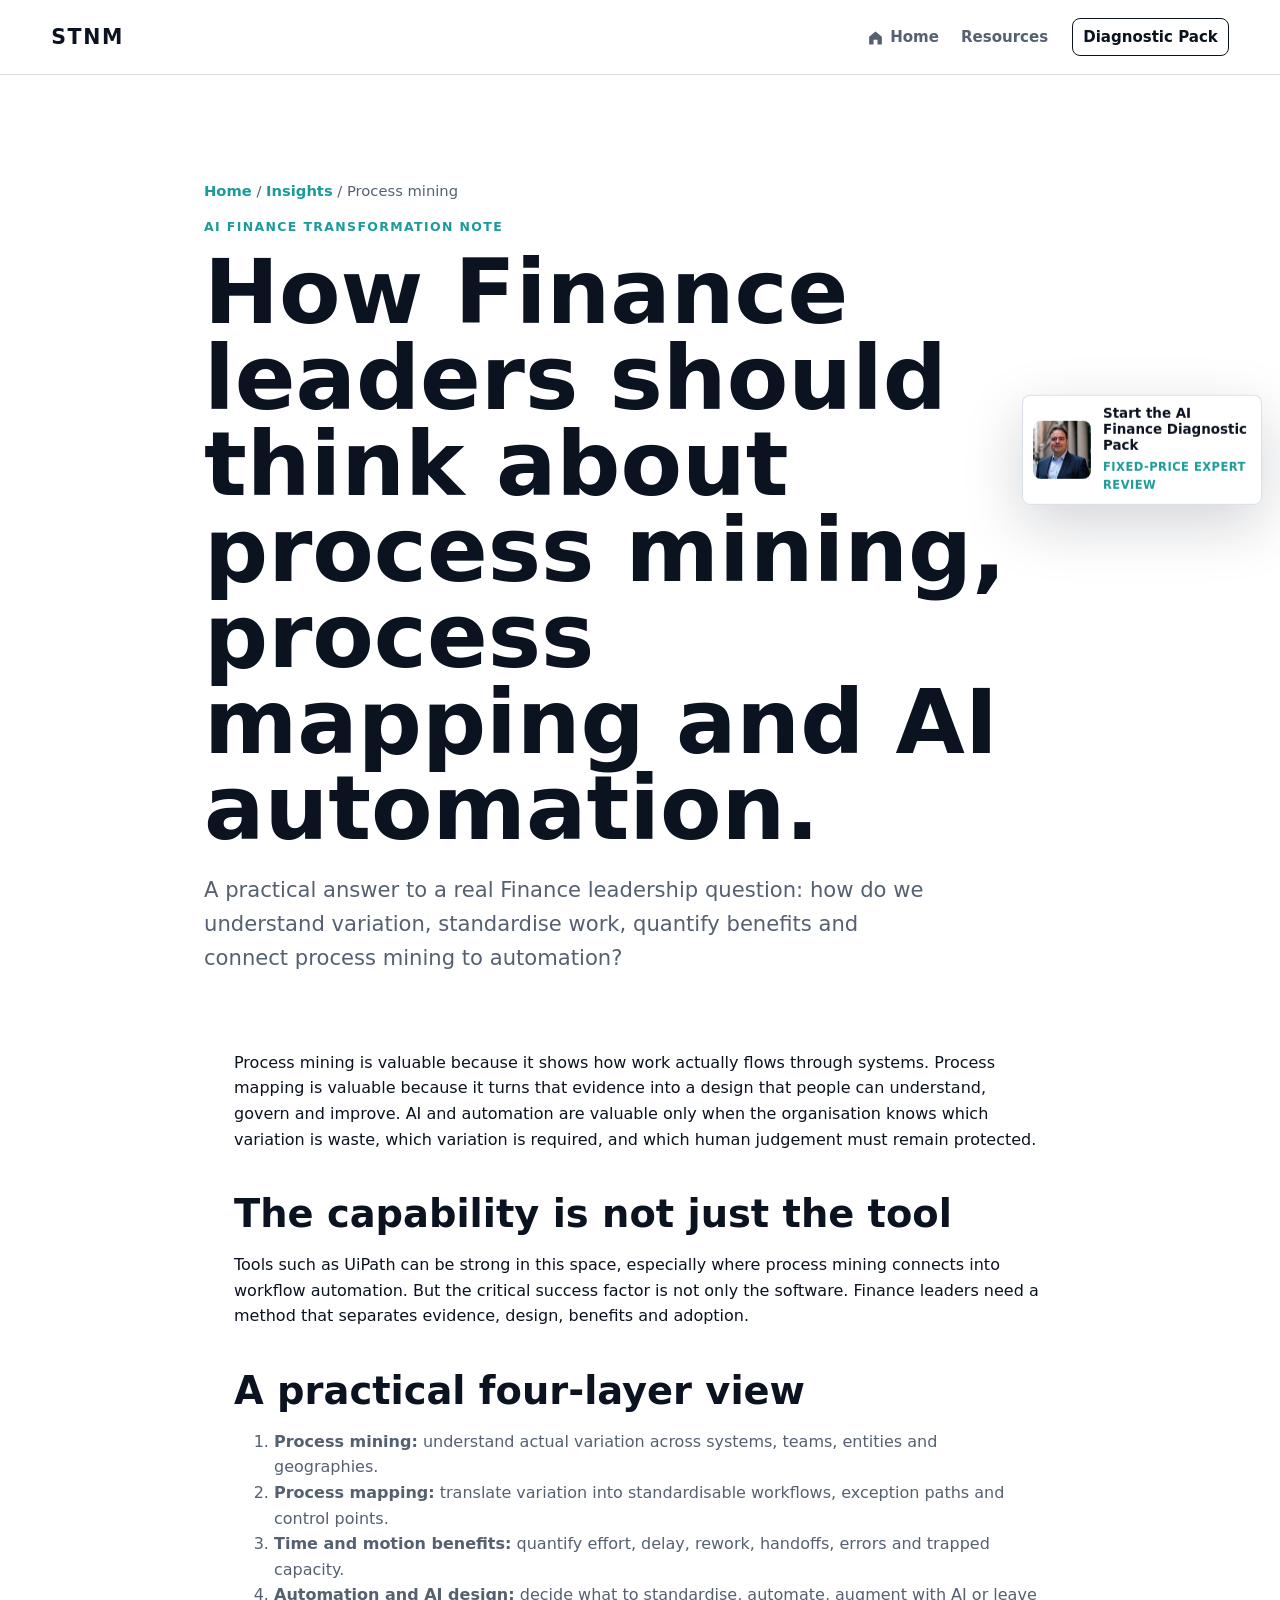
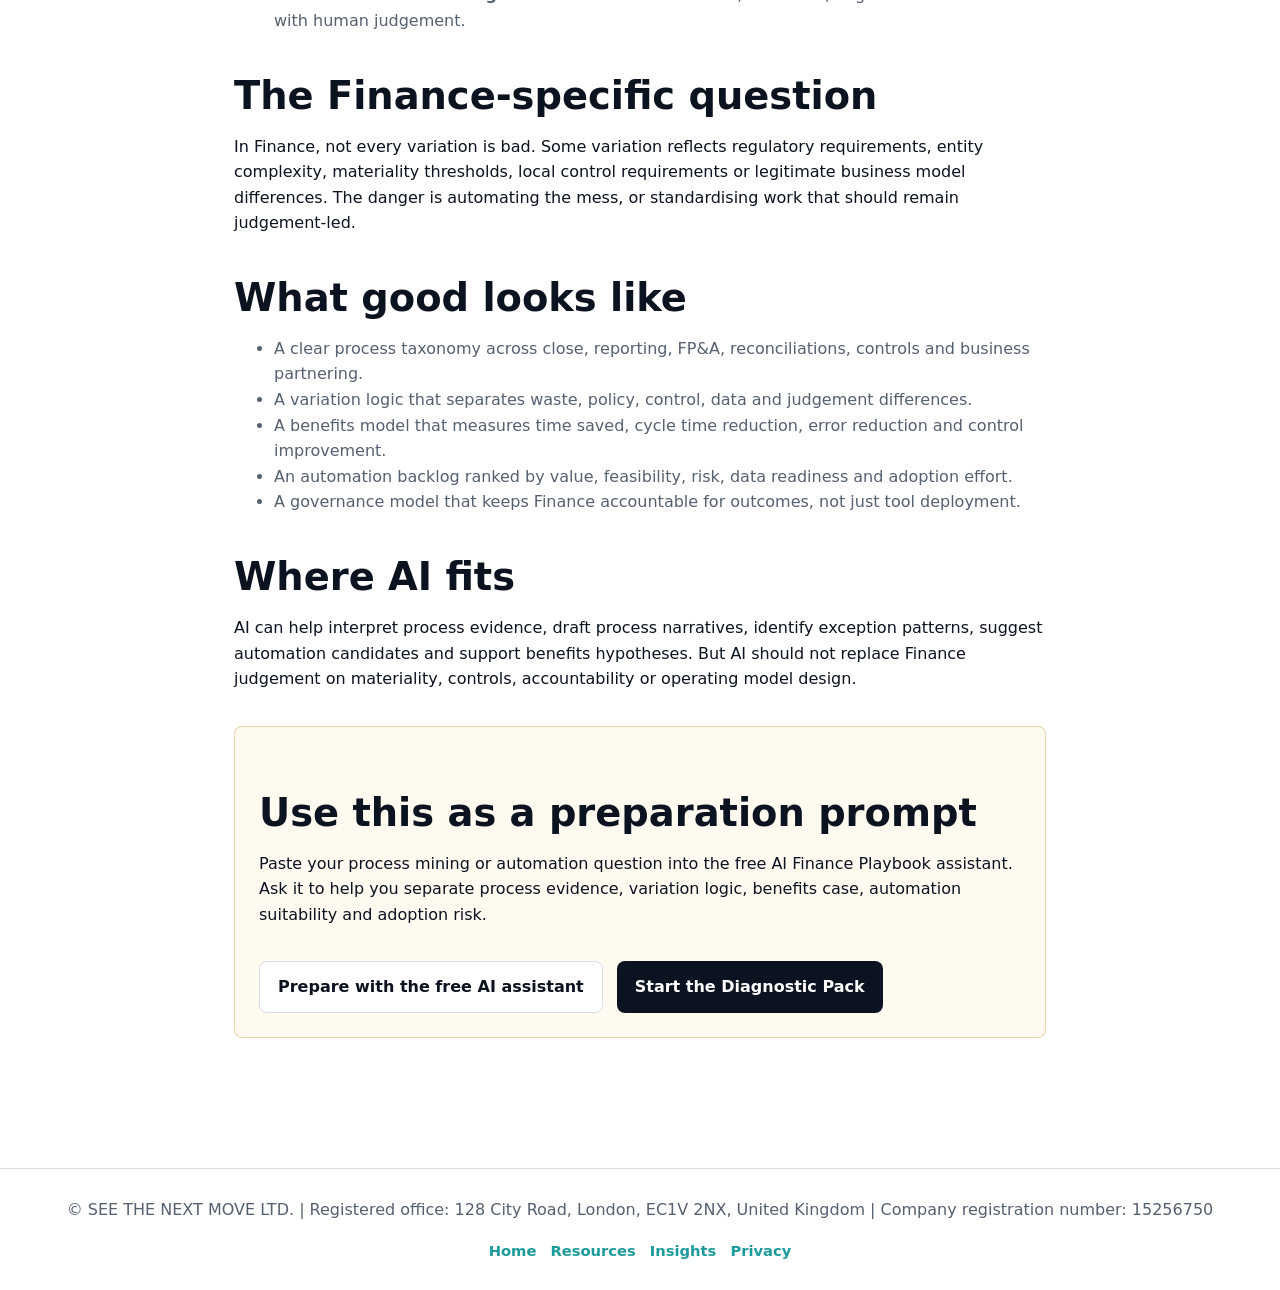
<file: ai-finance-process-mining.html>
<!doctype html>
<html lang="en-GB">
  <head>
    <meta charset="utf-8" />
    <meta name="viewport" content="width=device-width, initial-scale=1" />
    <title>AI, Process Mining And Finance Automation | See The Next Move</title>
    <meta
      name="description"
      content="How Finance leaders should think about process mining, process mapping, variation, standardisation, time and motion, automation benefits and AI-enabled Finance transformation."
    />
    <link rel="canonical" href="https://www.seethenextmove.com/ai-finance-process-mining.html" />
    <link rel="stylesheet" href="styles.css" />
    <script type="application/ld+json">
      {
        "@context": "https://schema.org",
        "@type": "Article",
        "headline": "How Finance leaders should think about process mining, process mapping and AI automation",
        "author": {
          "@type": "Person",
          "name": "Gilles Bonelli FCCA"
        },
        "publisher": {
          "@type": "ProfessionalService",
          "name": "See The Next Move"
        },
        "datePublished": "2026-05-13",
        "dateModified": "2026-05-14",
        "mainEntityOfPage": "https://www.seethenextmove.com/ai-finance-process-mining.html"
      }
    </script>
  </head>
  <body>
    <header class="site-header">
      <a class="brand" href="index.html" aria-label="See The Next Move home"><span class="brand-wordmark">STNM</span></a>
      <nav class="nav" aria-label="Main navigation">
        <a class="home-link" href="index.html" aria-label="Home">
          <svg aria-hidden="true" viewBox="0 0 24 24"><path d="m3 10.8 9-7.2 9 7.2V21a1 1 0 0 1-1 1h-5.2v-7h-5.6v7H4a1 1 0 0 1-1-1V10.8Z"/></svg>
          <span>Home</span>
        </a>
        <a href="resources.html">Resources</a>
        <a class="nav-cta" href="ai-finance-diagnostic.html">Diagnostic Pack</a>
      </nav>
    </header>

    <main>
      <section class="page-hero">
        <p class="breadcrumb"><a href="index.html">Home</a> / <a href="insights.html">Insights</a> / Process mining</p>
        <p class="eyebrow">AI Finance Transformation Note</p>
        <h1>How Finance leaders should think about process mining, process mapping and AI automation.</h1>
        <p class="lead">
          A practical answer to a real Finance leadership question: how do we understand variation,
          standardise work, quantify benefits and connect process mining to automation?
        </p>
      </section>

      <article class="article-body">
        <p>
          Process mining is valuable because it shows how work actually flows through systems.
          Process mapping is valuable because it turns that evidence into a design that people can
          understand, govern and improve. AI and automation are valuable only when the organisation
          knows which variation is waste, which variation is required, and which human judgement
          must remain protected.
        </p>

        <h2>The capability is not just the tool</h2>
        <p>
          Tools such as UiPath can be strong in this space, especially where process mining connects
          into workflow automation. But the critical success factor is not only the software. Finance
          leaders need a method that separates evidence, design, benefits and adoption.
        </p>

        <h2>A practical four-layer view</h2>
        <ol>
          <li><strong>Process mining:</strong> understand actual variation across systems, teams, entities and geographies.</li>
          <li><strong>Process mapping:</strong> translate variation into standardisable workflows, exception paths and control points.</li>
          <li><strong>Time and motion benefits:</strong> quantify effort, delay, rework, handoffs, errors and trapped capacity.</li>
          <li><strong>Automation and AI design:</strong> decide what to standardise, automate, augment with AI or leave with human judgement.</li>
        </ol>

        <h2>The Finance-specific question</h2>
        <p>
          In Finance, not every variation is bad. Some variation reflects regulatory requirements,
          entity complexity, materiality thresholds, local control requirements or legitimate business
          model differences. The danger is automating the mess, or standardising work that should
          remain judgement-led.
        </p>

        <h2>What good looks like</h2>
        <ul>
          <li>A clear process taxonomy across close, reporting, FP&amp;A, reconciliations, controls and business partnering.</li>
          <li>A variation logic that separates waste, policy, control, data and judgement differences.</li>
          <li>A benefits model that measures time saved, cycle time reduction, error reduction and control improvement.</li>
          <li>An automation backlog ranked by value, feasibility, risk, data readiness and adoption effort.</li>
          <li>A governance model that keeps Finance accountable for outcomes, not just tool deployment.</li>
        </ul>

        <h2>Where AI fits</h2>
        <p>
          AI can help interpret process evidence, draft process narratives, identify exception
          patterns, suggest automation candidates and support benefits hypotheses. But AI should not
          replace Finance judgement on materiality, controls, accountability or operating model design.
        </p>

        <div class="callout">
          <h2>Use this as a preparation prompt</h2>
          <p>
            Paste your process mining or automation question into the free AI Finance Playbook
            assistant. Ask it to help you separate process evidence, variation logic, benefits case,
            automation suitability and adoption risk.
          </p>
          <div class="hero-actions">
            <a class="button secondary" href="https://chatgpt.com/g/g-67bbc67babd4819199ee183bf8b7588c-ai-finance-playbook-for-finance-leaders" target="_blank" rel="noopener noreferrer">Prepare with the free AI assistant</a>
            <a class="button primary" href="https://calendly.com/gilles-bonelli/applied-ai-coaching-session-clone?utm_source=website&utm_medium=cta&utm_campaign=ai_finance_diagnostic&utm_content=process_mining_article_cta" target="_blank" rel="noopener noreferrer">Start the Diagnostic Pack</a>
          </div>
        </div>
      </article>
    </main>

    <footer class="site-footer">
      <p>&copy; <span id="year"></span> See The Next Move. AI Finance Transformation advisory.</p>
      <p class="footer-links"><a href="index.html">Home</a><a href="resources.html">Resources</a><a href="insights.html">Insights</a><a href="privacy.html">Privacy</a></p>
    </footer>
    <script src="analytics-config.js"></script>
    <script src="script.js"></script>
  </body>
</html>
</file>
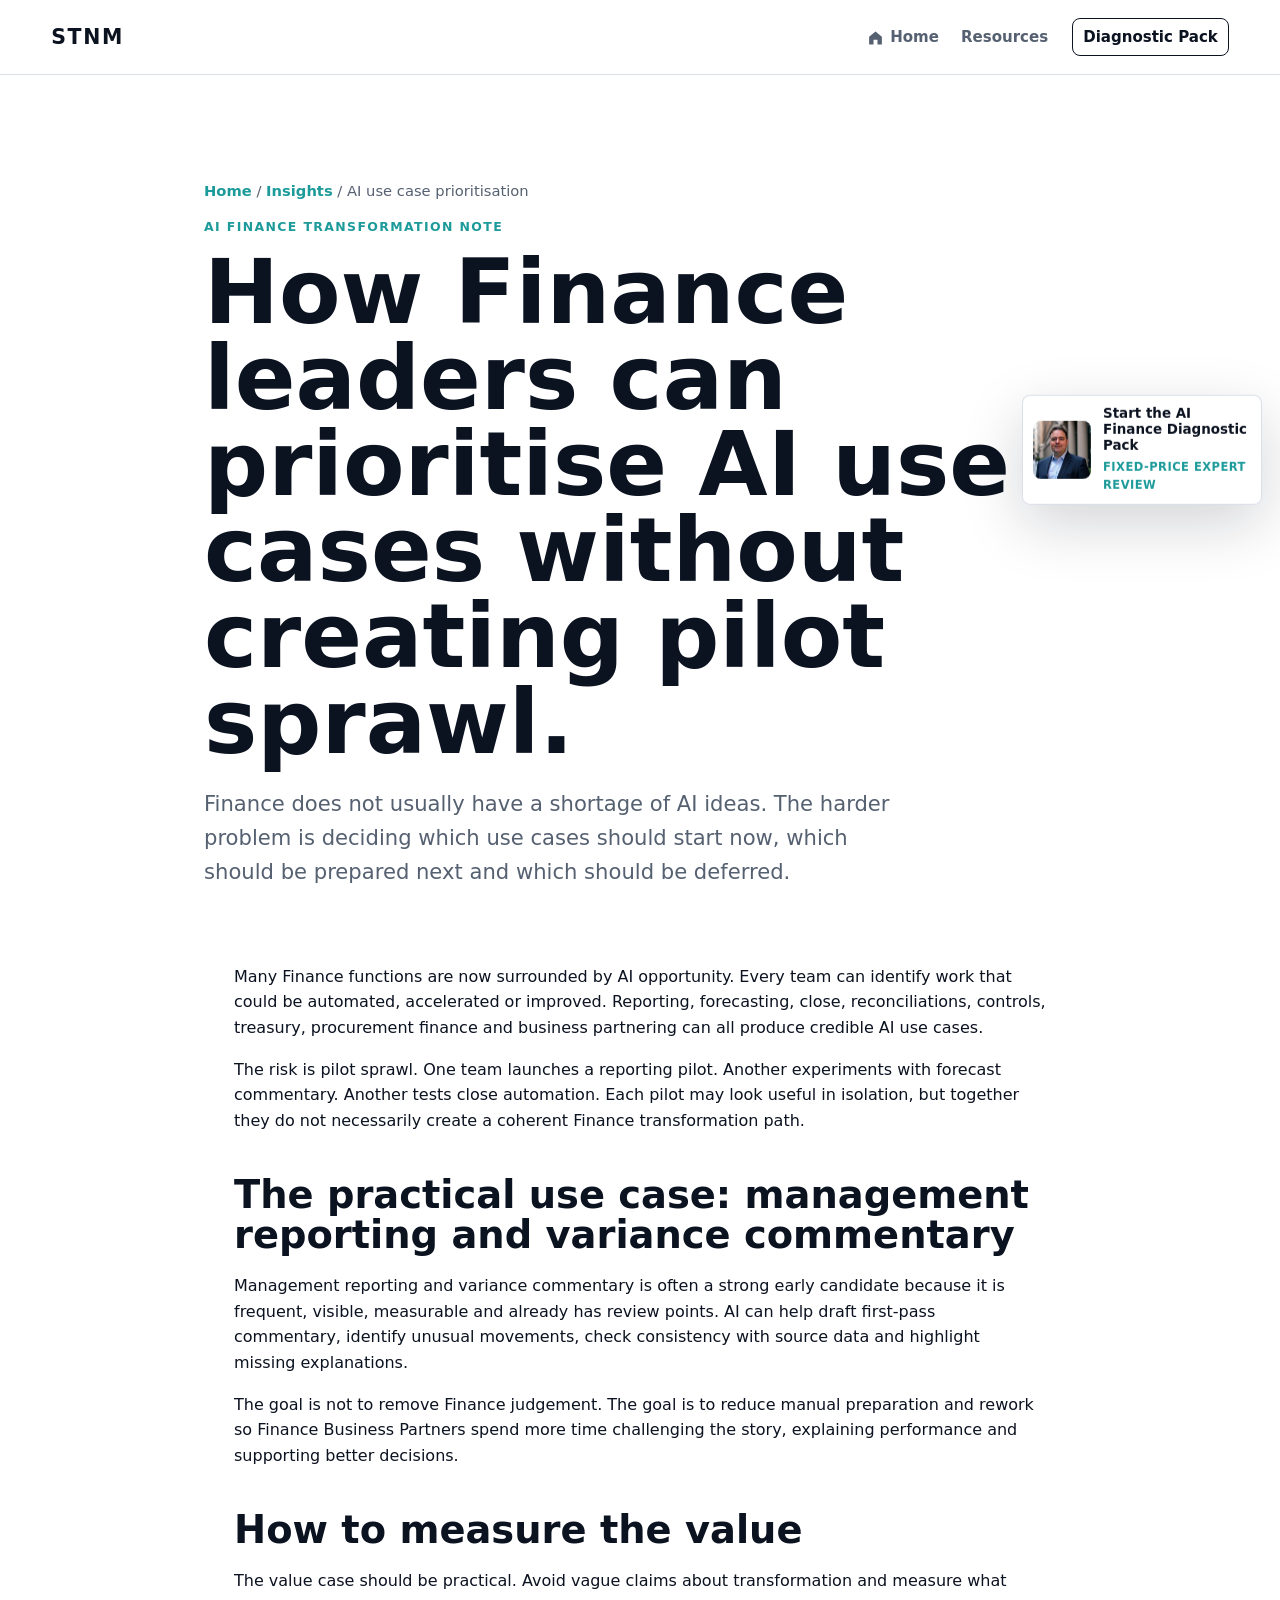
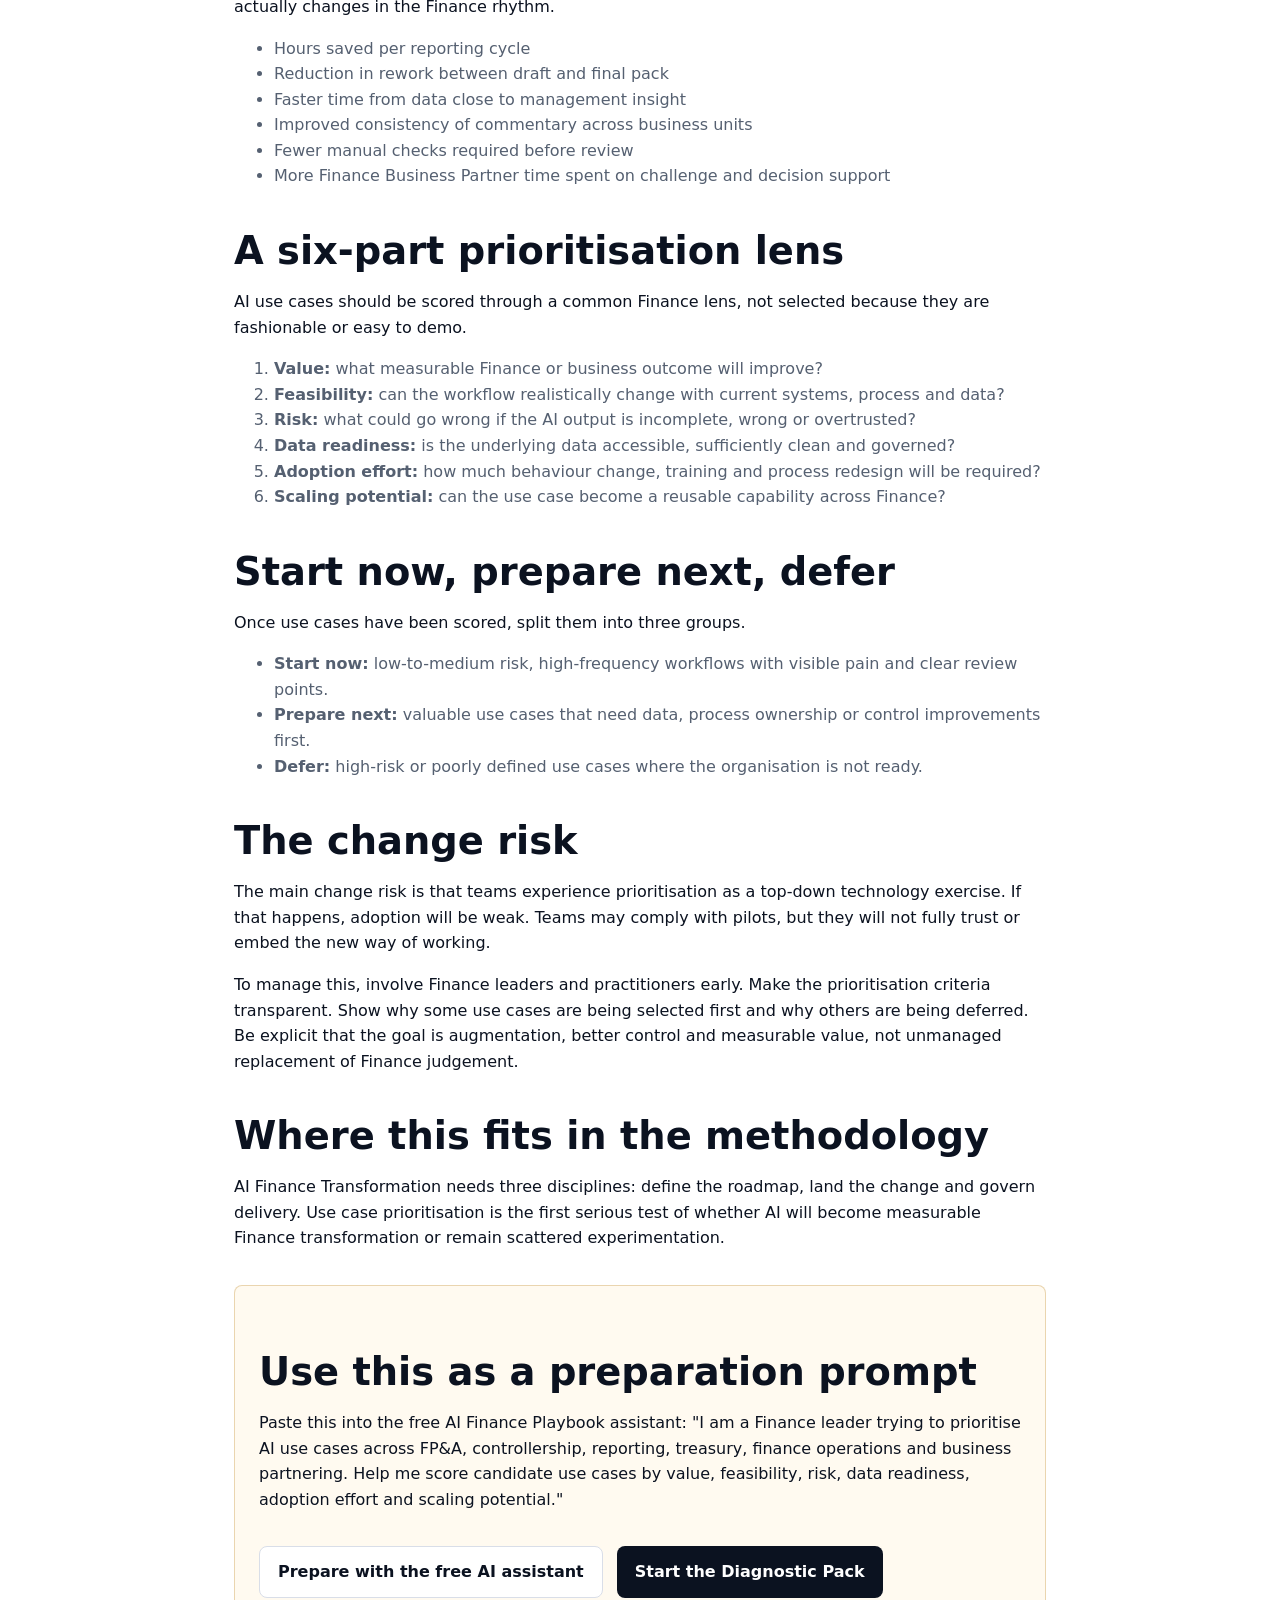
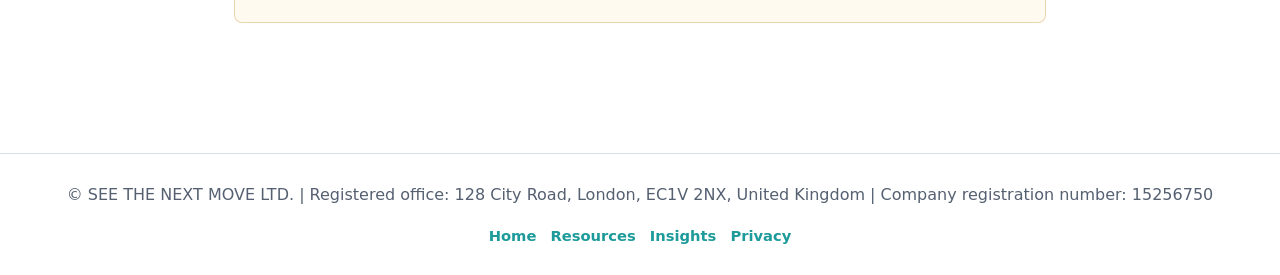
<file: ai-finance-use-case-prioritisation.html>
<!doctype html>
<html lang="en-GB">
  <head>
    <meta charset="utf-8" />
    <meta name="viewport" content="width=device-width, initial-scale=1" />
    <title>AI Finance Use Case Prioritisation | See The Next Move</title>
    <meta
      name="description"
      content="How Finance leaders can prioritise AI use cases by value, feasibility, risk, data readiness and adoption effort, so AI moves from pilots to measurable transformation."
    />
    <link rel="canonical" href="https://www.seethenextmove.com/ai-finance-use-case-prioritisation.html" />
    <link rel="stylesheet" href="styles.css" />
    <script type="application/ld+json">
      {
        "@context": "https://schema.org",
        "@type": "Article",
        "headline": "How Finance leaders can prioritise AI use cases without creating pilot sprawl",
        "author": {
          "@type": "Person",
          "name": "Gilles Bonelli FCCA"
        },
        "publisher": {
          "@type": "ProfessionalService",
          "name": "See The Next Move"
        },
        "datePublished": "2026-05-13",
        "dateModified": "2026-05-14",
        "mainEntityOfPage": "https://www.seethenextmove.com/ai-finance-use-case-prioritisation.html"
      }
    </script>
  </head>
  <body>
    <header class="site-header">
      <a class="brand" href="index.html" aria-label="See The Next Move home"><span class="brand-wordmark">STNM</span></a>
      <nav class="nav" aria-label="Main navigation">
        <a class="home-link" href="index.html" aria-label="Home">
          <svg aria-hidden="true" viewBox="0 0 24 24"><path d="m3 10.8 9-7.2 9 7.2V21a1 1 0 0 1-1 1h-5.2v-7h-5.6v7H4a1 1 0 0 1-1-1V10.8Z"/></svg>
          <span>Home</span>
        </a>
        <a href="resources.html">Resources</a>
        <a class="nav-cta" href="ai-finance-diagnostic.html">Diagnostic Pack</a>
      </nav>
    </header>

    <main>
      <section class="page-hero">
        <p class="breadcrumb"><a href="index.html">Home</a> / <a href="insights.html">Insights</a> / AI use case prioritisation</p>
        <p class="eyebrow">AI Finance Transformation Note</p>
        <h1>How Finance leaders can prioritise AI use cases without creating pilot sprawl.</h1>
        <p class="lead">
          Finance does not usually have a shortage of AI ideas. The harder problem is deciding which
          use cases should start now, which should be prepared next and which should be deferred.
        </p>
      </section>

      <article class="article-body">
        <p>
          Many Finance functions are now surrounded by AI opportunity. Every team can identify work
          that could be automated, accelerated or improved. Reporting, forecasting, close,
          reconciliations, controls, treasury, procurement finance and business partnering can all
          produce credible AI use cases.
        </p>
        <p>
          The risk is pilot sprawl. One team launches a reporting pilot. Another experiments with
          forecast commentary. Another tests close automation. Each pilot may look useful in
          isolation, but together they do not necessarily create a coherent Finance transformation
          path.
        </p>

        <h2>The practical use case: management reporting and variance commentary</h2>
        <p>
          Management reporting and variance commentary is often a strong early candidate because it
          is frequent, visible, measurable and already has review points. AI can help draft first-pass
          commentary, identify unusual movements, check consistency with source data and highlight
          missing explanations.
        </p>
        <p>
          The goal is not to remove Finance judgement. The goal is to reduce manual preparation and
          rework so Finance Business Partners spend more time challenging the story, explaining
          performance and supporting better decisions.
        </p>

        <h2>How to measure the value</h2>
        <p>
          The value case should be practical. Avoid vague claims about transformation and measure
          what actually changes in the Finance rhythm.
        </p>
        <ul>
          <li>Hours saved per reporting cycle</li>
          <li>Reduction in rework between draft and final pack</li>
          <li>Faster time from data close to management insight</li>
          <li>Improved consistency of commentary across business units</li>
          <li>Fewer manual checks required before review</li>
          <li>More Finance Business Partner time spent on challenge and decision support</li>
        </ul>

        <h2>A six-part prioritisation lens</h2>
        <p>
          AI use cases should be scored through a common Finance lens, not selected because they are
          fashionable or easy to demo.
        </p>
        <ol>
          <li><strong>Value:</strong> what measurable Finance or business outcome will improve?</li>
          <li><strong>Feasibility:</strong> can the workflow realistically change with current systems, process and data?</li>
          <li><strong>Risk:</strong> what could go wrong if the AI output is incomplete, wrong or overtrusted?</li>
          <li><strong>Data readiness:</strong> is the underlying data accessible, sufficiently clean and governed?</li>
          <li><strong>Adoption effort:</strong> how much behaviour change, training and process redesign will be required?</li>
          <li><strong>Scaling potential:</strong> can the use case become a reusable capability across Finance?</li>
        </ol>

        <h2>Start now, prepare next, defer</h2>
        <p>
          Once use cases have been scored, split them into three groups.
        </p>
        <ul>
          <li><strong>Start now:</strong> low-to-medium risk, high-frequency workflows with visible pain and clear review points.</li>
          <li><strong>Prepare next:</strong> valuable use cases that need data, process ownership or control improvements first.</li>
          <li><strong>Defer:</strong> high-risk or poorly defined use cases where the organisation is not ready.</li>
        </ul>

        <h2>The change risk</h2>
        <p>
          The main change risk is that teams experience prioritisation as a top-down technology
          exercise. If that happens, adoption will be weak. Teams may comply with pilots, but they
          will not fully trust or embed the new way of working.
        </p>
        <p>
          To manage this, involve Finance leaders and practitioners early. Make the prioritisation
          criteria transparent. Show why some use cases are being selected first and why others are
          being deferred. Be explicit that the goal is augmentation, better control and measurable
          value, not unmanaged replacement of Finance judgement.
        </p>

        <h2>Where this fits in the methodology</h2>
        <p>
          AI Finance Transformation needs three disciplines: define the roadmap, land the change and
          govern delivery. Use case prioritisation is the first serious test of whether AI will
          become measurable Finance transformation or remain scattered experimentation.
        </p>

        <div class="callout">
          <h2>Use this as a preparation prompt</h2>
          <p>
            Paste this into the free AI Finance Playbook assistant: "I am a Finance leader trying to
            prioritise AI use cases across FP&amp;A, controllership, reporting, treasury, finance
            operations and business partnering. Help me score candidate use cases by value,
            feasibility, risk, data readiness, adoption effort and scaling potential."
          </p>
          <div class="hero-actions">
            <a class="button secondary" href="https://chatgpt.com/g/g-67bbc67babd4819199ee183bf8b7588c-ai-finance-playbook-for-finance-leaders" target="_blank" rel="noopener noreferrer">Prepare with the free AI assistant</a>
            <a class="button primary" href="https://calendly.com/gilles-bonelli/applied-ai-coaching-session-clone?utm_source=website&utm_medium=cta&utm_campaign=ai_finance_diagnostic&utm_content=use_case_article_cta" target="_blank" rel="noopener noreferrer">Start the Diagnostic Pack</a>
          </div>
        </div>
      </article>
    </main>

    <footer class="site-footer">
      <p>&copy; <span id="year"></span> See The Next Move. AI Finance Transformation advisory.</p>
      <p class="footer-links"><a href="index.html">Home</a><a href="resources.html">Resources</a><a href="insights.html">Insights</a><a href="privacy.html">Privacy</a></p>
    </footer>
    <script src="analytics-config.js"></script>
    <script src="script.js"></script>
  </body>
</html>
</file>
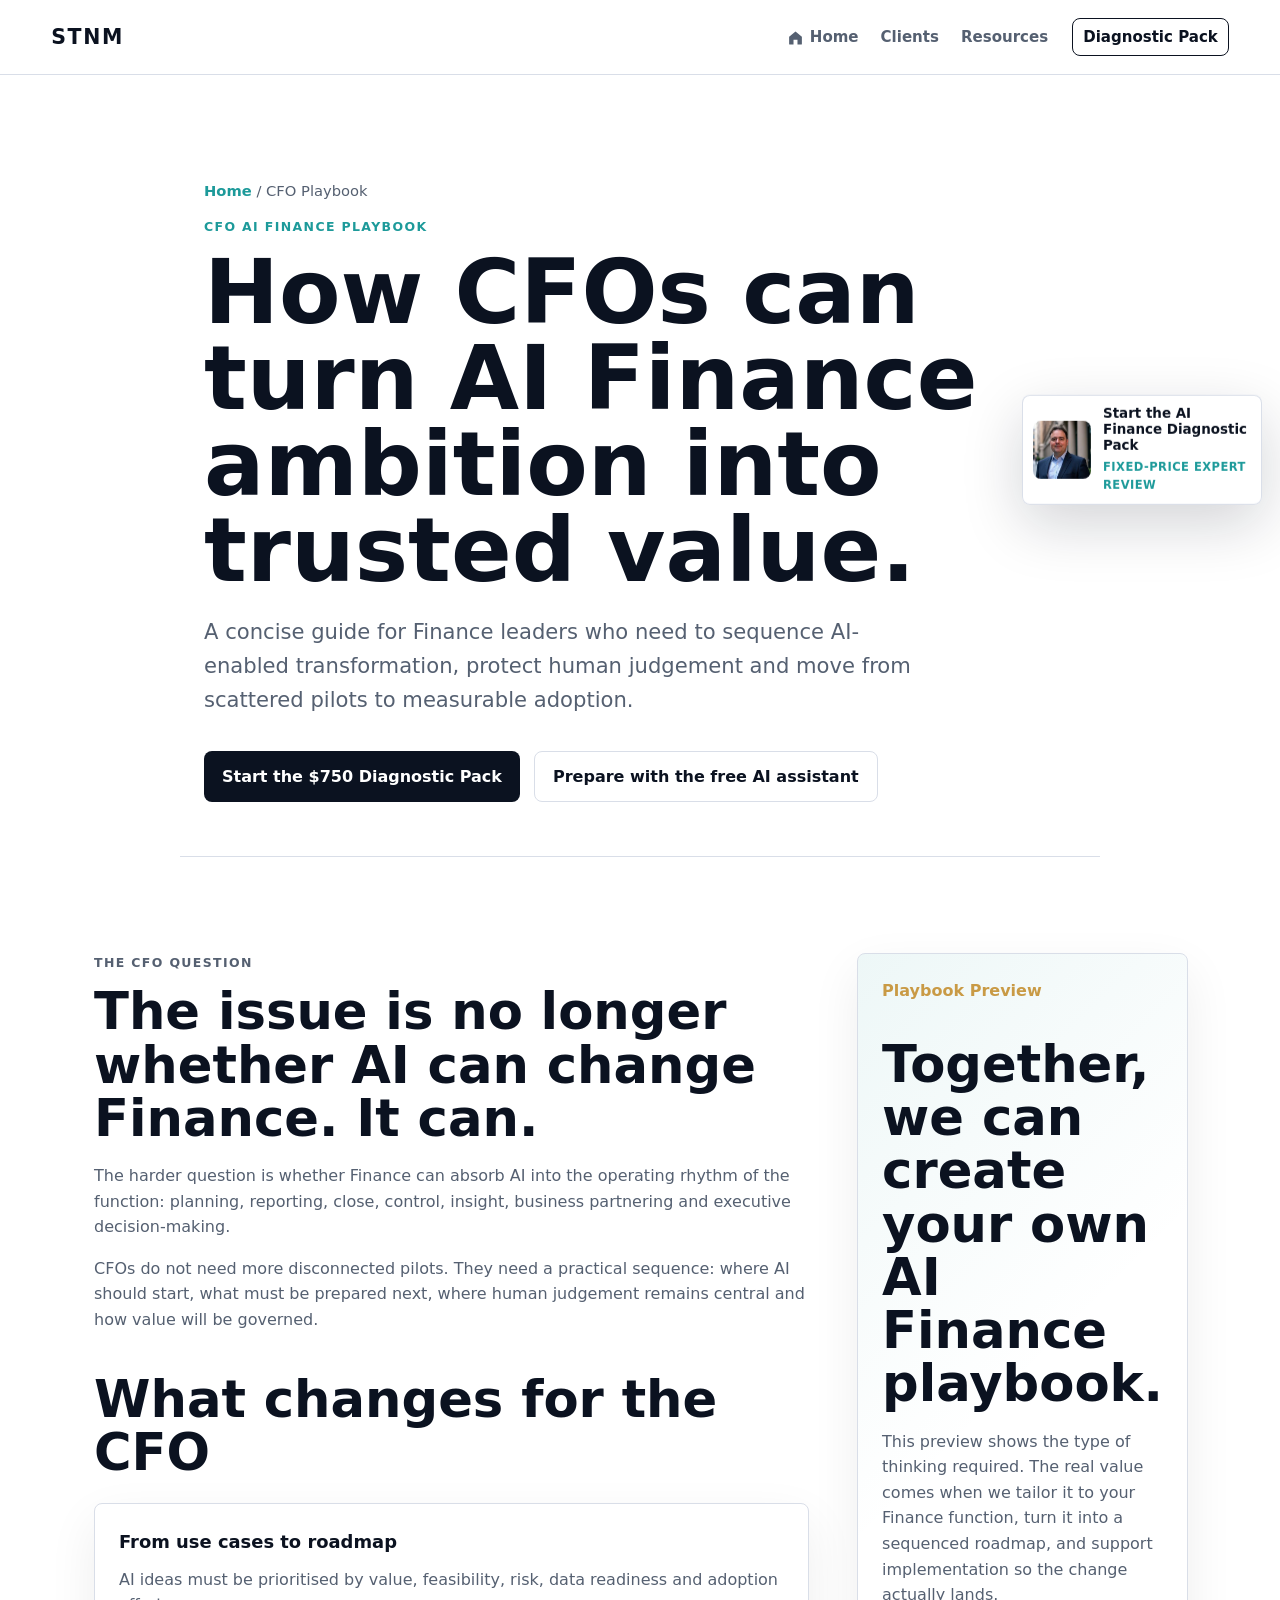
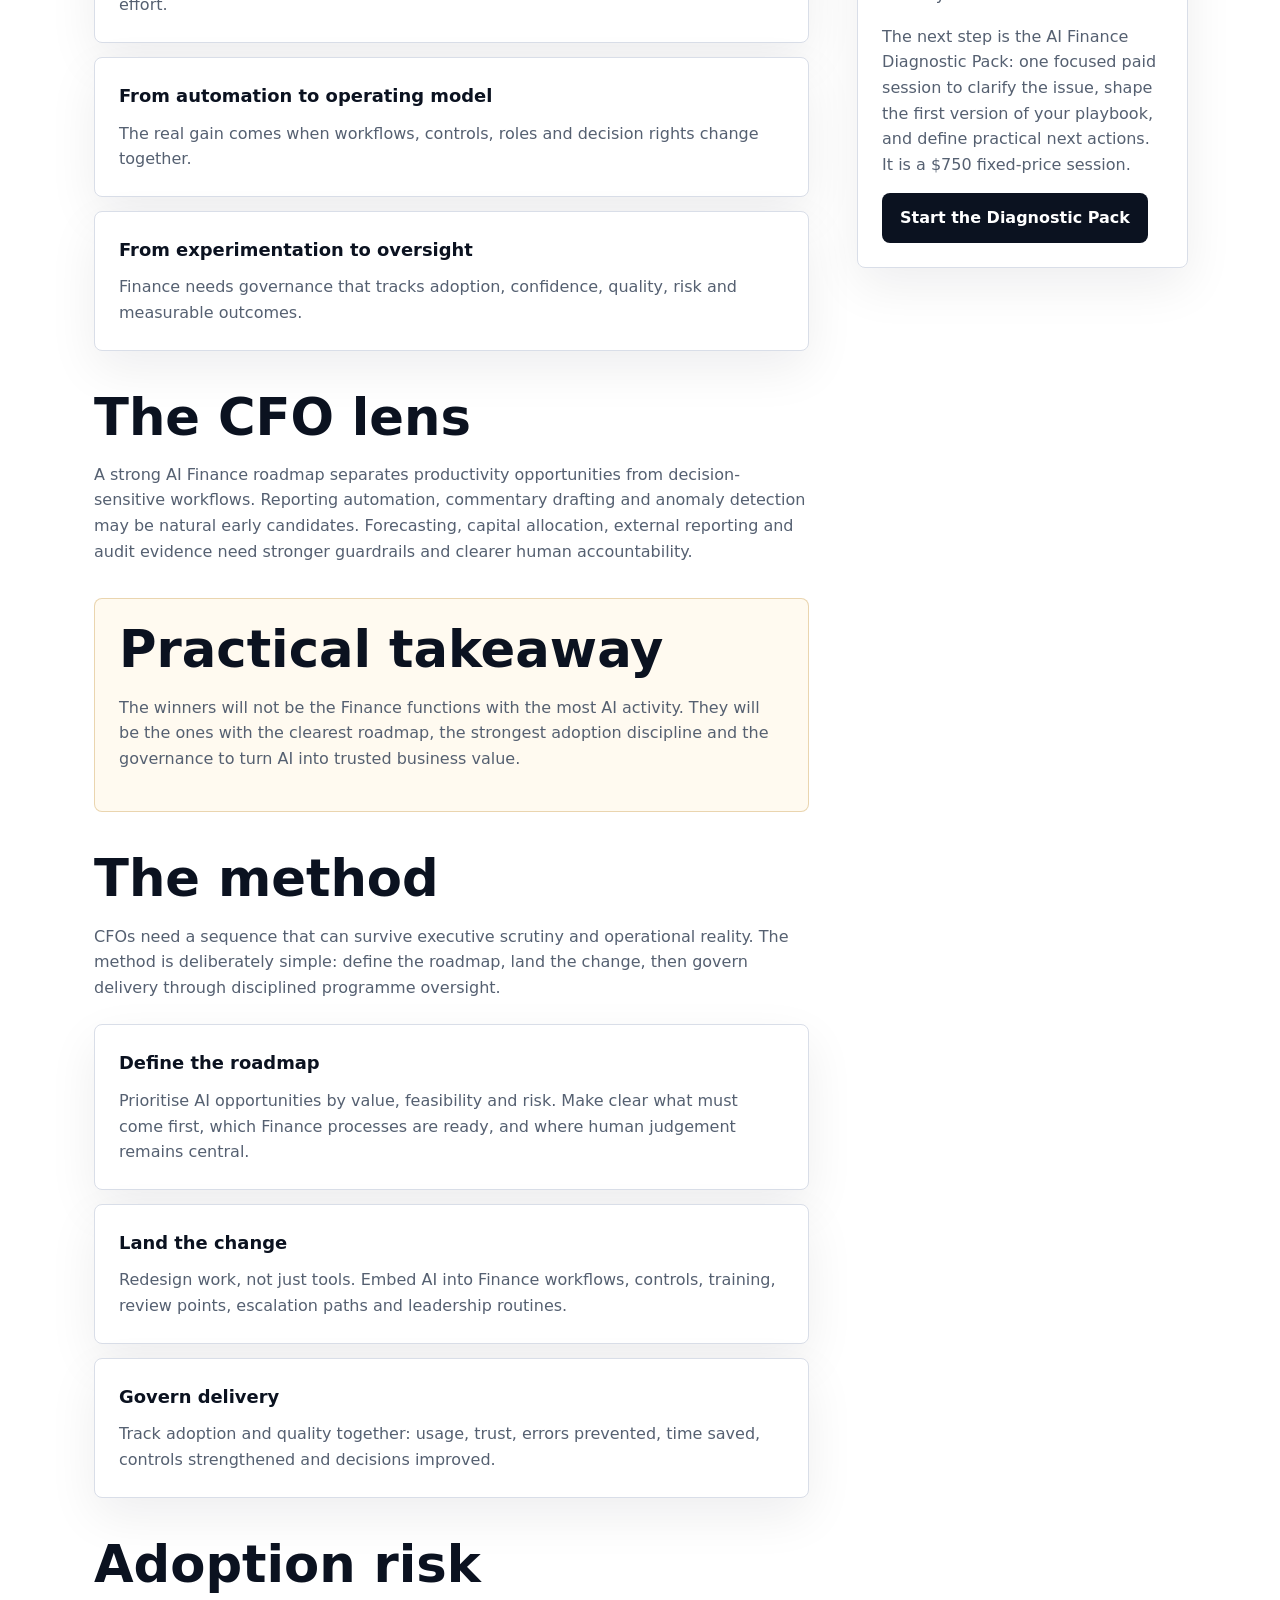
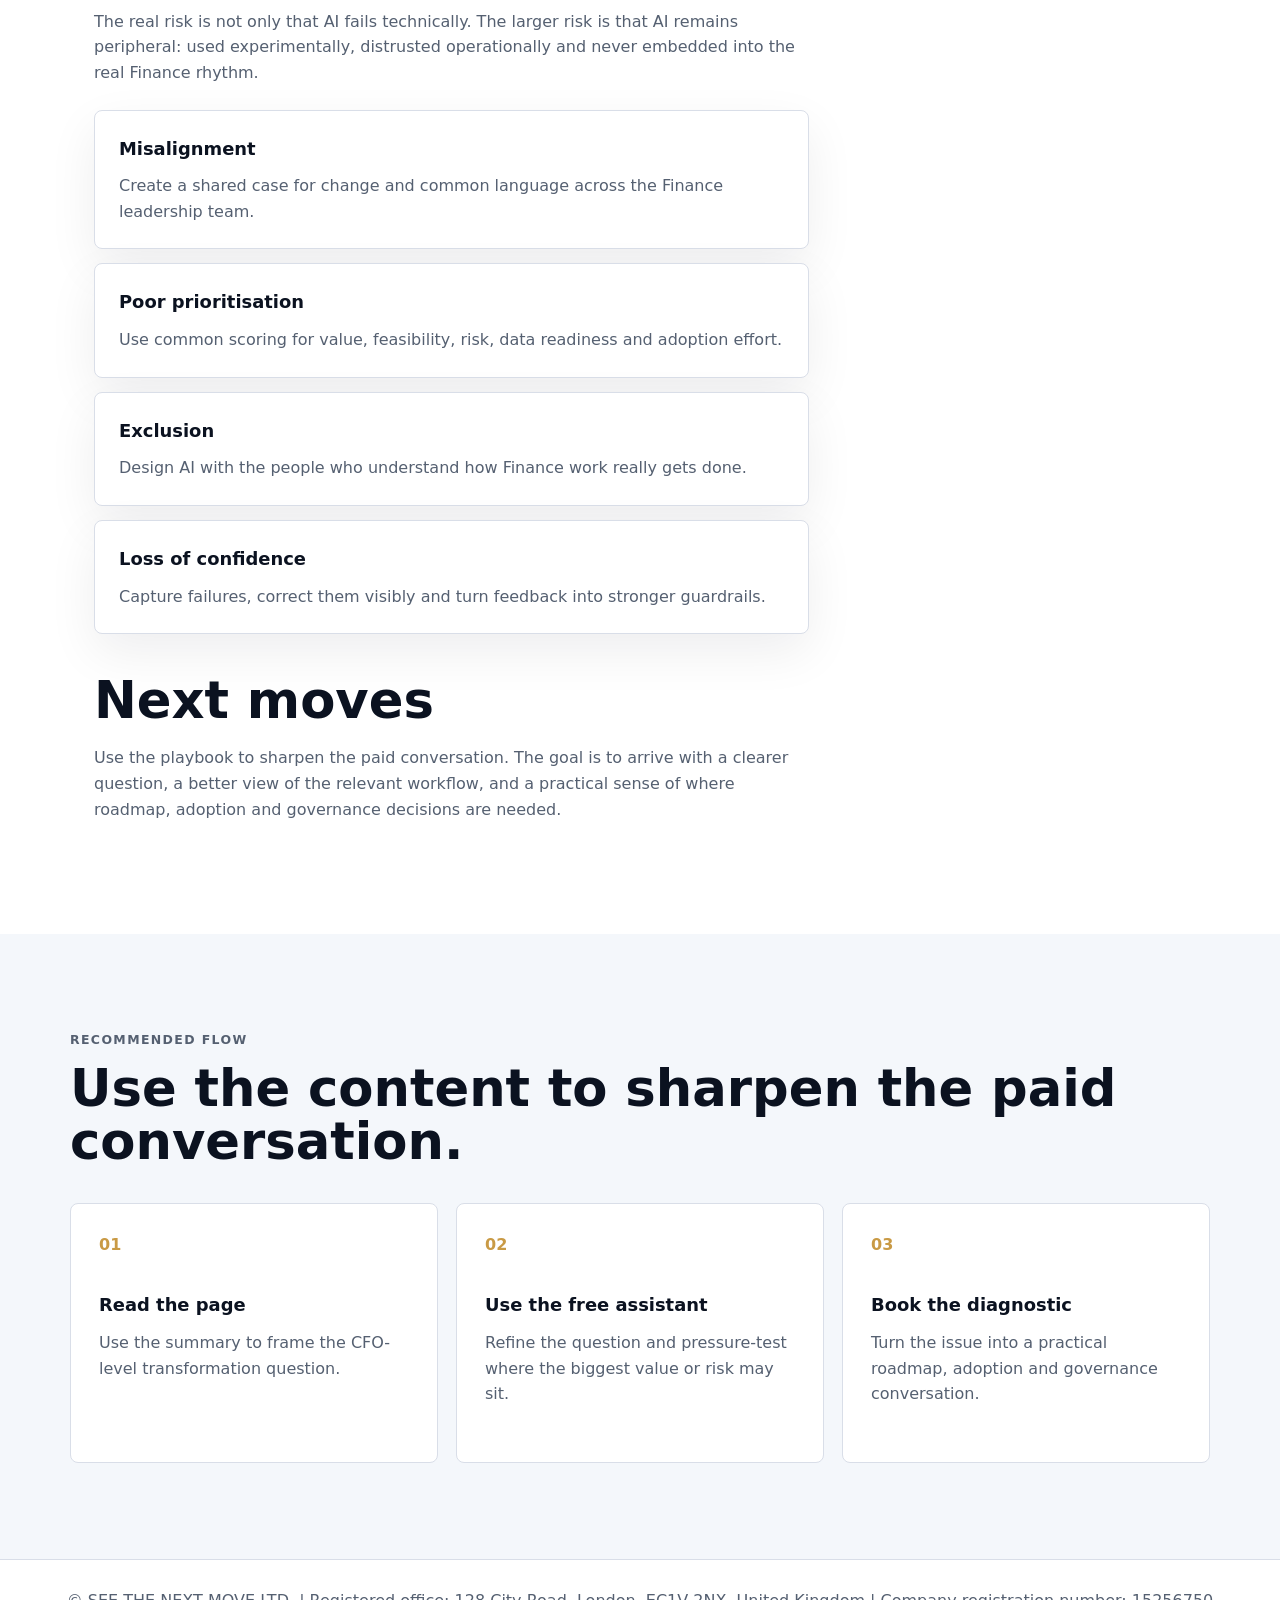
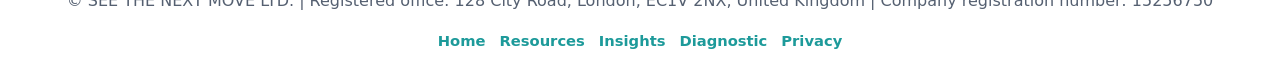
<file: cfo-ai-finance-playbook.html>
<!doctype html>
<html lang="en-GB">
  <head>
    <meta charset="utf-8" />
    <meta name="viewport" content="width=device-width, initial-scale=1" />
    <title>CFO AI Finance Playbook | See The Next Move</title>
    <meta
      name="description"
      content="A concise CFO AI Finance Playbook preview for Finance leaders who need to sequence AI-enabled transformation, adoption and governance, then turn it into a tailored implementation route."
    />
    <link rel="canonical" href="https://www.seethenextmove.com/cfo-ai-finance-playbook.html" />
    <link rel="stylesheet" href="styles.css" />
    <style>
      .card-link {
        color: inherit;
        text-decoration: none;
        transition: border-color 0.18s ease, box-shadow 0.18s ease, transform 0.18s ease;
      }

      .card-link:hover,
      .card-link:focus-visible {
        border-color: rgba(29, 154, 154, 0.55);
        box-shadow: 0 18px 45px rgba(11, 18, 32, 0.08);
        transform: translateY(-2px);
      }

      .card-link:focus-visible {
        outline: 3px solid rgba(29, 154, 154, 0.22);
        outline-offset: 3px;
      }
    </style>
    <script type="application/ld+json">
      {
        "@context": "https://schema.org",
        "@type": "Article",
        "headline": "CFO AI Finance Playbook",
        "author": {
          "@type": "Person",
          "name": "Gilles Bonelli FCCA"
        },
        "publisher": {
          "@type": "Organization",
          "name": "See The Next Move",
          "url": "https://www.seethenextmove.com/"
        },
        "mainEntityOfPage": "https://www.seethenextmove.com/cfo-ai-finance-playbook.html",
        "about": "AI-enabled Finance transformation for Chief Financial Officers"
      }
    </script>
  </head>
  <body>
    <header class="site-header">
      <a class="brand" href="index.html" aria-label="See The Next Move home"><span class="brand-wordmark">STNM</span></a>
      <nav class="nav" aria-label="Main navigation">
        <a class="home-link" href="index.html" aria-label="Home">
          <svg aria-hidden="true" viewBox="0 0 24 24"><path d="m3 10.8 9-7.2 9 7.2V21a1 1 0 0 1-1 1h-5.2v-7h-5.6v7H4a1 1 0 0 1-1-1V10.8Z"/></svg>
          <span>Home</span>
        </a>
        <a href="index.html#clients">Clients</a>
        <a href="resources.html">Resources</a>
        <a class="nav-cta" href="ai-finance-diagnostic.html">Diagnostic Pack</a>
      </nav>
    </header>

    <main>
      <section class="page-hero playbook-hero">
        <p class="breadcrumb"><a href="index.html">Home</a> / CFO Playbook</p>
        <p class="eyebrow">CFO AI Finance Playbook</p>
        <h1>How CFOs can turn AI Finance ambition into trusted value.</h1>
        <p class="lead">
          A concise guide for Finance leaders who need to sequence AI-enabled transformation,
          protect human judgement and move from scattered pilots to measurable adoption.
        </p>
        <div class="hero-actions">
          <a class="button primary" href="#diagnostic">Start the $750 Diagnostic Pack</a>
          <a class="button secondary" href="https://chatgpt.com/g/g-67bbc67babd4819199ee183bf8b7588c-ai-finance-playbook-for-finance-leaders" target="_blank" rel="noopener noreferrer">Prepare with the free AI assistant</a>
        </div>
      </section>

      <section class="section">
        <div class="playbook-content-grid">
          <article class="playbook-main" id="playbook-content">
            <p class="section-kicker">The CFO Question</p>
            <h2>The issue is no longer whether AI can change Finance. It can.</h2>
            <p>
              The harder question is whether Finance can absorb AI into the operating rhythm of the
              function: planning, reporting, close, control, insight, business partnering and
              executive decision-making.
            </p>
            <p>
              CFOs do not need more disconnected pilots. They need a practical sequence: where AI
              should start, what must be prepared next, where human judgement remains central and
              how value will be governed.
            </p>

            <h2>What changes for the CFO</h2>
            <div class="playbook-points">
              <div>
                <h3>From use cases to roadmap</h3>
                <p>AI ideas must be prioritised by value, feasibility, risk, data readiness and adoption effort.</p>
              </div>
              <div>
                <h3>From automation to operating model</h3>
                <p>The real gain comes when workflows, controls, roles and decision rights change together.</p>
              </div>
              <div>
                <h3>From experimentation to oversight</h3>
                <p>Finance needs governance that tracks adoption, confidence, quality, risk and measurable outcomes.</p>
              </div>
            </div>

            <h2>The CFO lens</h2>
            <p>
              A strong AI Finance roadmap separates productivity opportunities from decision-sensitive
              workflows. Reporting automation, commentary drafting and anomaly detection may be
              natural early candidates. Forecasting, capital allocation, external reporting and audit
              evidence need stronger guardrails and clearer human accountability.
            </p>

            <div class="callout">
              <h2>Practical takeaway</h2>
              <p>
                The winners will not be the Finance functions with the most AI activity. They will
                be the ones with the clearest roadmap, the strongest adoption discipline and the
                governance to turn AI into trusted business value.
              </p>
            </div>

            <h2>The method</h2>
            <p>
              CFOs need a sequence that can survive executive scrutiny and operational reality.
              The method is deliberately simple: define the roadmap, land the change, then govern
              delivery through disciplined programme oversight.
            </p>
            <div class="playbook-points">
              <div>
                <h3>Define the roadmap</h3>
                <p>
                  Prioritise AI opportunities by value, feasibility and risk. Make clear what
                  must come first, which Finance processes are ready, and where human judgement
                  remains central.
                </p>
              </div>
              <div>
                <h3>Land the change</h3>
                <p>
                  Redesign work, not just tools. Embed AI into Finance workflows, controls,
                  training, review points, escalation paths and leadership routines.
                </p>
              </div>
              <div>
                <h3>Govern delivery</h3>
                <p>
                  Track adoption and quality together: usage, trust, errors prevented, time saved,
                  controls strengthened and decisions improved.
                </p>
              </div>
            </div>

            <h2>Adoption risk</h2>
            <p>
              The real risk is not only that AI fails technically. The larger risk is that AI
              remains peripheral: used experimentally, distrusted operationally and never embedded
              into the real Finance rhythm.
            </p>
            <div class="playbook-points">
              <div>
                <h3>Misalignment</h3>
                <p>Create a shared case for change and common language across the Finance leadership team.</p>
              </div>
              <div>
                <h3>Poor prioritisation</h3>
                <p>Use common scoring for value, feasibility, risk, data readiness and adoption effort.</p>
              </div>
              <div>
                <h3>Exclusion</h3>
                <p>Design AI with the people who understand how Finance work really gets done.</p>
              </div>
              <div>
                <h3>Loss of confidence</h3>
                <p>Capture failures, correct them visibly and turn feedback into stronger guardrails.</p>
              </div>
            </div>

            <h2>Next moves</h2>
            <p>
              Use the playbook to sharpen the paid conversation. The goal is to arrive with a
              clearer question, a better view of the relevant workflow, and a practical sense of
              where roadmap, adoption and governance decisions are needed.
            </p>
          </article>

          <aside class="playbook-side" id="diagnostic">
            <div class="playbook-cta-card">
              <span class="step">Playbook Preview</span>
              <h2>Together, we can create your own AI Finance playbook.</h2>
              <p>
                This preview shows the type of thinking required. The real value comes when we
                tailor it to your Finance function, turn it into a sequenced roadmap, and support
                implementation so the change actually lands.
              </p>
              <p>
                The next step is the AI Finance Diagnostic Pack: one focused paid session to
                clarify the issue, shape the first version of your playbook, and define practical
                next actions. It is a $750 fixed-price session.
              </p>
              <a class="button primary" href="https://calendly.com/gilles-bonelli/applied-ai-coaching-session-clone?utm_source=website&utm_medium=cta&utm_campaign=ai_finance_diagnostic&utm_content=cfo_playbook_preview" target="_blank" rel="noopener noreferrer">Start the Diagnostic Pack</a>
            </div>
          </aside>
        </div>
      </section>

      <section class="section muted">
        <div class="section-heading">
          <p class="section-kicker">Recommended Flow</p>
          <h2>Use the content to sharpen the paid conversation.</h2>
        </div>
        <div class="three-column">
          <a class="card card-link" href="#playbook-content" aria-label="Read the CFO playbook page">
            <span class="step">01</span>
            <h3>Read the page</h3>
            <p>Use the summary to frame the CFO-level transformation question.</p>
          </a>
          <a class="card card-link" href="https://chatgpt.com/g/g-67bbc67babd4819199ee183bf8b7588c-ai-finance-playbook-for-finance-leaders" target="_blank" rel="noopener noreferrer" aria-label="Use the free AI Finance assistant">
            <span class="step">02</span>
            <h3>Use the free assistant</h3>
            <p>Refine the question and pressure-test where the biggest value or risk may sit.</p>
          </a>
          <a class="card card-link" href="#diagnostic" aria-label="Book the diagnostic pack from this page">
            <span class="step">03</span>
            <h3>Book the diagnostic</h3>
            <p>Turn the issue into a practical roadmap, adoption and governance conversation.</p>
          </a>
        </div>
      </section>
    </main>

    <footer class="site-footer">
      <p>&copy; <span id="year"></span> See The Next Move. AI Finance Transformation advisory.</p>
      <p class="footer-links"><a href="index.html">Home</a><a href="resources.html">Resources</a><a href="insights.html">Insights</a><a href="ai-finance-diagnostic.html">Diagnostic</a><a href="privacy.html">Privacy</a></p>
    </footer>
    <script src="analytics-config.js"></script>
    <script src="script.js"></script>
  </body>
</html>
</file>
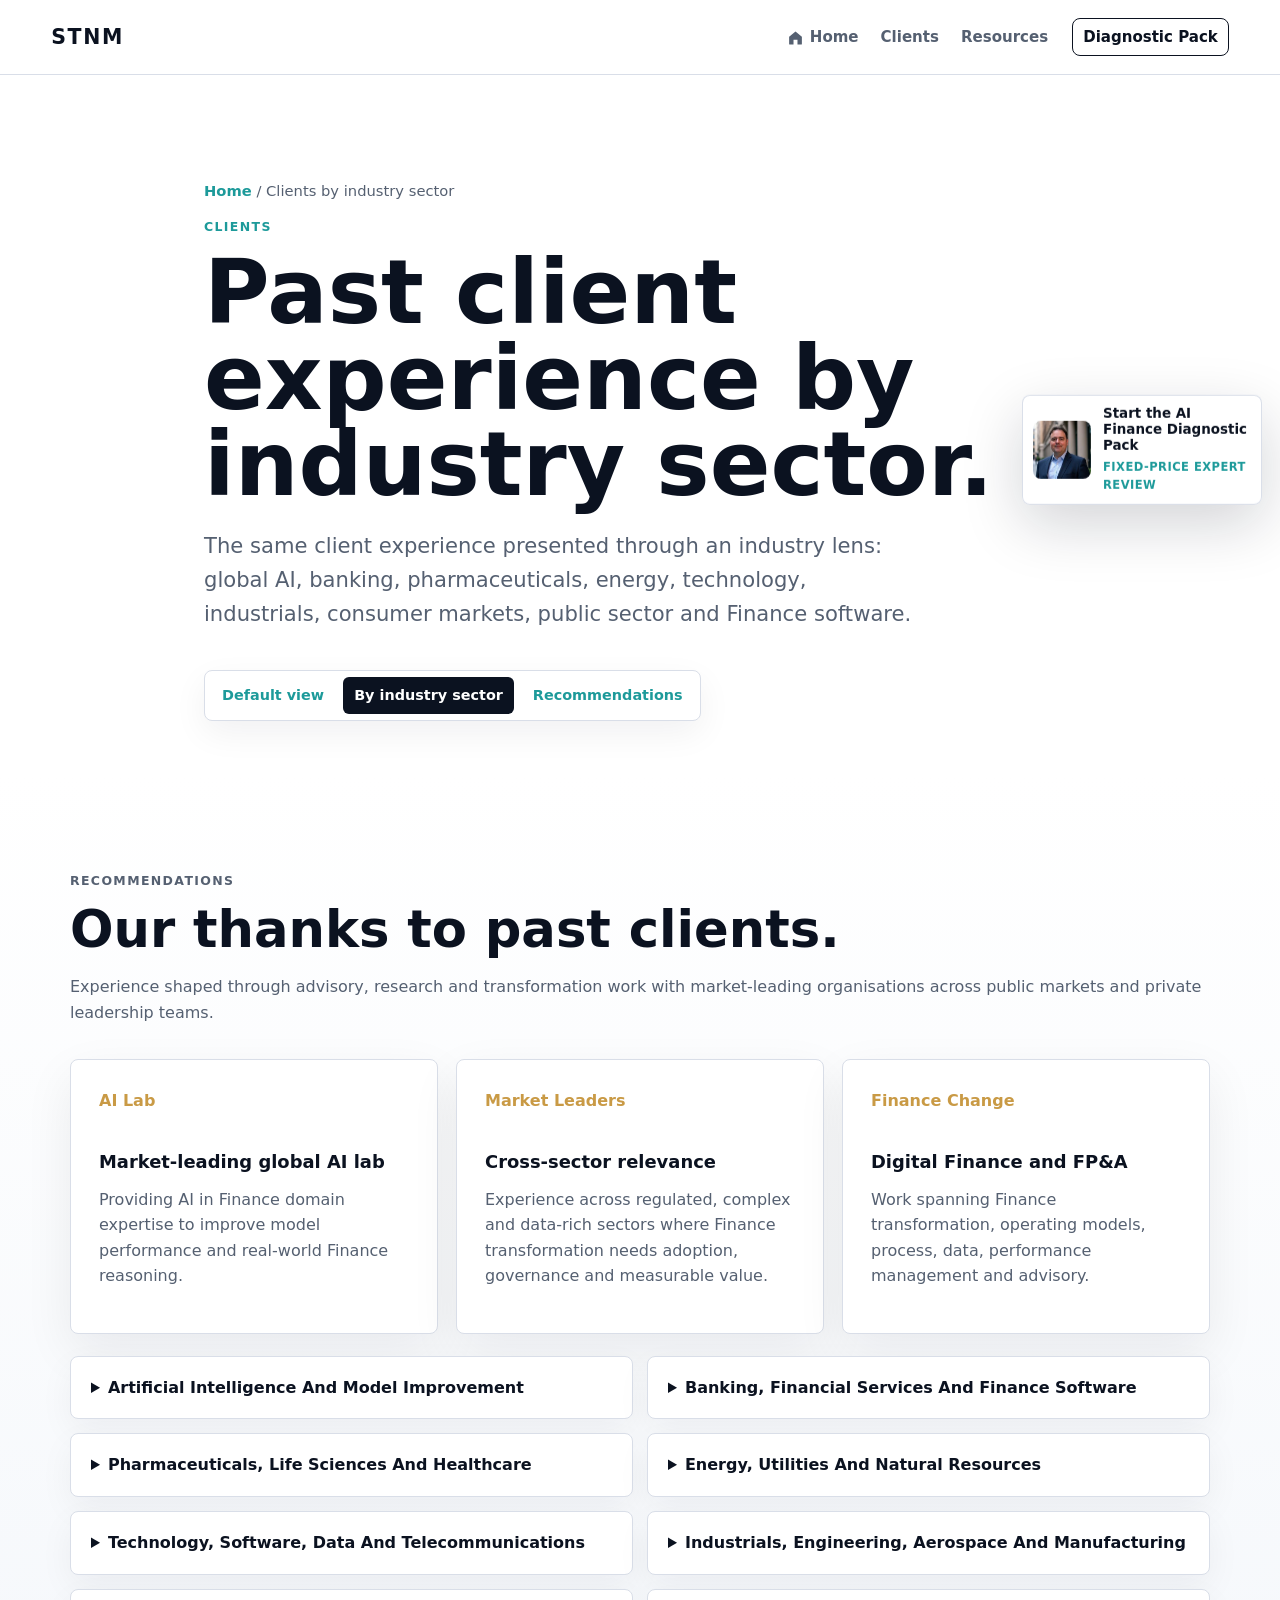
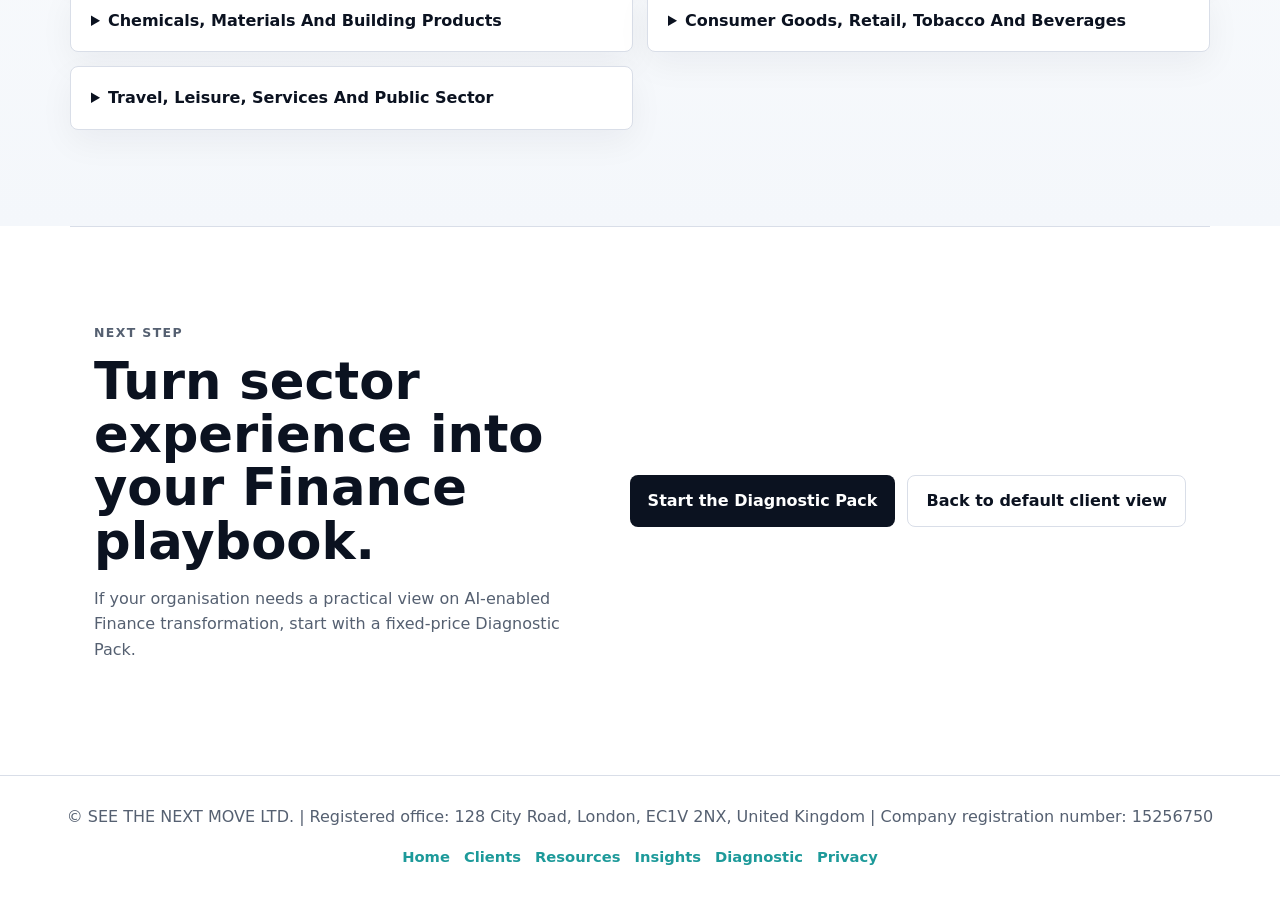
<file: clients-by-sector.html>
<!doctype html>
<html lang="en-GB">
  <head>
    <meta charset="utf-8" />
    <meta name="viewport" content="width=device-width, initial-scale=1" />
    <title>Clients By Industry Sector | See The Next Move</title>
    <meta
      name="description"
      content="Past client experience by industry sector across AI, banking, pharmaceuticals, energy, utilities, technology, industrials, retail, telecoms, public sector and Finance software."
    />
    <link rel="canonical" href="https://www.seethenextmove.com/clients-by-sector.html" />
    <link rel="stylesheet" href="styles.css" />
  </head>
  <body>
    <header class="site-header">
      <a class="brand" href="index.html" aria-label="See The Next Move home"><span class="brand-wordmark">STNM</span></a>
      <nav class="nav" aria-label="Main navigation">
        <a class="home-link" href="index.html" aria-label="Home">
          <svg aria-hidden="true" viewBox="0 0 24 24"><path d="m3 10.8 9-7.2 9 7.2V21a1 1 0 0 1-1 1h-5.2v-7h-5.6v7H4a1 1 0 0 1-1-1V10.8Z"/></svg>
          <span>Home</span>
        </a>
        <a href="index.html#clients">Clients</a>
        <a href="resources.html">Resources</a>
        <a class="nav-cta" href="ai-finance-diagnostic.html">Diagnostic Pack</a>
      </nav>
    </header>

    <main>
      <section class="page-hero">
        <p class="breadcrumb"><a href="index.html">Home</a> / Clients by industry sector</p>
        <p class="eyebrow">Clients</p>
        <h1>Past client experience by industry sector.</h1>
        <p class="lead">
          The same client experience presented through an industry lens: global AI, banking,
          pharmaceuticals, energy, technology, industrials, consumer markets, public sector and
          Finance software.
        </p>
        <div class="view-switch" aria-label="Client view switcher">
          <a href="index.html#clients">Default view</a>
          <span class="view-switch-current">By industry sector</span>
          <a href="https://www.linkedin.com/in/gilles-bonelli-fcca-7181b12/details/recommendations/" target="_blank" rel="noopener noreferrer">Recommendations</a>
        </div>
      </section>

      <section class="section clients-section">
        <div class="section-heading">
          <p class="section-kicker">Recommendations</p>
          <h2>Our thanks to past clients.</h2>
          <p>
            Experience shaped through advisory, research and transformation work with market-leading
            organisations across public markets and private leadership teams.
          </p>
        </div>

        <div class="client-proof-grid">
          <article class="client-proof-card">
            <span class="step">AI Lab</span>
            <h3>Market-leading global AI lab</h3>
            <p>Providing AI in Finance domain expertise to improve model performance and real-world Finance reasoning.</p>
          </article>
          <article class="client-proof-card">
            <span class="step">Market Leaders</span>
            <h3>Cross-sector relevance</h3>
            <p>Experience across regulated, complex and data-rich sectors where Finance transformation needs adoption, governance and measurable value.</p>
          </article>
          <article class="client-proof-card">
            <span class="step">Finance Change</span>
            <h3>Digital Finance and FP&amp;A</h3>
            <p>Work spanning Finance transformation, operating models, process, data, performance management and advisory.</p>
          </article>
        </div>

        <div class="client-market-grid sector-grid">
          <details>
            <summary>Artificial Intelligence And Model Improvement</summary>
            <ul>
              <li>Market-leading global AI lab: AI in Finance domain expertise to improve models.</li>
            </ul>
          </details>

          <details>
            <summary>Banking, Financial Services And Finance Software</summary>
            <ul>
              <li>A South African bank providing a variety of banking and financial services.</li>
              <li>An American software company providing cloud-based solutions for finance and accounting.</li>
              <li>A British software company providing cloud-based solutions for financial management and accounting.</li>
              <li>A company providing integrated record-to-report software solutions for the office of finance.</li>
            </ul>
          </details>

          <details>
            <summary>Pharmaceuticals, Life Sciences And Healthcare</summary>
            <ul>
              <li>A British-Swedish multinational pharmaceutical company.</li>
              <li>A British multinational pharmaceutical company.</li>
              <li>A German multinational pharmaceutical and life sciences company.</li>
              <li>A French multinational pharmaceutical company.</li>
              <li>An American multinational pharmaceutical corporation.</li>
              <li>A Swiss multinational pharmaceutical company.</li>
              <li>A Japanese multinational pharmaceutical company.</li>
              <li>An Irish-headquartered global health care products company and manufacturer of medical devices and supplies.</li>
              <li>A British multinational medical equipment manufacturing company.</li>
              <li>A German company specialising in medical equipment for renal and other chronic conditions.</li>
            </ul>
          </details>

          <details>
            <summary>Energy, Utilities And Natural Resources</summary>
            <ul>
              <li>A British multinational oil and gas company.</li>
              <li>A British-Dutch multinational oil and gas company.</li>
              <li>A Norwegian multinational energy company.</li>
              <li>A British multinational electricity and gas utility company.</li>
              <li>A French multinational electric utility company.</li>
              <li>A Portuguese electric utilities company.</li>
              <li>An Irish state-owned electric power company.</li>
              <li>A French multinational company with activities in water management, waste management and energy services.</li>
              <li>A British-Australian multinational metals and mining corporation.</li>
              <li>A French multinational company specialising in the production and processing of industrial minerals.</li>
            </ul>
          </details>

          <details>
            <summary>Technology, Software, Data And Telecommunications</summary>
            <ul>
              <li>A French multinational information technology service and consulting company.</li>
              <li>A French software company known for 3D design, 3D digital mock-up and product lifecycle management software.</li>
              <li>A Dutch company developing and producing advanced lithography systems for the semiconductor industry.</li>
              <li>An American multinational corporation developing and marketing networking products.</li>
              <li>A French technology company specialising in digital advertising and marketing.</li>
              <li>A Japanese multinational information technology equipment and services company.</li>
              <li>A German telecommunications company.</li>
              <li>A British multinational telecommunications company.</li>
              <li>A British satellite telecommunications company.</li>
              <li>A British media and telecommunications conglomerate.</li>
              <li>A travel technology company providing distribution, technology, payment and other solutions for travel and tourism.</li>
            </ul>
          </details>

          <details>
            <summary>Industrials, Engineering, Aerospace And Manufacturing</summary>
            <ul>
              <li>A British multinational engineering company.</li>
              <li>A multinational corporation specialising in robotics, power and automation technologies.</li>
              <li>A French multinational company that designs and builds electrical systems and serves aerospace, defence, transportation and security markets.</li>
              <li>A French aerospace and defence company.</li>
              <li>A division of an American industrial group producing power generation and distribution equipment.</li>
              <li>A British engineering company specialising in valve and fluid technology.</li>
              <li>A German multinational conglomerate active in industry, energy, healthcare and infrastructure.</li>
              <li>A multinational food packaging and processing company.</li>
              <li>A Swedish multinational home appliance manufacturer.</li>
            </ul>
          </details>

          <details>
            <summary>Chemicals, Materials And Building Products</summary>
            <ul>
              <li>A German multinational chemical company.</li>
              <li>A Belgian chemical company.</li>
              <li>A Swiss specialty chemicals company.</li>
              <li>A global leader in building materials and solutions.</li>
              <li>A French multinational tyre manufacturer.</li>
            </ul>
          </details>

          <details>
            <summary>Consumer Goods, Retail, Tobacco And Beverages</summary>
            <ul>
              <li>A multinational tobacco company.</li>
              <li>A British multinational tobacco company.</li>
              <li>An American multinational beverage corporation.</li>
              <li>A Swiss multinational food and beverage company.</li>
              <li>A British multinational groceries and general merchandise retailer.</li>
              <li>A British company operating high-end department stores.</li>
            </ul>
          </details>

          <details>
            <summary>Travel, Leisure, Services And Public Sector</summary>
            <ul>
              <li>A Dutch online travel agency specialising in lodging reservations.</li>
              <li>A service company providing vehicle rental services.</li>
              <li>A British company specialising in the delivery of essential public services.</li>
              <li>The state-owned provider of postal services in the Republic of Ireland.</li>
              <li>A local government body responsible for the transport system in Greater London.</li>
            </ul>
          </details>
        </div>
      </section>

      <section class="section contact">
        <div>
          <p class="section-kicker">Next Step</p>
          <h2>Turn sector experience into your Finance playbook.</h2>
          <p>
            If your organisation needs a practical view on AI-enabled Finance transformation,
            start with a fixed-price Diagnostic Pack.
          </p>
        </div>
        <div class="contact-actions">
          <a class="button primary" href="https://calendly.com/gilles-bonelli/applied-ai-coaching-session-clone?utm_source=website&utm_medium=cta&utm_campaign=ai_finance_diagnostic&utm_content=clients_by_sector" target="_blank" rel="noopener noreferrer">Start the Diagnostic Pack</a>
          <a class="button secondary" href="index.html#clients">Back to default client view</a>
        </div>
      </section>
    </main>

    <footer class="site-footer">
      <p>&copy; <span id="year"></span> See The Next Move. AI Finance Transformation advisory.</p>
      <p class="footer-links">
        <a href="index.html">Home</a>
        <a href="index.html#clients">Clients</a>
        <a href="resources.html">Resources</a>
        <a href="insights.html">Insights</a>
        <a href="ai-finance-diagnostic.html">Diagnostic</a>
        <a href="privacy.html">Privacy</a>
      </p>
    </footer>
    <script src="analytics-config.js"></script>
    <script src="script.js"></script>
  </body>
</html>
</file>
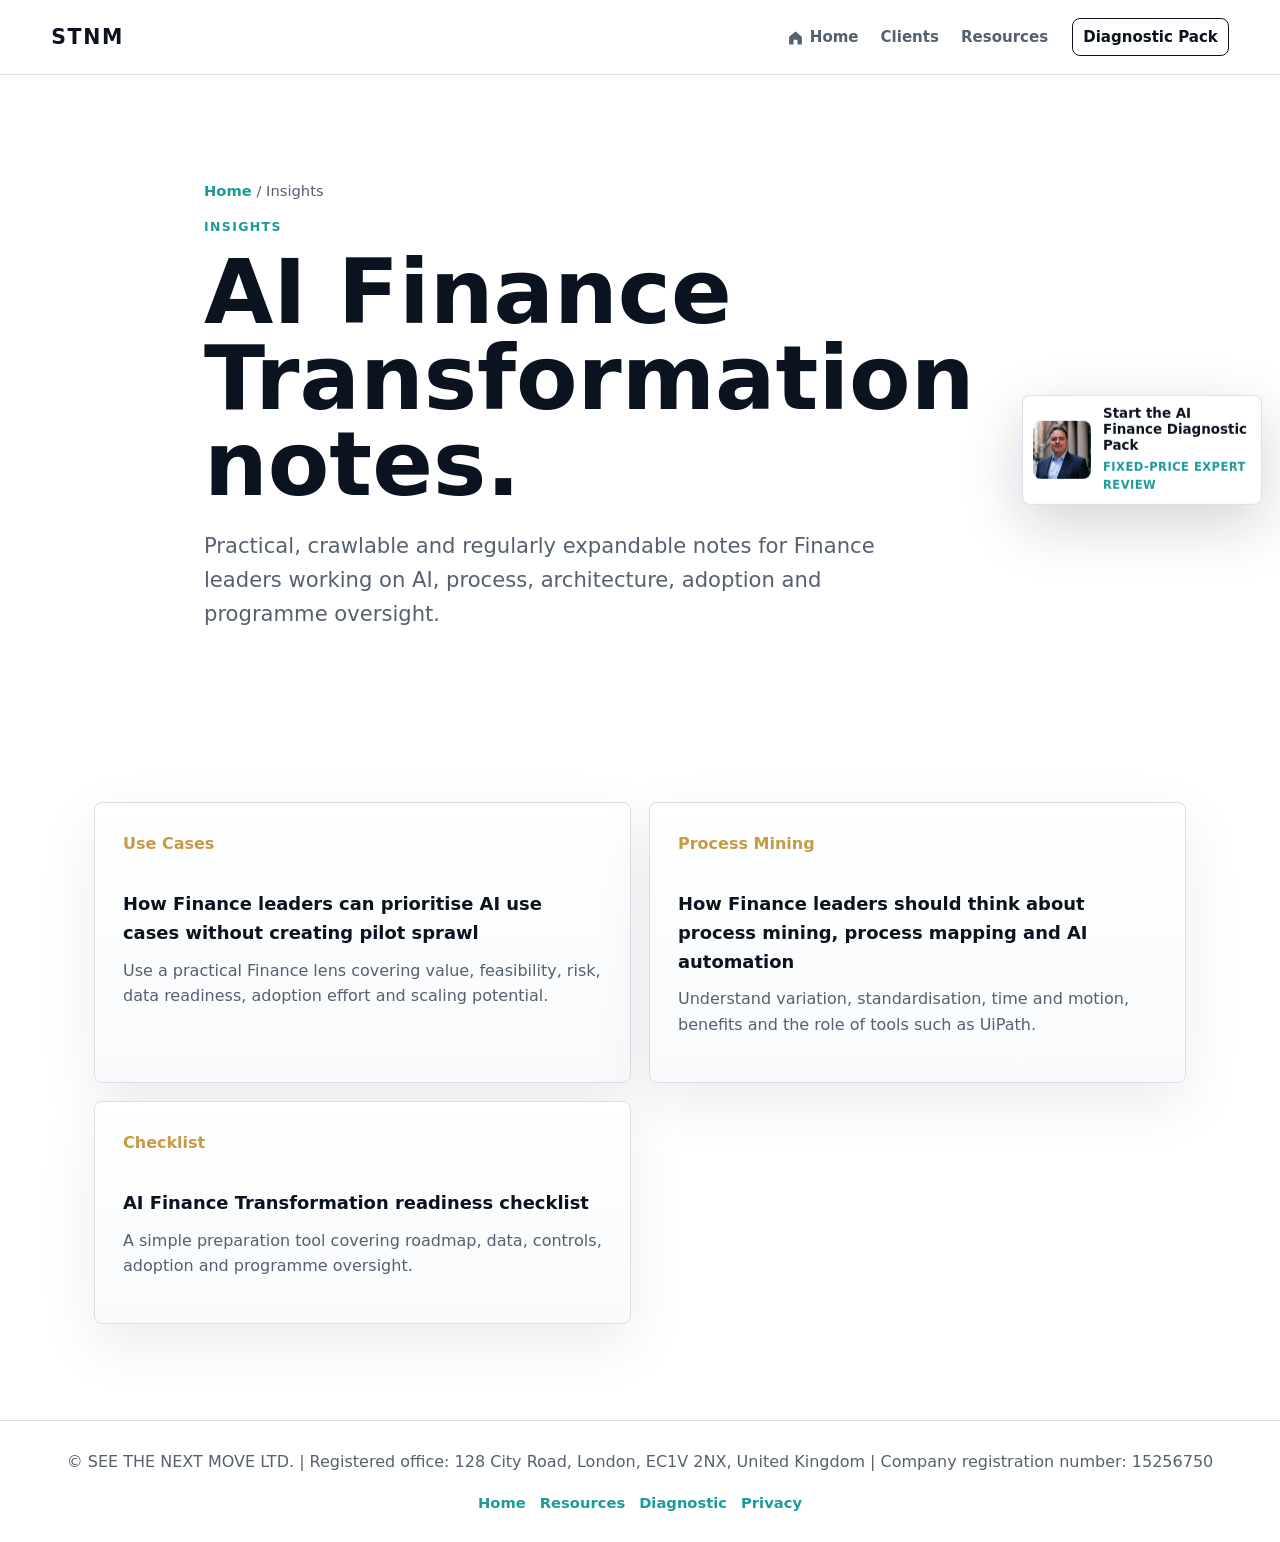
<file: insights.html>
<!doctype html>
<html lang="en-GB">
  <head>
    <meta charset="utf-8" />
    <meta name="viewport" content="width=device-width, initial-scale=1" />
    <title>AI Finance Transformation Insights | See The Next Move</title>
    <meta name="description" content="Practical AI Finance Transformation notes on process mining, roadmap sequencing, adoption, operating model design and programme oversight." />
    <link rel="canonical" href="https://www.seethenextmove.com/insights.html" />
    <link rel="stylesheet" href="styles.css" />
  </head>
  <body>
    <header class="site-header">
      <a class="brand" href="index.html" aria-label="See The Next Move home"><span class="brand-wordmark">STNM</span></a>
      <nav class="nav" aria-label="Main navigation">
        <a class="home-link" href="index.html" aria-label="Home">
          <svg aria-hidden="true" viewBox="0 0 24 24"><path d="m3 10.8 9-7.2 9 7.2V21a1 1 0 0 1-1 1h-5.2v-7h-5.6v7H4a1 1 0 0 1-1-1V10.8Z"/></svg>
          <span>Home</span>
        </a>
        <a href="index.html#clients">Clients</a>
        <a href="resources.html">Resources</a>
        <a class="nav-cta" href="ai-finance-diagnostic.html">Diagnostic Pack</a>
      </nav>
    </header>

    <main>
      <section class="page-hero">
        <p class="breadcrumb"><a href="index.html">Home</a> / Insights</p>
        <p class="eyebrow">Insights</p>
        <h1>AI Finance Transformation notes.</h1>
        <p class="lead">
          Practical, crawlable and regularly expandable notes for Finance leaders working on AI,
          process, architecture, adoption and programme oversight.
        </p>
      </section>

      <section class="section">
        <div class="article-list">
          <a class="article-card" href="ai-finance-use-case-prioritisation.html">
            <span class="step">Use Cases</span>
            <h3>How Finance leaders can prioritise AI use cases without creating pilot sprawl</h3>
            <p>Use a practical Finance lens covering value, feasibility, risk, data readiness, adoption effort and scaling potential.</p>
          </a>
          <a class="article-card" href="ai-finance-process-mining.html">
            <span class="step">Process Mining</span>
            <h3>How Finance leaders should think about process mining, process mapping and AI automation</h3>
            <p>Understand variation, standardisation, time and motion, benefits and the role of tools such as UiPath.</p>
          </a>
          <a class="article-card" href="resources.html">
            <span class="step">Checklist</span>
            <h3>AI Finance Transformation readiness checklist</h3>
            <p>A simple preparation tool covering roadmap, data, controls, adoption and programme oversight.</p>
          </a>
        </div>
      </section>
    </main>

    <footer class="site-footer">
      <p>&copy; <span id="year"></span> See The Next Move. AI Finance Transformation advisory.</p>
      <p class="footer-links"><a href="index.html">Home</a><a href="resources.html">Resources</a><a href="ai-finance-diagnostic.html">Diagnostic</a><a href="privacy.html">Privacy</a></p>
    </footer>
    <script src="analytics-config.js"></script>
    <script src="script.js"></script>
  </body>
</html>
</file>
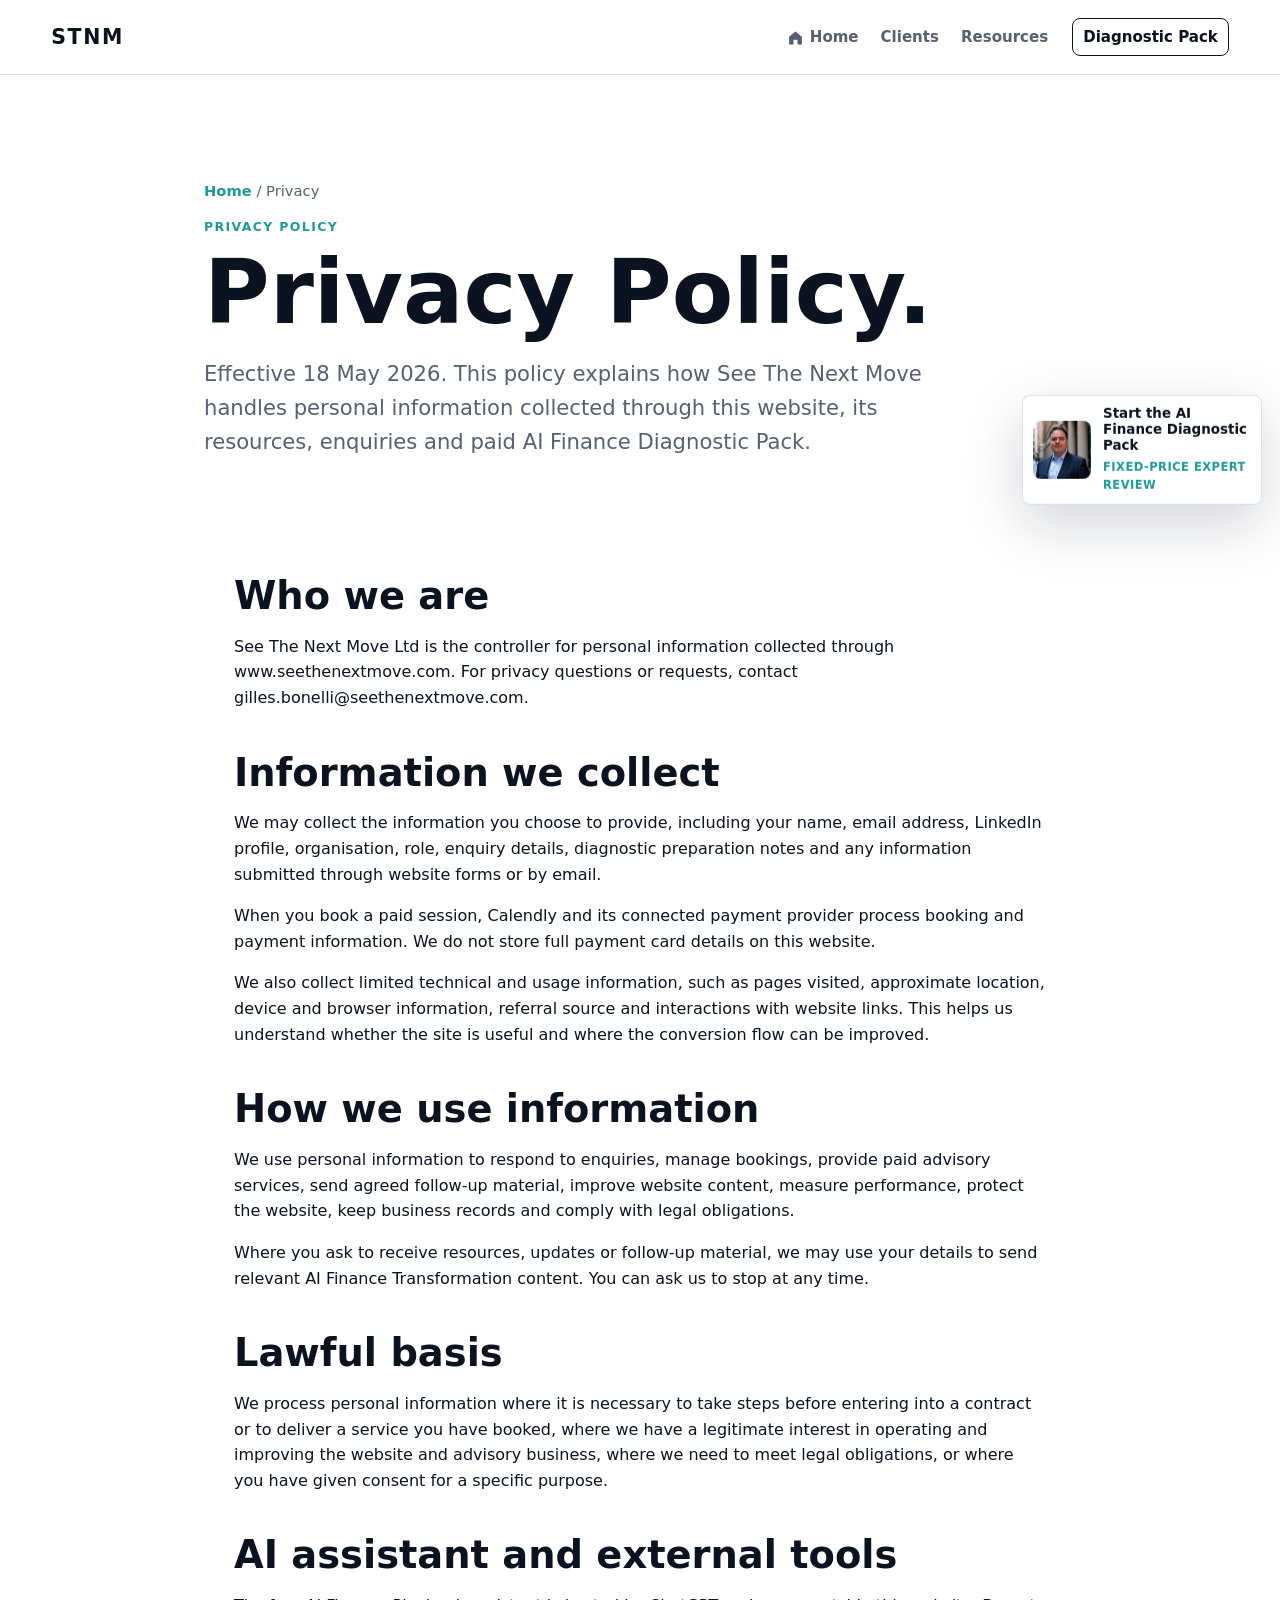
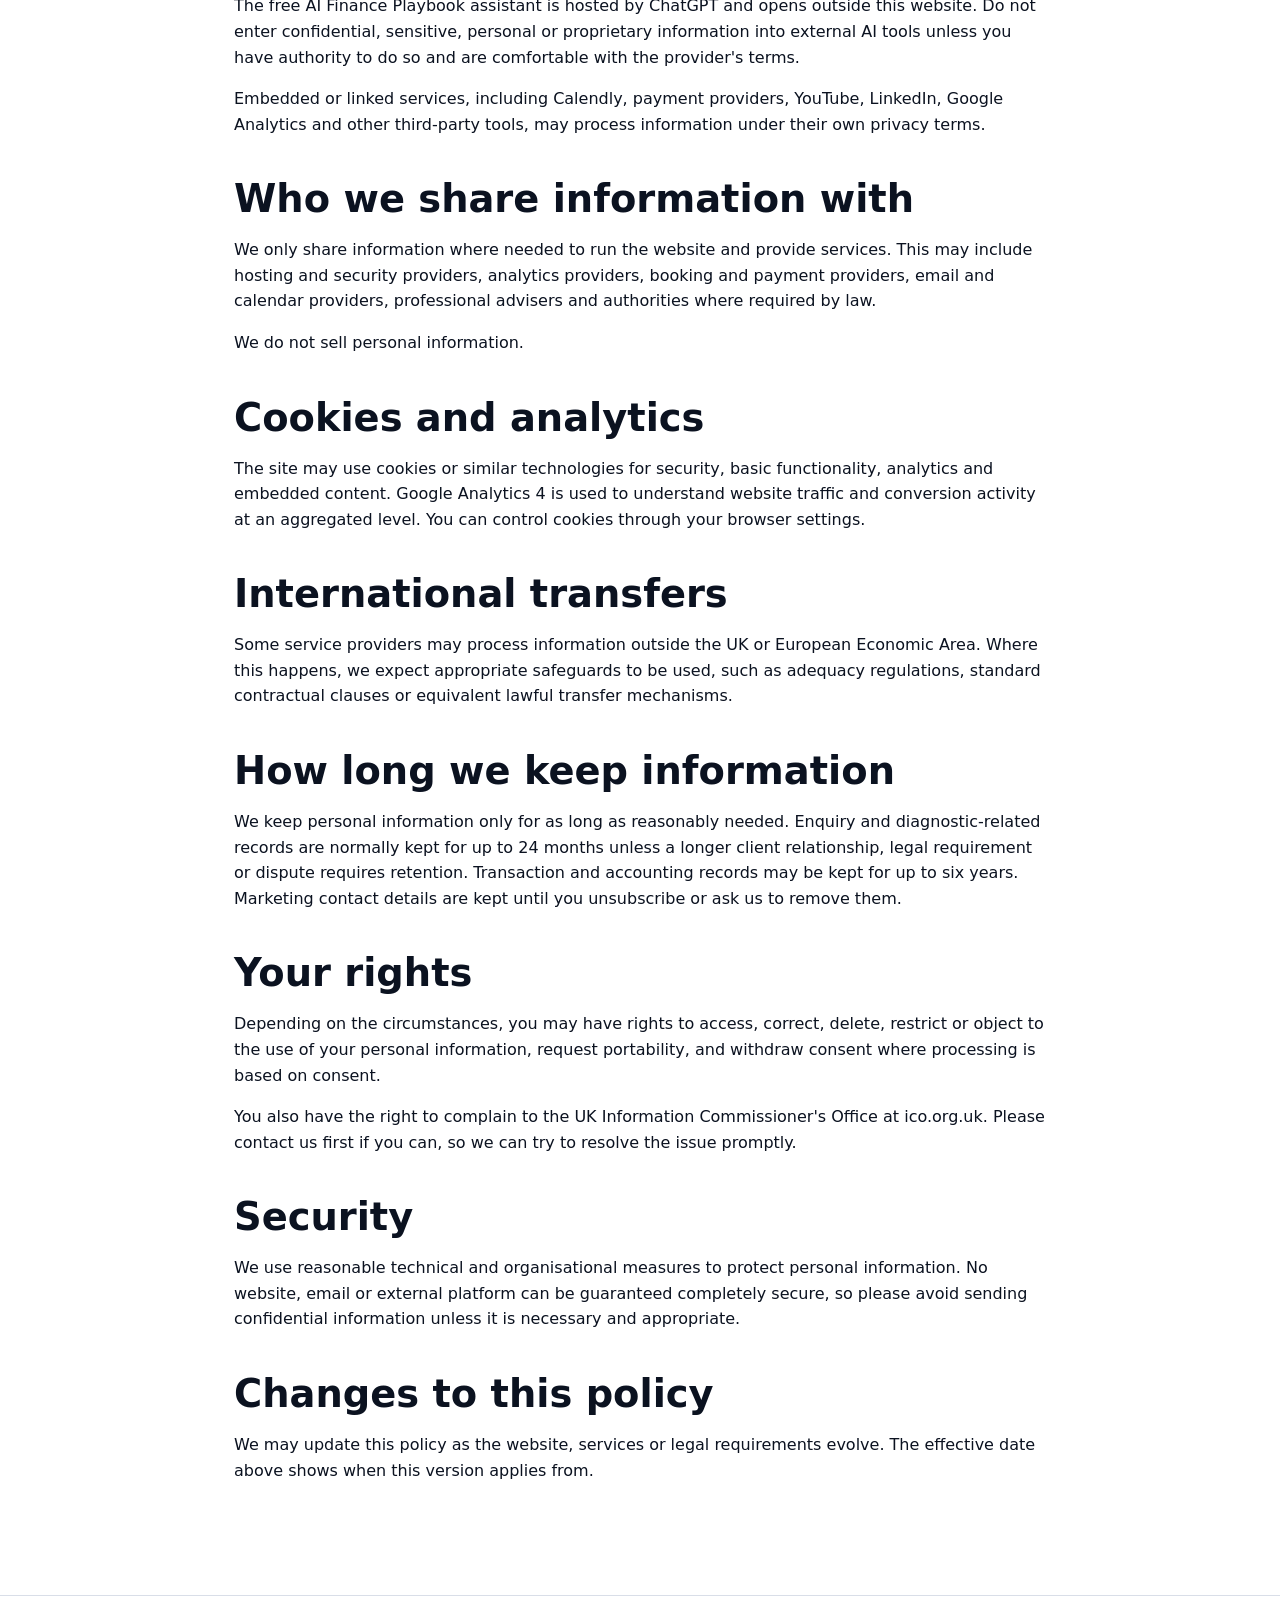
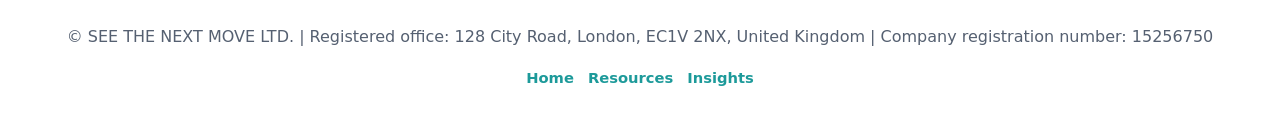
<file: privacy.html>
<!doctype html>
<html lang="en-GB">
  <head>
    <meta charset="utf-8" />
    <meta name="viewport" content="width=device-width, initial-scale=1" />
    <title>Privacy Policy | See The Next Move</title>
    <meta name="description" content="Privacy Policy for See The Next Move AI Finance Transformation advisory website." />
    <link rel="canonical" href="https://www.seethenextmove.com/privacy.html" />
    <link rel="stylesheet" href="styles.css" />
  </head>
  <body>
    <header class="site-header">
      <a class="brand" href="index.html" aria-label="See The Next Move home"><span class="brand-wordmark">STNM</span></a>
      <nav class="nav" aria-label="Main navigation">
        <a class="home-link" href="index.html" aria-label="Home">
          <svg aria-hidden="true" viewBox="0 0 24 24"><path d="m3 10.8 9-7.2 9 7.2V21a1 1 0 0 1-1 1h-5.2v-7h-5.6v7H4a1 1 0 0 1-1-1V10.8Z"/></svg>
          <span>Home</span>
        </a>
        <a href="index.html#clients">Clients</a>
        <a href="resources.html">Resources</a>
        <a class="nav-cta" href="ai-finance-diagnostic.html">Diagnostic Pack</a>
      </nav>
    </header>
    <main>
      <section class="page-hero">
        <p class="breadcrumb"><a href="index.html">Home</a> / Privacy</p>
        <p class="eyebrow">Privacy Policy</p>
        <h1>Privacy Policy.</h1>
        <p class="lead">Effective 18 May 2026. This policy explains how See The Next Move handles personal information collected through this website, its resources, enquiries and paid AI Finance Diagnostic Pack.</p>
      </section>

      <article class="article-body">
        <h2>Who we are</h2>
        <p>See The Next Move Ltd is the controller for personal information collected through <a href="https://www.seethenextmove.com/">www.seethenextmove.com</a>. For privacy questions or requests, contact <a href="mailto:gilles.bonelli@seethenextmove.com">gilles.bonelli@seethenextmove.com</a>.</p>

        <h2>Information we collect</h2>
        <p>We may collect the information you choose to provide, including your name, email address, LinkedIn profile, organisation, role, enquiry details, diagnostic preparation notes and any information submitted through website forms or by email.</p>
        <p>When you book a paid session, Calendly and its connected payment provider process booking and payment information. We do not store full payment card details on this website.</p>
        <p>We also collect limited technical and usage information, such as pages visited, approximate location, device and browser information, referral source and interactions with website links. This helps us understand whether the site is useful and where the conversion flow can be improved.</p>

        <h2>How we use information</h2>
        <p>We use personal information to respond to enquiries, manage bookings, provide paid advisory services, send agreed follow-up material, improve website content, measure performance, protect the website, keep business records and comply with legal obligations.</p>
        <p>Where you ask to receive resources, updates or follow-up material, we may use your details to send relevant AI Finance Transformation content. You can ask us to stop at any time.</p>

        <h2>Lawful basis</h2>
        <p>We process personal information where it is necessary to take steps before entering into a contract or to deliver a service you have booked, where we have a legitimate interest in operating and improving the website and advisory business, where we need to meet legal obligations, or where you have given consent for a specific purpose.</p>

        <h2>AI assistant and external tools</h2>
        <p>The free AI Finance Playbook assistant is hosted by ChatGPT and opens outside this website. Do not enter confidential, sensitive, personal or proprietary information into external AI tools unless you have authority to do so and are comfortable with the provider's terms.</p>
        <p>Embedded or linked services, including Calendly, payment providers, YouTube, LinkedIn, Google Analytics and other third-party tools, may process information under their own privacy terms.</p>

        <h2>Who we share information with</h2>
        <p>We only share information where needed to run the website and provide services. This may include hosting and security providers, analytics providers, booking and payment providers, email and calendar providers, professional advisers and authorities where required by law.</p>
        <p>We do not sell personal information.</p>

        <h2>Cookies and analytics</h2>
        <p>The site may use cookies or similar technologies for security, basic functionality, analytics and embedded content. Google Analytics 4 is used to understand website traffic and conversion activity at an aggregated level. You can control cookies through your browser settings.</p>

        <h2>International transfers</h2>
        <p>Some service providers may process information outside the UK or European Economic Area. Where this happens, we expect appropriate safeguards to be used, such as adequacy regulations, standard contractual clauses or equivalent lawful transfer mechanisms.</p>

        <h2>How long we keep information</h2>
        <p>We keep personal information only for as long as reasonably needed. Enquiry and diagnostic-related records are normally kept for up to 24 months unless a longer client relationship, legal requirement or dispute requires retention. Transaction and accounting records may be kept for up to six years. Marketing contact details are kept until you unsubscribe or ask us to remove them.</p>

        <h2>Your rights</h2>
        <p>Depending on the circumstances, you may have rights to access, correct, delete, restrict or object to the use of your personal information, request portability, and withdraw consent where processing is based on consent.</p>
        <p>You also have the right to complain to the UK Information Commissioner's Office at <a href="https://ico.org.uk/">ico.org.uk</a>. Please contact us first if you can, so we can try to resolve the issue promptly.</p>

        <h2>Security</h2>
        <p>We use reasonable technical and organisational measures to protect personal information. No website, email or external platform can be guaranteed completely secure, so please avoid sending confidential information unless it is necessary and appropriate.</p>

        <h2>Changes to this policy</h2>
        <p>We may update this policy as the website, services or legal requirements evolve. The effective date above shows when this version applies from.</p>
      </article>
    </main>
    <footer class="site-footer">
      <p>&copy; <span id="year"></span> See The Next Move. AI Finance Transformation advisory.</p>
      <p class="footer-links"><a href="index.html">Home</a><a href="resources.html">Resources</a><a href="insights.html">Insights</a></p>
    </footer>
    <script src="analytics-config.js"></script>
    <script src="script.js"></script>
  </body>
</html>
</file>
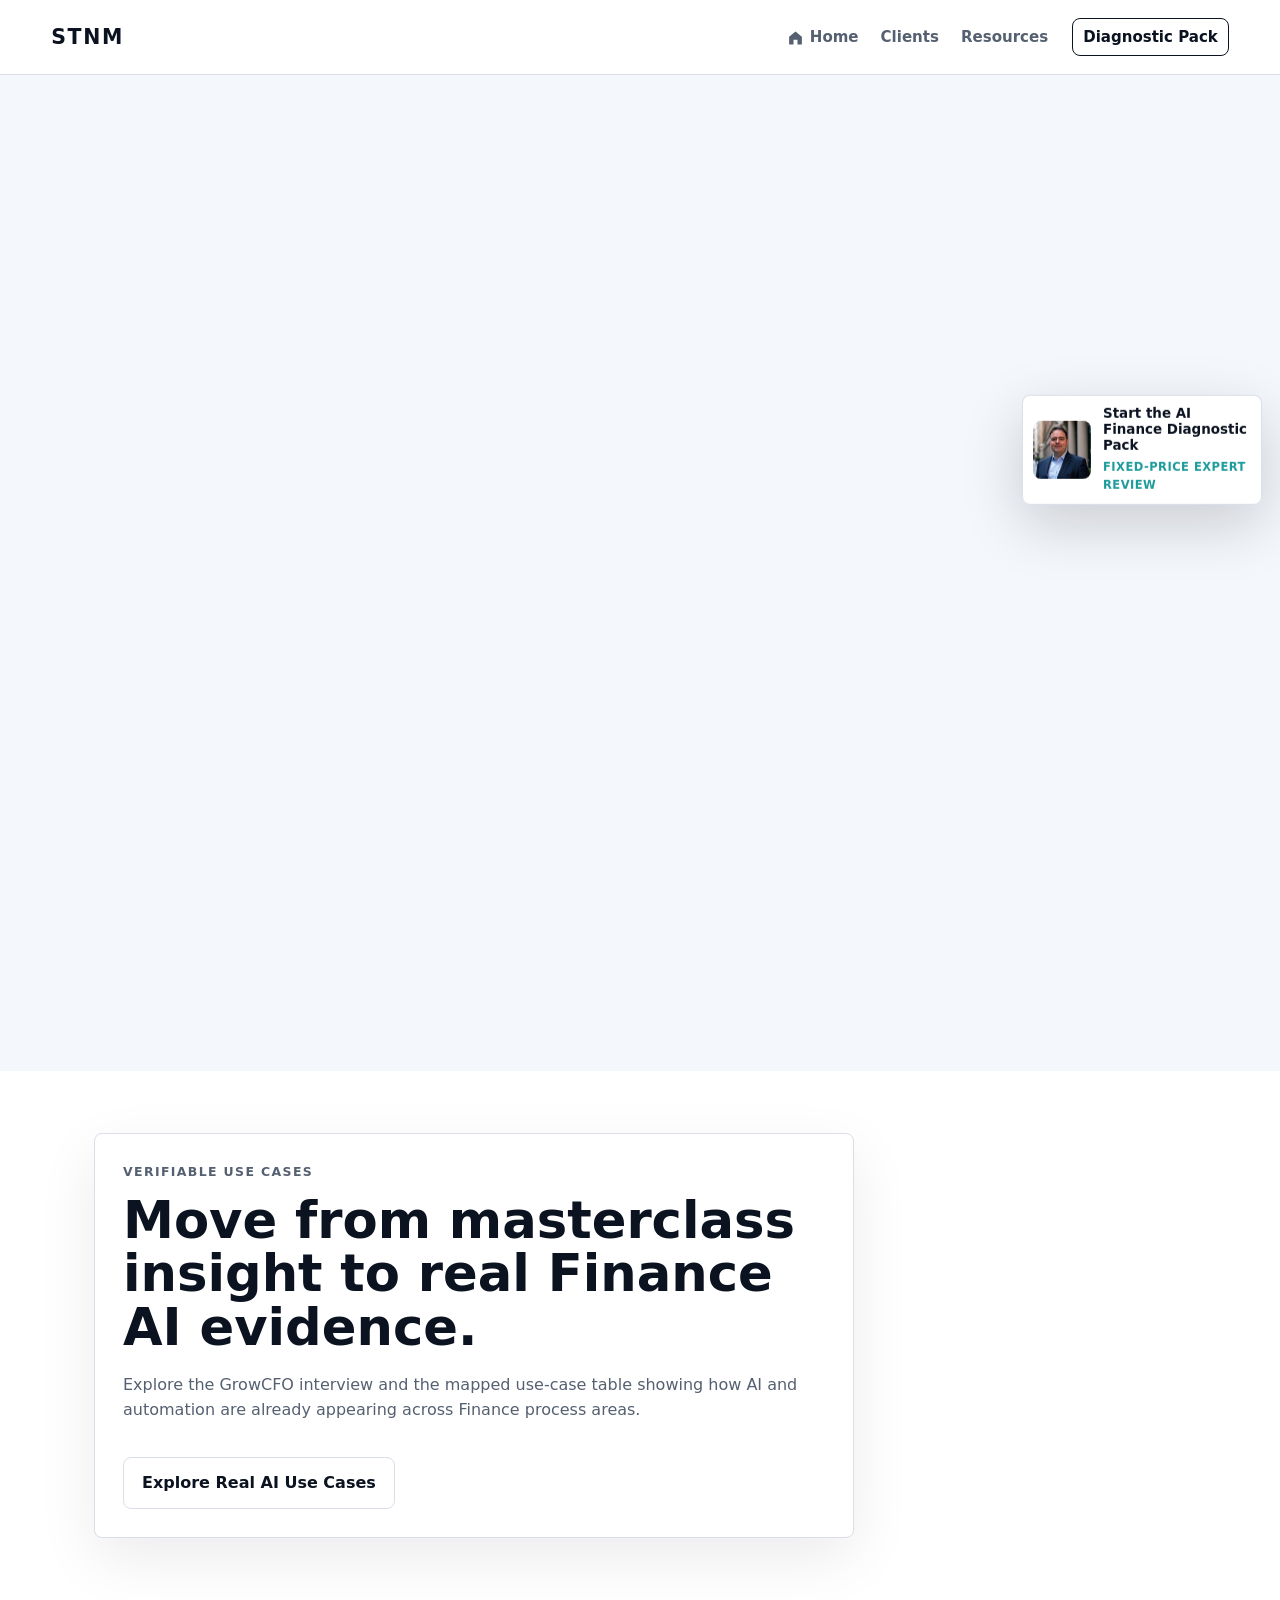
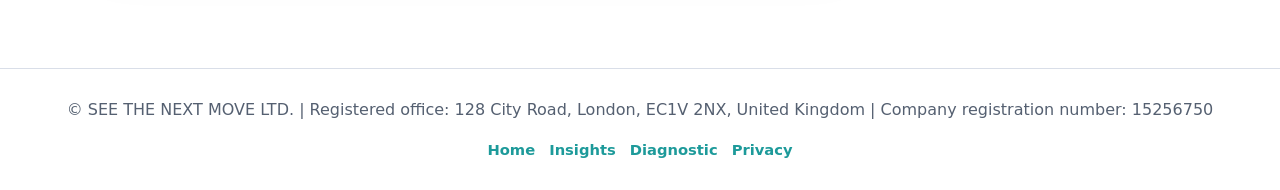
<file: resources.html>
<!doctype html>
<html lang="en-GB">
  <head>
    <meta charset="utf-8" />
    <meta name="viewport" content="width=device-width, initial-scale=1" />
    <title>AI Finance Masterclass | See The Next Move</title>
    <meta
      name="description"
      content="Watch the AI Finance Masterclass: how Finance leaders can lead with confidence, build trust and drive ROI with AI."
    />
    <link rel="canonical" href="https://www.seethenextmove.com/resources.html" />
    <link rel="stylesheet" href="styles.css" />
    <style>
      .masterclass-section {
        max-width: none;
        padding-top: 0;
        background: #f4f7fb;
      }

      .resources-use-case-link {
        padding-top: clamp(36px, 5vw, 62px);
      }

      .resources-use-case-link .section-heading {
        padding: 28px;
        border: 1px solid var(--line);
        border-radius: 8px;
        background: #fff;
        box-shadow: 0 20px 60px rgba(11, 18, 32, 0.08);
      }
    </style>
  </head>
  <body>
    <header class="site-header">
      <a class="brand" href="index.html" aria-label="See The Next Move home"><span class="brand-wordmark">STNM</span></a>
      <nav class="nav" aria-label="Main navigation">
        <a class="home-link" href="index.html" aria-label="Home">
          <svg aria-hidden="true" viewBox="0 0 24 24"><path d="m3 10.8 9-7.2 9 7.2V21a1 1 0 0 1-1 1h-5.2v-7h-5.6v7H4a1 1 0 0 1-1-1V10.8Z"/></svg>
          <span>Home</span>
        </a>
        <a href="index.html#clients">Clients</a>
        <a href="resources.html">Resources</a>
        <a class="nav-cta" href="ai-finance-diagnostic.html">Diagnostic Pack</a>
      </nav>
    </header>

    <main>
      <section class="section masterclass-section">
        <iframe
          src="https://www.seethenextmove.com/ai-finance-masterclass.html"
          width="100%"
          height="900"
          style="border:none; display:block;"
          title="AI Finance Masterclass - Chapter Navigator">
        </iframe>
      </section>
      <section class="section resources-use-case-link">
        <div class="section-heading">
          <p class="section-kicker">Verifiable Use Cases</p>
          <h2>Move from masterclass insight to real Finance AI evidence.</h2>
          <p>
            Explore the GrowCFO interview and the mapped use-case table showing how AI and automation
            are already appearing across Finance process areas.
          </p>
          <div class="hero-actions">
            <a class="button secondary" href="index.html#real-use-cases">Explore Real AI Use Cases</a>
          </div>
        </div>
      </section>
    </main>

    <footer class="site-footer">
      <p>&copy; <span id="year"></span> See The Next Move. AI Finance Transformation advisory.</p>
      <p class="footer-links"><a href="index.html">Home</a><a href="insights.html">Insights</a><a href="ai-finance-diagnostic.html">Diagnostic</a><a href="privacy.html">Privacy</a></p>
    </footer>
    <script src="analytics-config.js"></script>
    <script src="script.js"></script>
  </body>
</html>
</file>
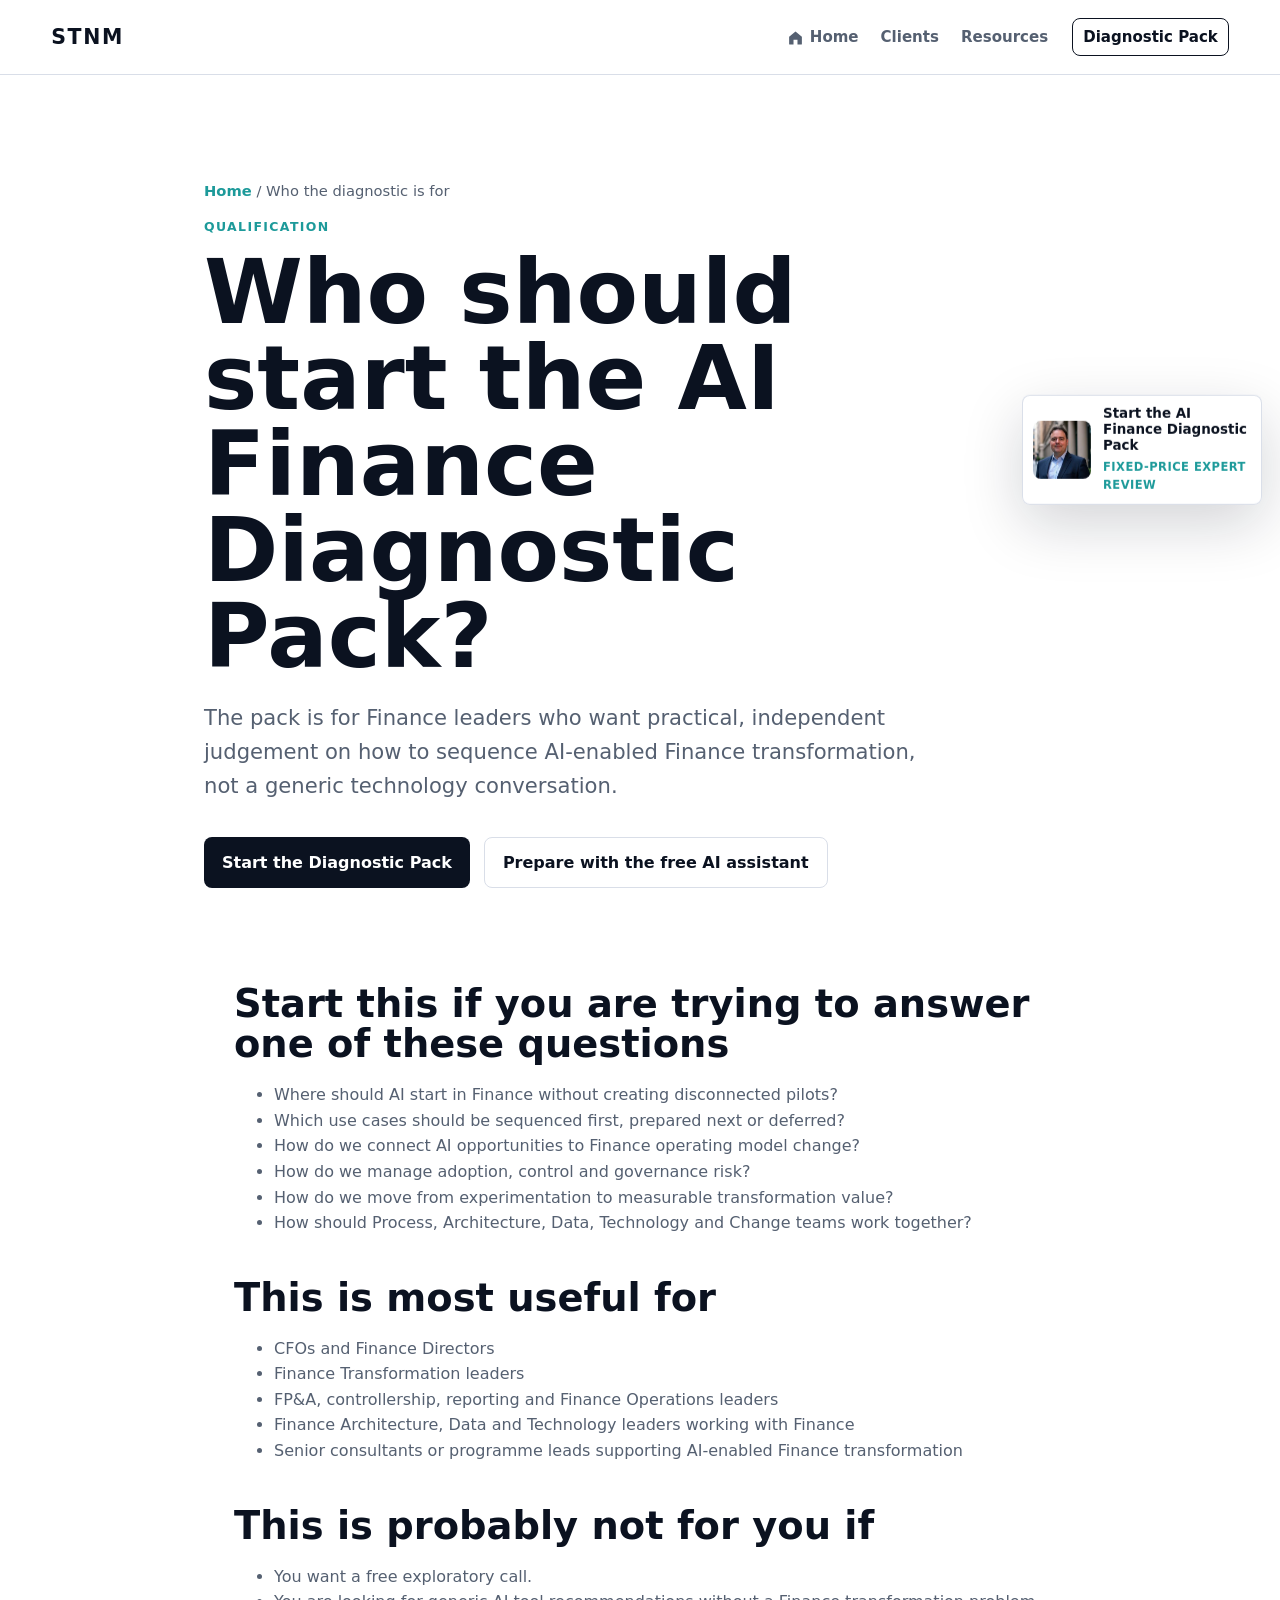
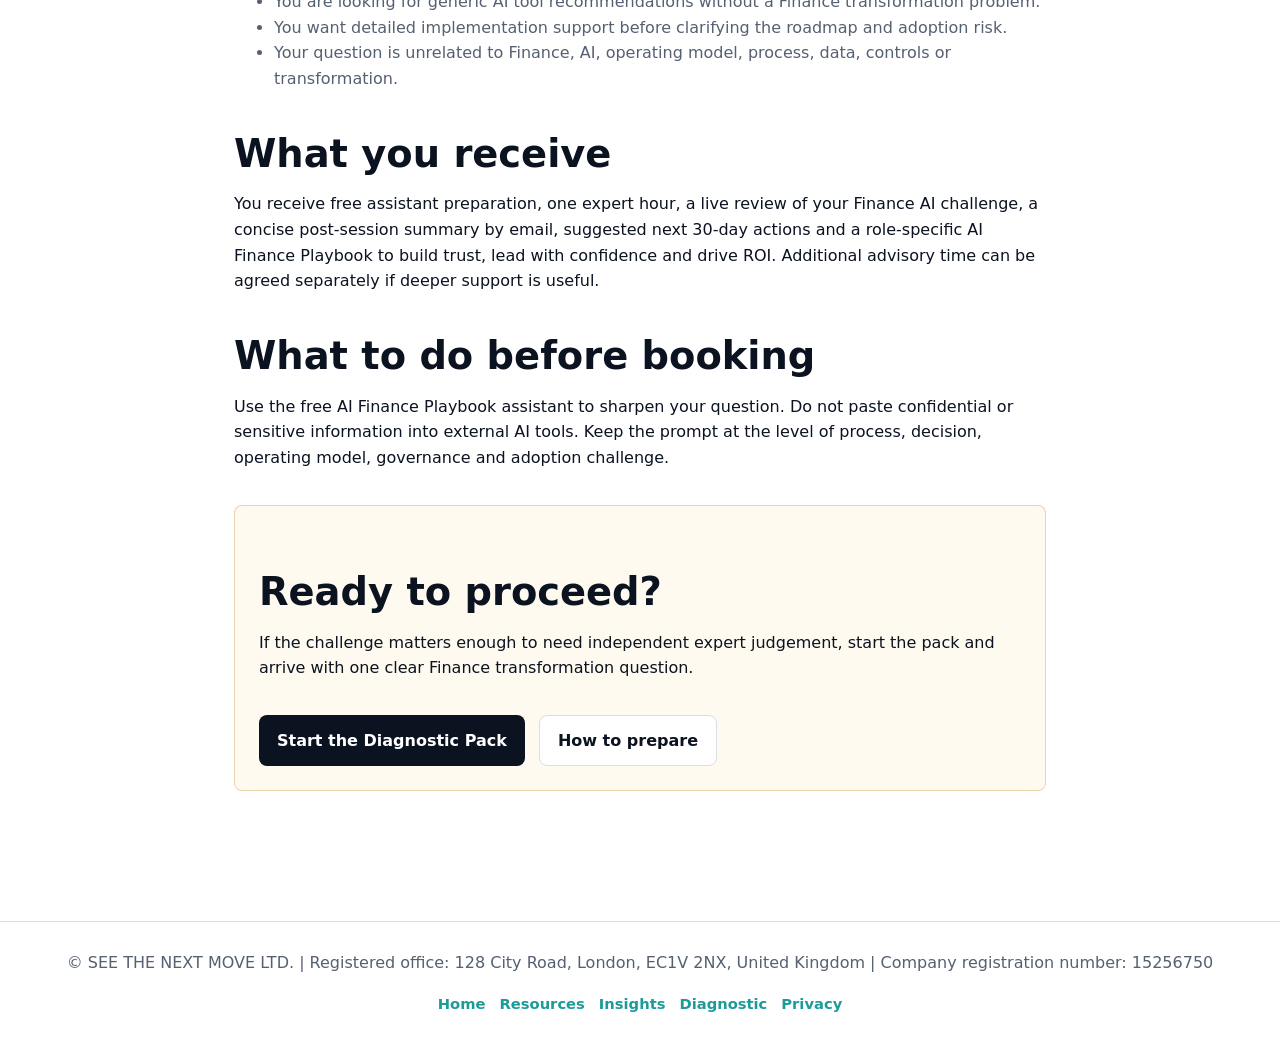
<file: who-the-diagnostic-is-for.html>
<!doctype html>
<html lang="en-GB">
  <head>
    <meta charset="utf-8" />
    <meta name="viewport" content="width=device-width, initial-scale=1" />
    <title>Who The AI Finance Diagnostic Pack Is For | See The Next Move</title>
    <meta
      name="description"
      content="Who should start the AI Finance Diagnostic Pack, who should not, and what Finance leaders can expect from the fixed-price package."
    />
    <link rel="canonical" href="https://www.seethenextmove.com/who-the-diagnostic-is-for.html" />
    <link rel="stylesheet" href="styles.css" />
    <script type="application/ld+json">
      {
        "@context": "https://schema.org",
        "@type": "Service",
        "name": "AI Finance Diagnostic Pack",
        "provider": {
          "@type": "ProfessionalService",
          "name": "See The Next Move",
          "url": "https://www.seethenextmove.com/"
        },
        "offers": {
          "@type": "Offer",
          "price": "750",
          "priceCurrency": "USD",
          "url": "https://calendly.com/gilles-bonelli/applied-ai-coaching-session-clone"
        }
      }
    </script>
  </head>
  <body>
    <header class="site-header">
      <a class="brand" href="index.html" aria-label="See The Next Move home"><span class="brand-wordmark">STNM</span></a>
      <nav class="nav" aria-label="Main navigation">
        <a class="home-link" href="index.html" aria-label="Home">
          <svg aria-hidden="true" viewBox="0 0 24 24"><path d="m3 10.8 9-7.2 9 7.2V21a1 1 0 0 1-1 1h-5.2v-7h-5.6v7H4a1 1 0 0 1-1-1V10.8Z"/></svg>
          <span>Home</span>
        </a>
        <a href="index.html#clients">Clients</a>
        <a href="resources.html">Resources</a>
        <a class="nav-cta" href="ai-finance-diagnostic.html">Diagnostic Pack</a>
      </nav>
    </header>

    <main>
      <section class="page-hero">
        <p class="breadcrumb"><a href="index.html">Home</a> / Who the diagnostic is for</p>
        <p class="eyebrow">Qualification</p>
        <h1>Who should start the AI Finance Diagnostic Pack?</h1>
        <p class="lead">
          The pack is for Finance leaders who want practical, independent judgement on how to
          sequence AI-enabled Finance transformation, not a generic technology conversation.
        </p>
        <div class="hero-actions">
          <a class="button primary" href="https://calendly.com/gilles-bonelli/applied-ai-coaching-session-clone?utm_source=website&utm_medium=cta&utm_campaign=ai_finance_diagnostic&utm_content=who_page_primary" target="_blank" rel="noopener noreferrer">Start the Diagnostic Pack</a>
          <a class="button secondary" href="https://chatgpt.com/g/g-67bbc67babd4819199ee183bf8b7588c-ai-finance-playbook-for-finance-leaders" target="_blank" rel="noopener noreferrer">Prepare with the free AI assistant</a>
        </div>
      </section>

      <article class="article-body">
        <h2>Start this if you are trying to answer one of these questions</h2>
        <ul>
          <li>Where should AI start in Finance without creating disconnected pilots?</li>
          <li>Which use cases should be sequenced first, prepared next or deferred?</li>
          <li>How do we connect AI opportunities to Finance operating model change?</li>
          <li>How do we manage adoption, control and governance risk?</li>
          <li>How do we move from experimentation to measurable transformation value?</li>
          <li>How should Process, Architecture, Data, Technology and Change teams work together?</li>
        </ul>

        <h2>This is most useful for</h2>
        <ul>
          <li>CFOs and Finance Directors</li>
          <li>Finance Transformation leaders</li>
          <li>FP&amp;A, controllership, reporting and Finance Operations leaders</li>
          <li>Finance Architecture, Data and Technology leaders working with Finance</li>
          <li>Senior consultants or programme leads supporting AI-enabled Finance transformation</li>
        </ul>

        <h2>This is probably not for you if</h2>
        <ul>
          <li>You want a free exploratory call.</li>
          <li>You are looking for generic AI tool recommendations without a Finance transformation problem.</li>
          <li>You want detailed implementation support before clarifying the roadmap and adoption risk.</li>
          <li>Your question is unrelated to Finance, AI, operating model, process, data, controls or transformation.</li>
        </ul>

        <h2>What you receive</h2>
        <p>
          You receive free assistant preparation, one expert hour, a live review of your Finance AI
          challenge, a concise post-session summary by email, suggested next 30-day actions and a
          role-specific AI Finance Playbook to build trust, lead with confidence and drive ROI.
          Additional advisory time can be agreed separately if deeper support is useful.
        </p>

        <h2>What to do before booking</h2>
        <p>
          Use the free AI Finance Playbook assistant to sharpen your question. Do not paste
          confidential or sensitive information into external AI tools. Keep the prompt at the level
          of process, decision, operating model, governance and adoption challenge.
        </p>

        <div class="callout">
          <h2>Ready to proceed?</h2>
          <p>
            If the challenge matters enough to need independent expert judgement, start the pack
            and arrive with one clear Finance transformation question.
          </p>
          <div class="hero-actions">
            <a class="button primary" href="https://calendly.com/gilles-bonelli/applied-ai-coaching-session-clone?utm_source=website&utm_medium=cta&utm_campaign=ai_finance_diagnostic&utm_content=who_page_final_cta" target="_blank" rel="noopener noreferrer">Start the Diagnostic Pack</a>
            <a class="button secondary" href="ai-finance-diagnostic.html">How to prepare</a>
          </div>
        </div>
      </article>
    </main>

    <footer class="site-footer">
      <p>&copy; <span id="year"></span> See The Next Move. AI Finance Transformation advisory.</p>
      <p class="footer-links"><a href="index.html">Home</a><a href="resources.html">Resources</a><a href="insights.html">Insights</a><a href="ai-finance-diagnostic.html">Diagnostic</a><a href="privacy.html">Privacy</a></p>
    </footer>
    <script src="analytics-config.js"></script>
    <script src="script.js"></script>
  </body>
</html>
</file>
<file: styles.css>
:root {
  --ink: #0b1220;
  --muted: #556071;
  --line: #d9dee8;
  --paper: #ffffff;
  --soft: #f4f7fb;
  --teal: #1d9a9a;
  --navy: #101f3f;
  --gold: #c99a45;
  --max: 1140px;
}

* {
  box-sizing: border-box;
}

html {
  scroll-behavior: smooth;
}

body {
  margin: 0;
  font-family:
    Inter, ui-sans-serif, system-ui, -apple-system, BlinkMacSystemFont, "Segoe UI", sans-serif;
  color: var(--ink);
  background: var(--paper);
  line-height: 1.6;
}

a {
  color: inherit;
  text-decoration: none;
}

.floating-gpt {
  position: fixed;
  right: 18px;
  top: 50%;
  z-index: 20;
  display: grid;
  grid-template-columns: 58px minmax(0, 148px);
  gap: 12px;
  align-items: center;
  width: 240px;
  padding: 10px 12px 10px 10px;
  border: 1px solid rgba(217, 222, 232, 0.95);
  border-radius: 8px;
  background: rgba(255, 255, 255, 0.94);
  box-shadow: 0 20px 60px rgba(11, 18, 32, 0.18);
  transform: translateY(-50%);
  backdrop-filter: blur(12px);
}

.floating-gpt:hover {
  border-color: rgba(29, 154, 154, 0.5);
  transform: translateY(-50%) translateX(-4px);
}

.floating-gpt img {
  width: 58px;
  height: 58px;
  border-radius: 8px;
  object-fit: cover;
}

.floating-gpt strong,
.floating-gpt small {
  display: block;
}

.floating-gpt strong {
  font-size: 0.84rem;
  line-height: 1.18;
}

.floating-gpt small {
  margin-top: 4px;
  color: var(--teal);
  font-size: 0.72rem;
  font-weight: 800;
  letter-spacing: 0.04em;
  text-transform: uppercase;
}

.site-header {
  position: sticky;
  top: 0;
  z-index: 10;
  display: flex;
  align-items: center;
  justify-content: space-between;
  gap: 24px;
  padding: 18px clamp(20px, 4vw, 56px);
  background: rgba(255, 255, 255, 0.92);
  border-bottom: 1px solid var(--line);
  backdrop-filter: blur(12px);
}

.brand {
  display: inline-flex;
  align-items: center;
  font-weight: 850;
}

.brand-wordmark {
  color: var(--ink);
  font-size: 1.28rem;
  font-weight: 900;
  letter-spacing: 0.08em;
}

.nav {
  display: flex;
  align-items: center;
  gap: 22px;
  color: var(--muted);
  font-size: 0.94rem;
}

.nav a {
  font-weight: 700;
}

.nav .home-link {
  display: inline-flex;
  align-items: center;
  gap: 6px;
}

.home-link svg {
  width: 17px;
  height: 17px;
  fill: currentColor;
  flex: 0 0 auto;
}

.nav a:hover {
  color: var(--ink);
}

.nav-cta {
  margin-left: 2px;
  padding: 6px 10px;
  border: 1px solid var(--ink);
  border-radius: 8px;
  color: var(--ink);
  font-weight: 800;
}

.nav-cta:hover {
  color: #fff;
  background: var(--ink);
}

.hero {
  display: grid;
  grid-template-columns: minmax(0, 1.35fr) minmax(320px, 0.65fr);
  gap: clamp(28px, 5vw, 64px);
  max-width: var(--max);
  min-height: calc(100vh - 76px);
  margin: 0 auto;
  padding: clamp(56px, 9vw, 110px) 24px;
  align-items: center;
}

.eyebrow,
.section-kicker {
  margin: 0 0 12px;
  color: var(--teal);
  font-size: 0.78rem;
  font-weight: 800;
  letter-spacing: 0.11em;
  text-transform: uppercase;
}

h1,
h2,
h3,
p {
  margin-top: 0;
}

h1 {
  max-width: 820px;
  margin-bottom: 22px;
  font-size: clamp(3rem, 7vw, 5.9rem);
  line-height: 0.96;
  letter-spacing: 0;
}

h2 {
  margin-bottom: 18px;
  font-size: clamp(2rem, 4vw, 3.4rem);
  line-height: 1.04;
  letter-spacing: 0;
}

h3 {
  margin-bottom: 10px;
  font-size: 1.12rem;
}

.lead {
  max-width: 720px;
  color: var(--muted);
  font-size: clamp(1.08rem, 2vw, 1.32rem);
}

.hero-actions {
  display: flex;
  flex-wrap: wrap;
  gap: 14px;
  margin-top: 34px;
}

.button {
  display: inline-flex;
  align-items: center;
  justify-content: center;
  min-height: 46px;
  padding: 12px 18px;
  border-radius: 8px;
  font-weight: 750;
}

.button.primary {
  color: #fff;
  background: var(--ink);
}

.button.primary:hover {
  background: var(--navy);
}

.button.secondary {
  border: 1px solid var(--line);
  color: var(--ink);
  background: #fff;
}

.button.secondary:hover {
  border-color: rgba(29, 154, 154, 0.55);
}

.signal-panel,
.list-panel,
.embed-wrap {
  border: 1px solid var(--line);
  border-radius: 8px;
  background: #fff;
  box-shadow: 0 20px 60px rgba(11, 18, 32, 0.08);
}

.signal-panel {
  display: grid;
  gap: 22px;
  padding: 28px;
}

.signal-panel div {
  padding-bottom: 20px;
  border-bottom: 1px solid var(--line);
}

.signal-panel div:last-child {
  padding-bottom: 0;
  border-bottom: 0;
}

.signal-panel .panel-cta {
  padding: 22px;
  border: 1px solid rgba(201, 154, 69, 0.35);
  border-radius: 8px;
  background: #fffaf0;
}

.panel-cta .button {
  width: 100%;
  margin-top: 10px;
}

.metric {
  display: block;
  color: var(--navy);
  font-size: 2.6rem;
  font-weight: 850;
  line-height: 1;
}

.signal-panel p,
.card p,
guide-card p,
.risk-grid p,
.list-panel li,
.section p,
.award-card p {
  color: var(--muted);
}

.section {
  max-width: var(--max);
  margin: 0 auto;
  padding: clamp(52px, 8vw, 96px) 24px;
}

.section.narrow {
  max-width: 880px;
  text-align: center;
}

.section-heading {
  max-width: 760px;
  margin-bottom: 34px;
}

.diagnostic {
  max-width: none;
  background: var(--ink);
  color: #fff;
}

.diagnostic > * {
  max-width: var(--max);
  margin-left: auto;
  margin-right: auto;
}

.diagnostic .section-kicker {
  color: #7ad1cf;
}

.diagnostic p,
.diagnostic li {
  color: rgba(255, 255, 255, 0.74);
}

.diagnostic-grid {
  display: grid;
  grid-template-columns: minmax(0, 0.75fr) minmax(320px, 1fr);
  gap: 18px;
}

.diagnostic-offer,
.diagnostic-detail {
  padding: 28px;
  border: 1px solid rgba(255, 255, 255, 0.16);
  border-radius: 8px;
  background: rgba(255, 255, 255, 0.06);
}

.diagnostic-offer {
  background: #ffffff;
  color: var(--ink);
}

.diagnostic-offer p {
  color: var(--muted);
}

.diagnostic-offer .button {
  width: 100%;
  margin-top: 10px;
}

.supporting-cta {
  margin: 16px 0 0;
  font-size: 0.94rem;
}

.supporting-cta a {
  color: var(--teal);
  font-weight: 800;
  text-decoration: underline;
  text-underline-offset: 3px;
}

.view-switch {
  display: inline-flex;
  flex-wrap: wrap;
  gap: 8px;
  align-items: center;
  margin-top: 18px;
  padding: 6px;
  border: 1px solid var(--line);
  border-radius: 8px;
  background: #fff;
  box-shadow: 0 12px 34px rgba(11, 18, 32, 0.06);
}

.view-switch a,
.view-switch-current {
  display: inline-flex;
  align-items: center;
  min-height: 34px;
  padding: 7px 11px;
  border-radius: 6px;
  font-size: 0.9rem;
  font-weight: 850;
}

.view-switch a {
  color: var(--teal);
}

.view-switch a:hover {
  background: rgba(29, 154, 154, 0.09);
}

.view-switch-current {
  color: #fff;
  background: var(--ink);
}

.price {
  display: block;
  margin-bottom: 18px;
  color: var(--gold);
  font-size: clamp(3.4rem, 7vw, 5.3rem);
  font-weight: 900;
  line-height: 0.9;
}

.diagnostic-detail ul {
  margin: 18px 0 0;
  padding-left: 20px;
}

.diagnostic-detail li + li {
  margin-top: 10px;
}

.playbook-feature {
  padding-top: clamp(44px, 6vw, 74px);
}

.playbook-layout {
  display: grid;
  grid-template-columns: minmax(0, 1.08fr) minmax(300px, 0.72fr);
  gap: 18px;
  align-items: stretch;
}

.playbook-preview-card,
.light-offer {
  display: flex;
  flex-direction: column;
  padding: 28px;
  border: 1px solid var(--line);
  border-radius: 8px;
  background: #fff;
  box-shadow: 0 18px 50px rgba(11, 18, 32, 0.07);
}

.playbook-preview-card {
  background:
    linear-gradient(135deg, rgba(29, 154, 154, 0.08), transparent 46%),
    #fff;
}

.playbook-preview-card ul,
.light-offer ul {
  margin: 20px 0;
  padding-left: 20px;
  color: var(--muted);
}

.playbook-preview-card li + li,
.light-offer li + li {
  margin-top: 8px;
}

.playbook-preview-card .hero-actions {
  margin-top: auto;
  padding-top: 24px;
}

.playbook-preview-card > .button,
.light-offer > .button {
  margin-top: auto;
}

.playbook-preview-card > .button {
  align-self: flex-start;
}

.light-offer {
  color: var(--ink);
  background: #fffaf0;
}

.light-offer p,
.light-offer li {
  color: var(--muted);
}

.playbook-hero {
  border-bottom: 1px solid var(--line);
}

.playbook-content-grid {
  display: grid;
  grid-template-columns: minmax(0, 1fr) minmax(320px, 0.46fr);
  gap: clamp(24px, 4vw, 48px);
  align-items: start;
}

.playbook-main {
  max-width: 760px;
}

.playbook-main h2 {
  margin-top: 40px;
}

.playbook-main h2:first-of-type {
  margin-top: 0;
}

.playbook-points {
  display: grid;
  gap: 14px;
  margin: 24px 0;
}

.playbook-points div,
.playbook-cta-card {
  padding: 24px;
  border: 1px solid var(--line);
  border-radius: 8px;
  background: #fff;
  box-shadow: 0 18px 50px rgba(11, 18, 32, 0.07);
}

.playbook-points p {
  margin-bottom: 0;
}

.playbook-side {
  display: grid;
  gap: 18px;
  position: sticky;
  top: 98px;
}

.playbook-cta-card {
  background:
    linear-gradient(135deg, rgba(29, 154, 154, 0.08), transparent 48%),
    #fff;
}

.lead-form {
  display: grid;
  gap: 14px;
  margin-top: 22px;
}

.lead-form label {
  display: grid;
  gap: 6px;
  color: var(--ink);
  font-size: 0.9rem;
  font-weight: 800;
}

.lead-form input {
  width: 100%;
  min-height: 46px;
  padding: 10px 12px;
  border: 1px solid var(--line);
  border-radius: 8px;
  color: var(--ink);
  font: inherit;
  background: #fff;
}

.lead-form input:focus {
  border-color: rgba(29, 154, 154, 0.75);
  outline: 3px solid rgba(29, 154, 154, 0.14);
}

.lead-form .button {
  width: 100%;
  border: 0;
  cursor: pointer;
}

.hidden-field {
  display: none;
}

.form-note {
  margin: 14px 0 0;
  font-size: 0.86rem;
}

.three-column {
  display: grid;
  grid-template-columns: repeat(3, 1fr);
  gap: 18px;
}

.card,
.guide-card {
  min-height: 260px;
  padding: 28px;
  border: 1px solid var(--line);
  border-radius: 8px;
  background: #fff;
}

.card-link {
  color: inherit;
  text-decoration: none;
  transition: border-color 0.18s ease, box-shadow 0.18s ease, transform 0.18s ease;
}

.card-link:hover,
.card-link:focus-visible {
  border-color: rgba(29, 154, 154, 0.55);
  box-shadow: 0 18px 45px rgba(11, 18, 32, 0.08);
  transform: translateY(-2px);
}

.card-link:focus-visible {
  outline: 3px solid rgba(29, 154, 154, 0.22);
  outline-offset: 3px;
}

.guide-grid {
  display: grid;
  grid-template-columns: repeat(3, 1fr);
  gap: 18px;
}

.guide-card {
  min-height: 360px;
}

.guide-card ul {
  margin: 20px 0 0;
  padding-left: 19px;
  color: var(--muted);
}

.guide-card li + li {
  margin-top: 8px;
}

.step {
  display: inline-block;
  margin-bottom: 34px;
  color: var(--gold);
  font-weight: 850;
}

.split {
  display: grid;
  grid-template-columns: minmax(0, 0.95fr) minmax(320px, 0.75fr);
  gap: clamp(28px, 5vw, 64px);
  align-items: start;
}

.list-panel {
  padding: 28px;
}

.list-panel ul {
  margin: 0;
  padding-left: 20px;
}

.list-panel li + li {
  margin-top: 10px;
}

.muted {
  max-width: none;
  background: var(--soft);
}

.muted > * {
  max-width: var(--max);
  margin-left: auto;
  margin-right: auto;
}

.risk-grid {
  display: grid;
  grid-template-columns: repeat(4, 1fr);
  gap: 16px;
}

.risk-grid div {
  min-height: 178px;
  padding: 22px;
  border: 1px solid var(--line);
  border-radius: 8px;
  background: #fff;
}

.clients-section {
  max-width: none;
  background:
    linear-gradient(180deg, #ffffff 0%, #f4f7fb 100%);
}

.clients-section > * {
  max-width: var(--max);
  margin-left: auto;
  margin-right: auto;
}

.client-proof-grid {
  display: grid;
  grid-template-columns: repeat(3, 1fr);
  gap: 18px;
  margin-bottom: 22px;
}

.client-proof-card {
  min-height: 230px;
  padding: 28px;
  border: 1px solid var(--line);
  border-radius: 8px;
  background: #fff;
  box-shadow: 0 18px 50px rgba(11, 18, 32, 0.07);
}

.client-proof-card p {
  color: var(--muted);
}

.client-market-grid {
  display: grid;
  grid-template-columns: repeat(2, 1fr);
  gap: 14px;
}

.client-market-grid details {
  border: 1px solid var(--line);
  border-radius: 8px;
  background: rgba(255, 255, 255, 0.86);
  box-shadow: 0 12px 34px rgba(11, 18, 32, 0.05);
}

.client-market-grid summary {
  cursor: pointer;
  padding: 18px 20px;
  color: var(--ink);
  font-weight: 850;
}

.client-market-grid ul {
  margin: 0;
  padding: 0 20px 20px 38px;
  color: var(--muted);
}

.client-market-grid li + li {
  margin-top: 7px;
}

.sector-grid details {
  background: #fff;
}

.awards-grid {
  display: grid;
  grid-template-columns: repeat(2, 1fr);
  gap: 18px;
}

.award-card,
.resource-card,
.article-card {
  display: block;
  min-height: 220px;
  padding: 28px;
  border: 1px solid var(--line);
  border-radius: 8px;
  background: linear-gradient(180deg, #ffffff 0%, #f8fafc 100%);
  box-shadow: 0 20px 60px rgba(11, 18, 32, 0.08);
}

.award-card:hover,
.resource-card:hover,
.article-card:hover {
  border-color: rgba(29, 154, 154, 0.5);
  transform: translateY(-2px);
}

.award-year {
  display: inline-flex;
  margin-bottom: 28px;
  color: var(--gold);
  font-size: 0.9rem;
  font-weight: 900;
  letter-spacing: 0.1em;
}

.embed-wrap {
  min-height: 260px;
  padding: 18px;
  overflow: hidden;
}

.masterclass-section {
  max-width: none;
  padding-top: 0;
  background: var(--soft);
}

.resource-grid,
.article-list {
  display: grid;
  grid-template-columns: repeat(3, 1fr);
  gap: 18px;
}

.article-list {
  grid-template-columns: repeat(2, 1fr);
}

.use-cases-section {
  max-width: none;
  background: #f4f7fb;
}

.use-cases-section > * {
  max-width: var(--max);
  margin-left: auto;
  margin-right: auto;
}

.interview-frame {
  display: grid;
  grid-template-columns: minmax(0, 1.18fr) minmax(320px, 0.82fr);
  gap: 28px;
  align-items: start;
  margin-bottom: 24px;
  padding: 28px;
  border: 1px solid var(--line);
  border-radius: 8px;
  background: #fff;
  box-shadow: 0 20px 60px rgba(11, 18, 32, 0.08);
}

.interview-copy {
  display: flex;
  flex-direction: column;
  justify-content: center;
}

.interview-copy h3 {
  max-width: 520px;
  font-size: clamp(1.55rem, 3vw, 2.25rem);
  line-height: 1.08;
}

.interview-meta {
  display: flex;
  flex-wrap: wrap;
  gap: 8px;
  margin-top: 12px;
}

.interview-meta span,
.interview-meta a {
  display: inline-flex;
  align-items: center;
  min-height: 30px;
  padding: 5px 10px;
  border: 1px solid var(--line);
  border-radius: 999px;
  color: var(--muted);
  font-size: 0.82rem;
  font-weight: 800;
}

.interview-meta a {
  color: var(--teal);
}

.video-frame {
  position: relative;
  overflow: hidden;
  min-height: 300px;
  border-radius: 8px;
  background: var(--ink);
}

.video-frame::before {
  display: block;
  padding-top: 56.25%;
  content: "";
}

.video-frame iframe {
  position: absolute;
  inset: 0;
  width: 100%;
  height: 100%;
  border: 0;
}

.growcfo-now-playing {
  display: flex;
  gap: 12px;
  align-items: flex-start;
  min-height: 58px;
  margin-top: 14px;
}

.growcfo-now-ts {
  min-width: 54px;
  margin-top: 2px;
  color: var(--teal);
  font-family: monospace;
  font-size: 0.78rem;
  font-weight: 800;
}

.growcfo-now-title {
  margin: 0;
  color: var(--ink);
  font-size: 0.95rem;
  font-weight: 850;
}

.growcfo-now-desc {
  margin: 3px 0 0;
  color: var(--muted);
  font-size: 0.84rem;
  line-height: 1.5;
}

.growcfo-part-label {
  margin: 0 0 10px;
  color: var(--teal);
  font-size: 0.78rem;
  font-weight: 800;
  letter-spacing: 0.11em;
  text-transform: uppercase;
}

.growcfo-part-label.second {
  margin-top: 28px;
}

.growcfo-chapter-list {
  margin: 0;
  padding: 0;
  border-top: 1px solid var(--line);
  list-style: none;
}

.growcfo-chapter-btn {
  width: 100%;
  display: flex;
  gap: 10px;
  align-items: flex-start;
  padding: 10px 10px 10px 12px;
  border: 0;
  border-bottom: 1px solid var(--line);
  border-left: 3px solid transparent;
  color: var(--ink);
  background: #fff;
  text-align: left;
  font: inherit;
  cursor: pointer;
}

.growcfo-chapter-btn:hover,
.growcfo-chapter-btn.active {
  background: var(--soft);
}

.growcfo-chapter-btn.active {
  border-left-color: var(--ink);
}

.growcfo-chapter-ts {
  min-width: 54px;
  margin-top: 2px;
  color: var(--muted);
  font-family: monospace;
  font-size: 0.72rem;
}

.growcfo-chapter-btn.active .growcfo-chapter-ts {
  color: var(--teal);
  font-weight: 800;
}

.growcfo-chapter-name {
  color: var(--ink);
  font-size: 0.88rem;
  font-weight: 600;
  line-height: 1.35;
}

.growcfo-chapter-btn.active .growcfo-chapter-name {
  font-weight: 850;
}

.diagnostic-bridge {
  margin-bottom: 24px;
  padding: 28px;
  border: 1px solid var(--line);
  border-radius: 8px;
  background:
    linear-gradient(135deg, rgba(29, 154, 154, 0.08), transparent 44%),
    #fff;
  box-shadow: 0 20px 60px rgba(11, 18, 32, 0.08);
}

.diagnostic-bridge-intro {
  max-width: 820px;
}

.diagnostic-bridge-intro h3 {
  margin-bottom: 10px;
  font-size: clamp(1.5rem, 3vw, 2.2rem);
  line-height: 1.08;
}

.diagnostic-bridge-intro p {
  margin-bottom: 0;
}

.pain-cards {
  display: grid;
  grid-template-columns: repeat(3, minmax(0, 1fr));
  gap: 14px;
  margin-top: 22px;
}

.pain-cards article {
  padding: 18px;
  border: 1px solid var(--line);
  border-radius: 8px;
  background: rgba(255, 255, 255, 0.78);
}

.pain-cards span {
  display: inline-flex;
  align-items: center;
  justify-content: center;
  width: 30px;
  height: 30px;
  margin-bottom: 14px;
  border-radius: 999px;
  color: #fff;
  background: var(--ink);
  font-size: 0.78rem;
  font-weight: 850;
}

.pain-cards h4 {
  margin: 0 0 8px;
  font-size: 1rem;
}

.pain-cards p {
  margin: 0;
  color: var(--muted);
  font-size: 0.92rem;
  line-height: 1.55;
}

.diagnostic-method-strip {
  display: flex;
  flex-wrap: wrap;
  gap: 8px;
  align-items: center;
  margin-top: 18px;
  padding-top: 18px;
  border-top: 1px solid var(--line);
}

.diagnostic-method-strip strong {
  margin-right: 4px;
  font-size: 0.92rem;
}

.diagnostic-method-strip span {
  display: inline-flex;
  align-items: center;
  min-height: 30px;
  padding: 5px 10px;
  border: 1px solid rgba(29, 154, 154, 0.28);
  border-radius: 999px;
  color: var(--teal);
  background: rgba(29, 154, 154, 0.08);
  font-size: 0.78rem;
  font-weight: 850;
  text-transform: uppercase;
  letter-spacing: 0.04em;
}

.diagnostic-bridge-close {
  max-width: 920px;
  margin: 18px 0 0;
  color: var(--muted);
}

.use-case-table-wrap {
  overflow-x: auto;
  border: 1px solid var(--line);
  border-radius: 8px;
  background: #fff;
  box-shadow: 0 20px 60px rgba(11, 18, 32, 0.08);
}

.use-case-table {
  width: 100%;
  min-width: 1180px;
  border-collapse: collapse;
  font-size: 0.88rem;
}

.use-case-table th,
.use-case-table td {
  padding: 15px 16px;
  border-bottom: 1px solid var(--line);
  vertical-align: top;
  text-align: left;
}

.use-case-table th {
  position: sticky;
  top: 0;
  z-index: 1;
  color: #fff;
  background: var(--ink);
  font-size: 0.78rem;
  letter-spacing: 0.04em;
  text-transform: uppercase;
}

.use-case-table tr:last-child td {
  border-bottom: 0;
}

.use-case-table td {
  color: var(--muted);
}

.use-case-table td:nth-child(1),
.use-case-table td:nth-child(2) {
  color: var(--ink);
  font-weight: 800;
}

.use-case-table a {
  color: var(--teal);
  font-weight: 850;
}

.use-case-cta {
  display: flex;
  align-items: center;
  justify-content: space-between;
  gap: 24px;
  margin-top: 24px;
  padding: 28px;
  border-radius: 8px;
  background: #fff;
  box-shadow: 0 20px 60px rgba(11, 18, 32, 0.08);
}

.use-case-cta h3 {
  margin: 0 0 10px;
  font-size: clamp(1.5rem, 3vw, 2.2rem);
}

.use-case-cta p {
  max-width: 760px;
  margin-bottom: 0;
}

.use-case-cta .button {
  flex: 0 0 auto;
}

.resources-use-case-link {
  padding-top: clamp(36px, 5vw, 62px);
}

.resources-use-case-link .section-heading {
  padding: 28px;
  border: 1px solid var(--line);
  border-radius: 8px;
  background: #fff;
  box-shadow: 0 20px 60px rgba(11, 18, 32, 0.08);
}

.faq-grid {
  display: grid;
  gap: 12px;
}

.faq-grid details {
  padding: 20px 22px;
  border: 1px solid var(--line);
  border-radius: 8px;
  background: #fff;
}

.faq-grid summary {
  cursor: pointer;
  font-weight: 850;
}

.faq-grid p {
  margin: 12px 0 0;
}

.page-hero {
  max-width: 920px;
  margin: 0 auto;
  padding: clamp(54px, 9vw, 104px) 24px clamp(28px, 5vw, 54px);
}

.article-body {
  max-width: 860px;
  margin: 0 auto;
  padding: 0 24px clamp(52px, 8vw, 96px);
}

.article-body h2 {
  margin-top: 42px;
  font-size: clamp(1.7rem, 3vw, 2.4rem);
}

.article-body ul,
.article-body ol {
  color: var(--muted);
}

.callout {
  margin: 34px 0;
  padding: 24px;
  border: 1px solid rgba(201, 154, 69, 0.38);
  border-radius: 8px;
  background: #fffaf0;
}

.breadcrumb {
  color: var(--muted);
  font-size: 0.92rem;
}

.breadcrumb a {
  color: var(--teal);
  font-weight: 800;
}

.contact {
  display: grid;
  grid-template-columns: minmax(0, 1fr) auto;
  gap: 24px;
  align-items: center;
  border-top: 1px solid var(--line);
}

.contact-actions {
  display: flex;
  flex-wrap: wrap;
  justify-content: flex-end;
  gap: 12px;
}

.site-footer {
  padding: 28px 24px;
  color: var(--muted);
  text-align: center;
  border-top: 1px solid var(--line);
}

.footer-links {
  display: flex;
  flex-wrap: wrap;
  justify-content: center;
  gap: 14px;
  margin: 8px 0 0;
  font-size: 0.92rem;
}

.footer-links a {
  color: var(--teal);
  font-weight: 750;
}

@media (max-width: 860px) {
  .floating-gpt {
    right: 14px;
    top: auto;
    bottom: 14px;
    grid-template-columns: 52px minmax(0, 138px);
    width: 222px;
    transform: none;
  }

  .floating-gpt:hover {
    transform: translateY(-3px);
  }

  .floating-gpt img {
    width: 52px;
    height: 52px;
  }

  .site-header {
    position: static;
    align-items: flex-start;
    flex-direction: column;
  }

  .nav {
    flex-wrap: wrap;
    gap: 14px;
  }

  .hero,
  .split,
  .contact,
  .diagnostic-grid,
  .playbook-layout,
  .playbook-content-grid {
    grid-template-columns: 1fr;
  }

  .playbook-side {
    position: static;
  }

  .contact-actions {
    justify-content: flex-start;
  }

  .hero {
    min-height: auto;
  }

  .three-column,
  .guide-grid,
  .risk-grid,
  .client-proof-grid,
  .client-market-grid,
  .awards-grid,
  .resource-grid,
  .article-list {
    grid-template-columns: 1fr;
  }

  .use-case-cta {
    align-items: flex-start;
    flex-direction: column;
  }

  .interview-frame {
    grid-template-columns: 1fr;
  }

  .pain-cards {
    grid-template-columns: 1fr;
  }

  h1 {
    font-size: clamp(2.55rem, 14vw, 4.2rem);
  }
}
</file>
